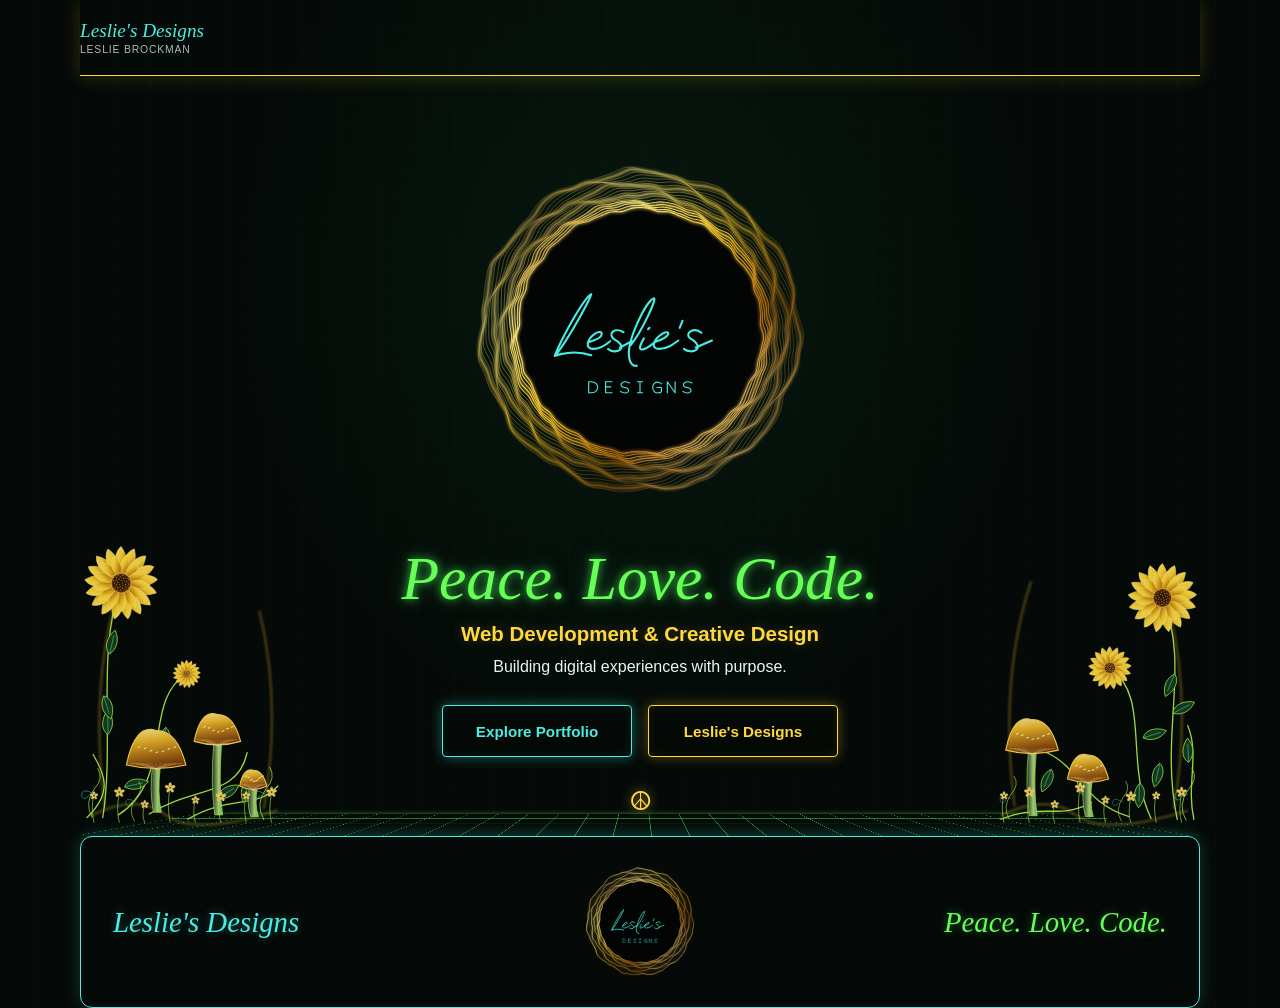
<file: index.html>
<!--Author: Leslie Brockman | Leslie's Designs | 2026 -->

<!doctype html>
<html lang="en">
<head>
  <meta charset="utf-8">
  <meta name="viewport" content="width=device-width, initial-scale=1">
  <meta name="theme-color" content="#050907">
  <meta name="description" content="Leslie's Designs: web development and creative design with purpose.">
  <title>Leslie's Designs | Peace. Love. Code.</title>
  <link rel="stylesheet" href="styles/main.css">
  <script src="js/main.js" defer></script>
</head>
<body class="home-page">
  <canvas class="matrix-rain" aria-hidden="true"></canvas>
  <div class="site-shell">
    <header class="site-header" id="home">
      <a class="wordmark" href="#home" aria-label="Leslie's Designs home">
        <span class="wordmark__name">Leslie's Designs</span>
        <span class="wordmark__tag">Leslie Brockman</span>
      </a>

      <details class="nav-disclosure nav-disclosure--responsive">
        <summary aria-label="Toggle navigation"><span class="nav-disclosure__icon" aria-hidden="true"></span></summary>
        <nav class="primary-nav" aria-label="Primary navigation">
          <ul>
            <li><a href="#home" aria-current="page">Home</a></li>
            <li><a href="pages/about.html">About</a></li>
            <li><a href="pages/portfolio.html">Portfolio</a></li>
            <li><a href="pages/services.html">Designs</a></li>
            <li><a href="pages/lab.html">Lab</a></li>
            <li><a href="pages/contact.html">Contact</a></li>
          </ul>
        </nav>
      </details>
    </header>

    <main>
      <section class="hero" aria-labelledby="hero-title">
        <div class="hero__ornament" aria-hidden="true"></div>
        <div class="hero__grid-floor" aria-hidden="true"></div>
        <div class="hero__botanical-artwork hero__botanical-artwork--left" aria-hidden="true">
          <img src="images/botanical-left.svg" alt="" decoding="async">
        </div>
        <div class="hero__botanical-artwork hero__botanical-artwork--right" aria-hidden="true">
          <img src="images/botanical-right.svg" alt="" decoding="async">
        </div>
        <figure class="hero__logo-wrap">
          <img class="hero__logo" src="images/leslies-portal.svg" alt="Leslie's Designs in turquoise lettering inside a black circular portal with glowing gold rings">
        </figure>
        <h1 id="hero-title">Peace. Love. Code.</h1>
        <p class="hero__subtitle">Web Development &amp; Creative Design</p>
        <p class="hero__support">Building digital experiences with purpose.</p>
        <div class="hero__actions">
          <a class="button button--aqua" href="pages/portfolio.html">Explore Portfolio</a>
          <a class="button button--gold" href="pages/services.html">Leslie's Designs</a>
        </div>
        <span class="hero__peace-mark" aria-hidden="true">☮</span>
      </section>
    </main>

    <footer class="site-footer">
      <a class="site-footer__brand" href="#home">Leslie's Designs</a>
      <img class="site-footer__logo" src="images/leslies-portal.svg" alt="" width="130" height="130">
      <span class="site-footer__motto">Peace. Love. Code.</span>
    </footer>
  </div>
</body>
</html>

<!-- I need notes to bring this up to coding standards and for better organization: BEM (Block Element Modifier)-->
<!--Notes:
1. Ensure all class names follow the BEM convention: block__element--modifier.
2. Keep the structure consistent: header, main, footer.
3. Use semantic HTML5 elements where appropriate.
4. Maintain accessibility with aria attributes and proper heading hierarchy.
5. Group related elements together and avoid deeply nested structures.
6. Consider separating layout and decorative elements from content elements.
7. Review the naming of blocks and elements for clarity and consistency.
-->
</file>
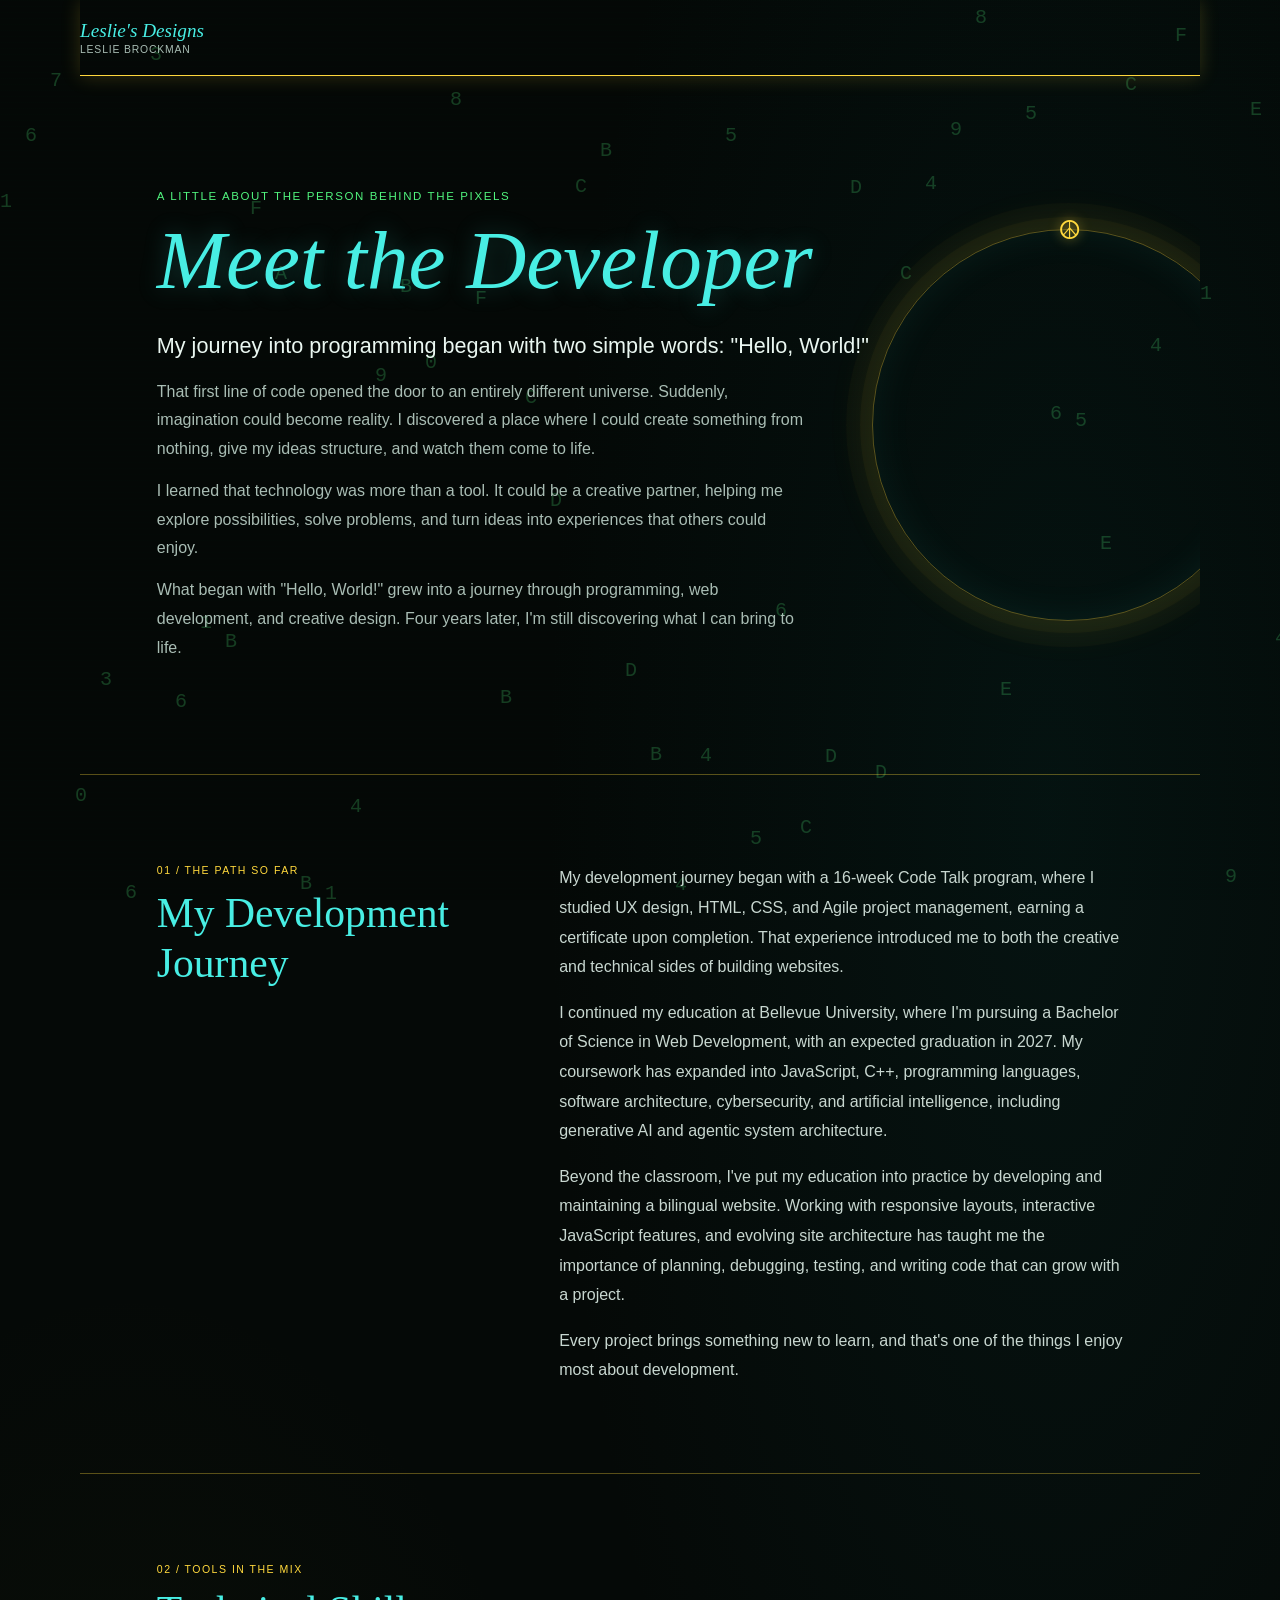
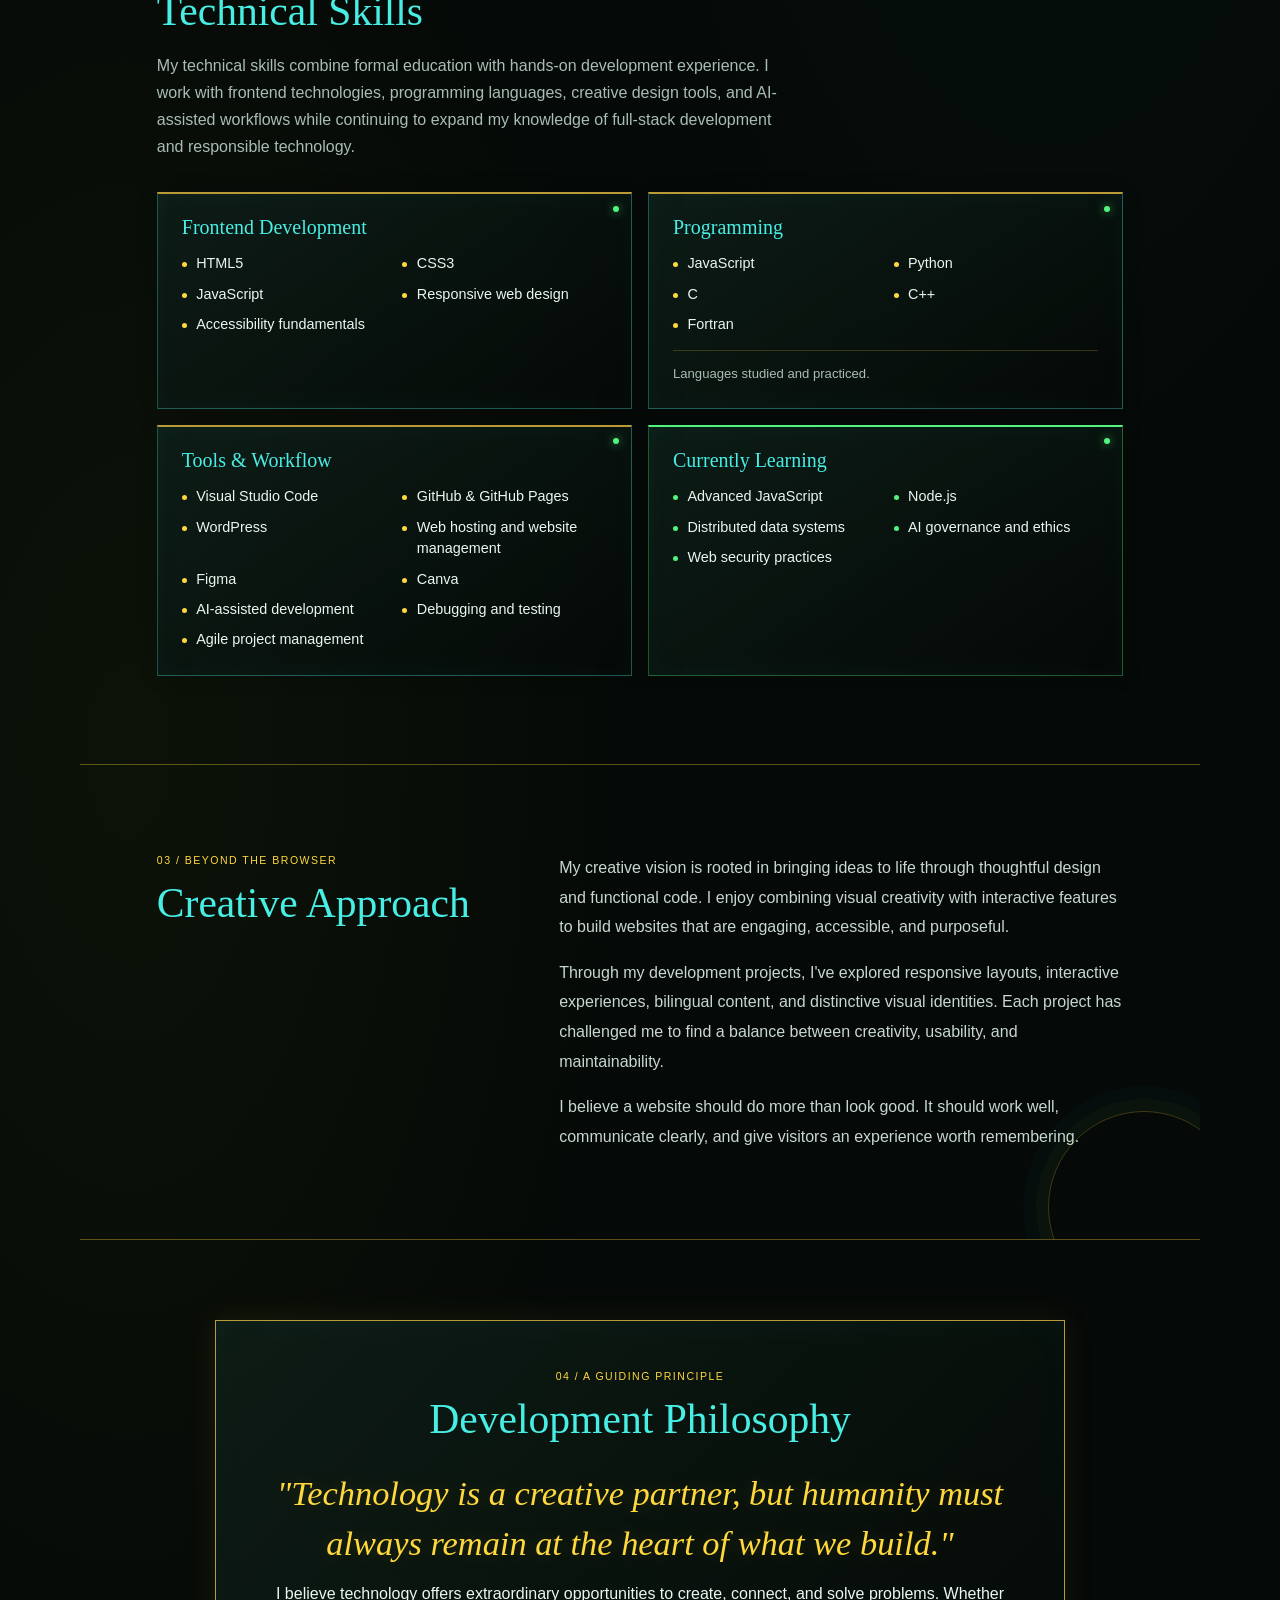
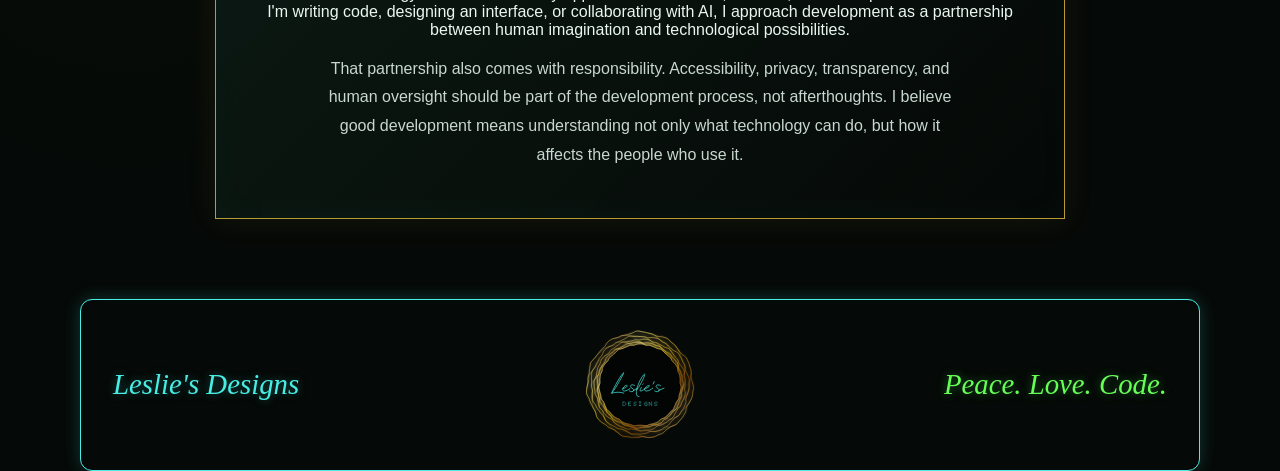
<file: pages/about.html>
<!--
 * Author: Leslie Brockman | Leslie's Designs | 2026
 * Description: About page for Leslie's Designs, introducing the developer and their journey.
 -->
<!doctype html>
<html lang="en">
<head>
  <meta charset="utf-8">
  <meta name="viewport" content="width=device-width, initial-scale=1">
  <meta name="theme-color" content="#050907">
  <meta name="description" content="Meet Leslie, explore the development skills behind Leslie's Designs, and learn about its creative direction.">
  <title>About Leslie | Leslie's Designs</title>
  <link rel="stylesheet" href="../styles/main.css">
  <link rel="stylesheet" href="../styles/about.css">
  <script src="../js/main.js" defer></script>
</head>
<body class="about-page">
  <canvas class="matrix-rain" aria-hidden="true"></canvas>
  <div class="site-shell">
    <header class="site-header" id="about-top">
      <a class="wordmark" href="../index.html#home" aria-label="Leslie's Designs home">
        <span class="wordmark__name">Leslie's Designs</span>
        <span class="wordmark__tag">Leslie Brockman</span>
      </a>

      <details class="nav-disclosure nav-disclosure--responsive">
        <summary aria-label="Toggle navigation"><span class="nav-disclosure__icon" aria-hidden="true"></span></summary>
        <nav class="primary-nav" aria-label="Primary navigation">
          <ul>
            <li><a href="../index.html#home">Home</a></li>
            <li><a href="about.html" aria-current="page">About</a></li>
            <li><a href="portfolio.html">Portfolio</a></li>
            <li><a href="services.html">Designs</a></li>
            <li><a href="lab.html">Lab</a></li>
            <li><a href="contact.html">Contact</a></li>
          </ul>
        </nav>
      </details>
    </header>

    <main class="about-main">
      <section class="about-intro" aria-labelledby="about-title">
        <p class="about-kicker">A little about the person behind the pixels</p>
        <h1 id="about-title">Meet the Developer</h1>
        <p class="about-lede">My journey into programming began with two simple words: "Hello, World!"</p>
        <p class="about-intro__detail">That first line of code opened the door to an entirely different universe. Suddenly, imagination could become reality. I discovered a place where I could create something from nothing, give my ideas structure, and watch them come to life.</p>
        <p class="about-intro__detail">I learned that technology was more than a tool. It could be a creative partner, helping me explore possibilities, solve problems, and turn ideas into experiences that others could enjoy.</p>
        <p class="about-intro__detail">What began with "Hello, World!" grew into a journey through programming, web development, and creative design. Four years later, I'm still discovering what I can bring to life.</p>
        <span class="about-sunburst" aria-hidden="true">☮</span>
      </section>

      <section class="about-section journey-section" aria-labelledby="journey-title">
        <div class="about-section__heading">
          <p class="about-index">01 / The path so far</p>
          <h2 id="journey-title">My Development Journey</h2>
        </div>
        <div class="about-prose">
          <p>My development journey began with a 16-week Code Talk program, where I studied UX design, HTML, CSS, and Agile project management, earning a certificate upon completion. That experience introduced me to both the creative and technical sides of building websites.</p>
          <p>I continued my education at Bellevue University, where I'm pursuing a Bachelor of Science in Web Development, with an expected graduation in 2027. My coursework has expanded into JavaScript, C++, programming languages, software architecture, cybersecurity, and artificial intelligence, including generative AI and agentic system architecture.</p>
          <p>Beyond the classroom, I've put my education into practice by developing and maintaining a bilingual website. Working with responsive layouts, interactive JavaScript features, and evolving site architecture has taught me the importance of planning, debugging, testing, and writing code that can grow with a project.</p>
          <p>Every project brings something new to learn, and that's one of the things I enjoy most about development.</p>
        </div>
      </section>

      <section class="about-section skills-section" aria-labelledby="skills-title">
        <div class="about-section__heading">
          <p class="about-index">02 / Tools in the mix</p>
          <h2 id="skills-title">Technical Skills</h2>
          <p class="about-section__intro">My technical skills combine formal education with hands-on development experience. I work with frontend technologies, programming languages, creative design tools, and AI-assisted workflows while continuing to expand my knowledge of full-stack development and responsible technology.</p>
        </div>
        <div class="skill-grid">
          <article class="skill-card">
            <h3>Frontend Development</h3>
            <ul>
              <li>HTML5</li>
              <li>CSS3</li>
              <li>JavaScript</li>
              <li>Responsive web design</li>
              <li>Accessibility fundamentals</li>
            </ul>
          </article>
          <article class="skill-card">
            <h3>Programming</h3>
            <ul>
              <li>JavaScript</li>
              <li>Python</li>
              <li>C</li>
              <li>C++</li>
              <li>Fortran</li>
            </ul>
            <p class="skill-card__note">Languages studied and practiced.</p>
          </article>
          <article class="skill-card">
            <h3>Tools &amp; Workflow</h3>
            <ul>
              <li>Visual Studio Code</li>
              <li>GitHub &amp; GitHub Pages</li>
              <li>WordPress</li>
              <li>Web hosting and website management</li>
              <li>Figma</li>
              <li>Canva</li>
              <li>AI-assisted development</li>
              <li>Debugging and testing</li>
              <li>Agile project management</li>
            </ul>
          </article>
          <article class="skill-card skill-card--learning">
            <h3>Currently Learning</h3>
            <ul>
              <li>Advanced JavaScript</li>
              <li>Node.js</li>
              <li>Distributed data systems</li>
              <li>AI governance and ethics</li>
              <li>Web security practices</li>
            </ul>
          </article>
        </div>
      </section>

      <section class="about-section vision-section" aria-labelledby="vision-title">
        <div class="about-section__heading">
          <p class="about-index">03 / Beyond the browser</p>
          <h2 id="vision-title">Creative Approach</h2>
        </div>
        <div class="about-prose">
          <p>My creative vision is rooted in bringing ideas to life through thoughtful design and functional code. I enjoy combining visual creativity with interactive features to build websites that are engaging, accessible, and purposeful.</p>
          <p>Through my development projects, I've explored responsive layouts, interactive experiences, bilingual content, and distinctive visual identities. Each project has challenged me to find a balance between creativity, usability, and maintainability.</p>
          <p>I believe a website should do more than look good. It should work well, communicate clearly, and give visitors an experience worth remembering.</p>
        </div>
        <span class="vision-orbit" aria-hidden="true"></span>
      </section>

      <section class="philosophy-section" aria-labelledby="philosophy-title">
        <p class="about-index">04 / A guiding principle</p>
        <h2 id="philosophy-title">Development Philosophy</h2>
        <blockquote>"Technology is a creative partner, but humanity must always remain at the heart of what we build."</blockquote>
        <p>I believe technology offers extraordinary opportunities to create, connect, and solve problems. Whether I'm writing code, designing an interface, or collaborating with AI, I approach development as a partnership between human imagination and technological possibilities.</p>
        <p>That partnership also comes with responsibility. Accessibility, privacy, transparency, and human oversight should be part of the development process, not afterthoughts. I believe good development means understanding not only what technology can do, but how it affects the people who use it.</p>
      </section>
    </main>

    <footer class="site-footer">
      <a class="site-footer__brand" href="../index.html#home">Leslie's Designs</a>
      <img class="site-footer__logo" src="../images/leslies-portal.svg" alt="" width="130" height="130">
      <span class="site-footer__motto">Peace. Love. Code.</span>
    </footer>
  </div>
</body>
</html>
</file>
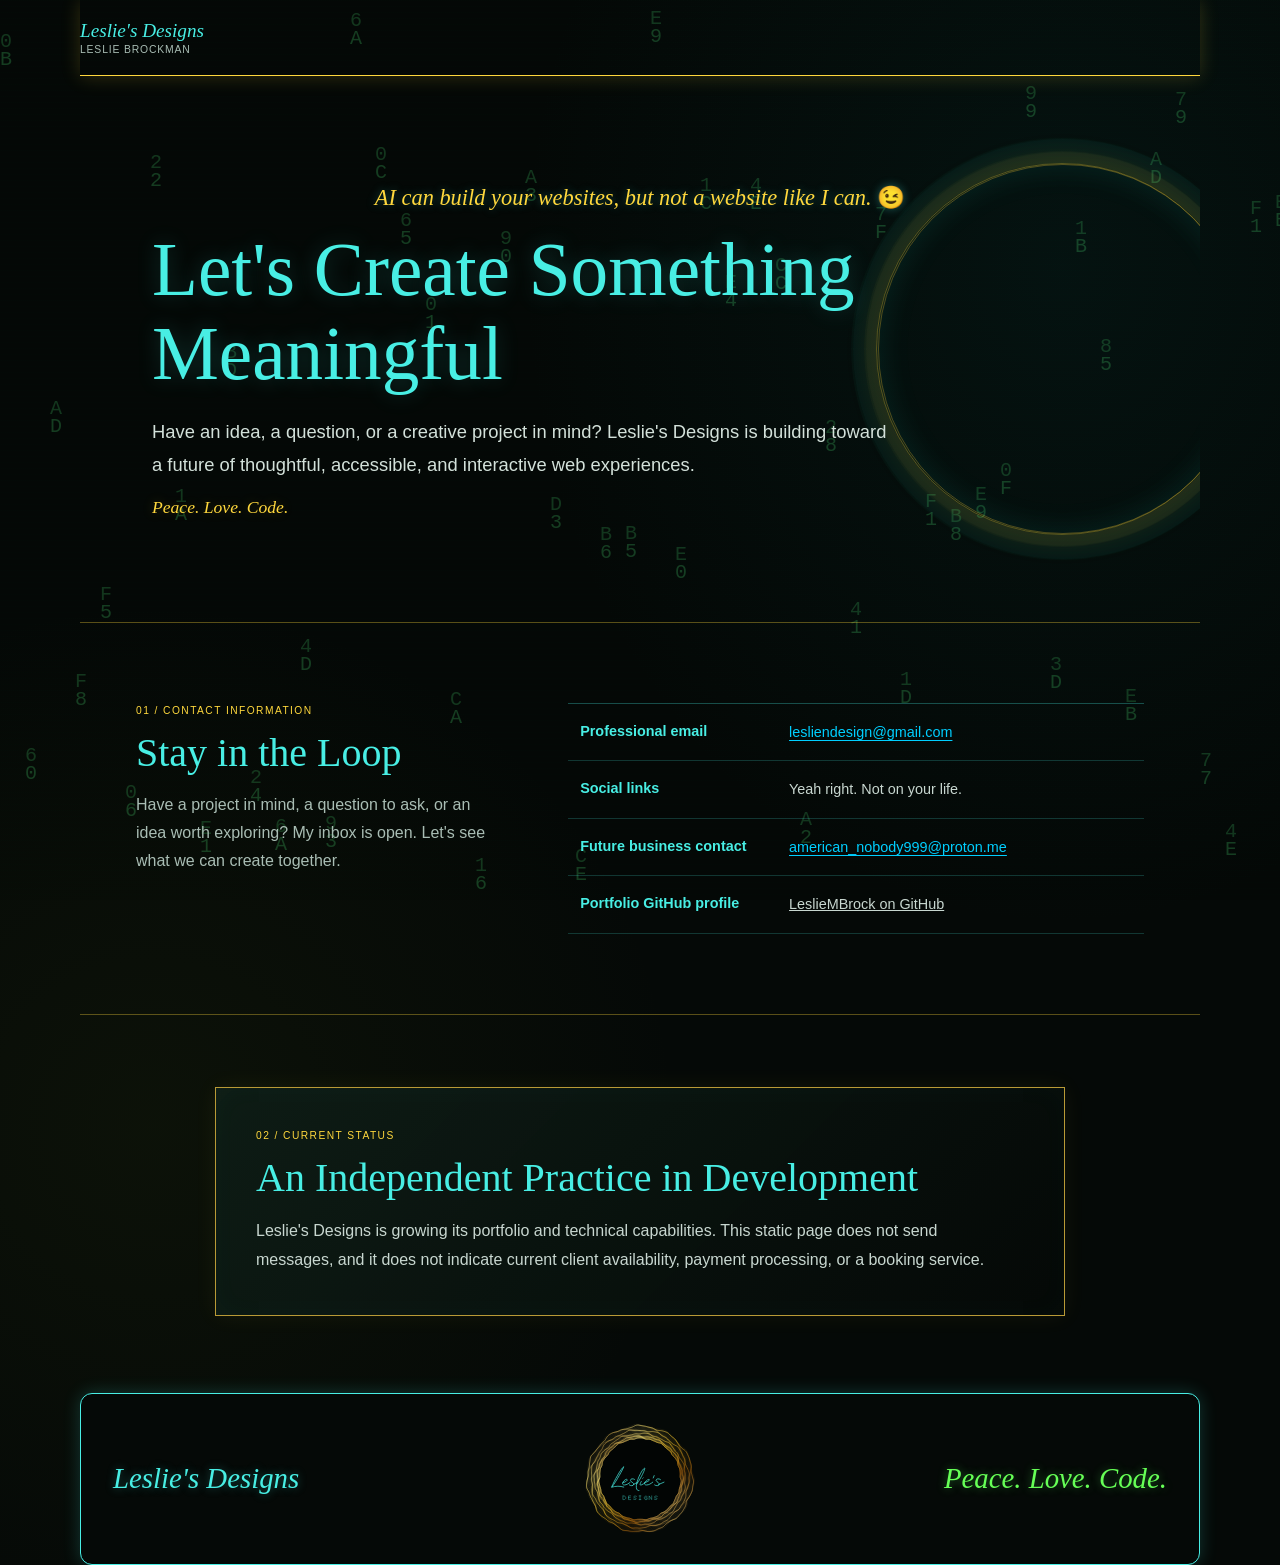
<file: pages/contact.html>
<!--
 * Author: Leslie Brockman | Leslie's Designs | 2026
 * Description: Contact page for Leslie's Designs, providing ways to get in touch with the developer.
 -->
<!doctype html>
<html lang="en">
<head>
  <meta charset="utf-8">
  <meta name="viewport" content="width=device-width, initial-scale=1">
  <meta name="theme-color" content="#050907">
  <meta name="description" content="Contact information for Leslie's Designs, an independent creative practice in development.">
  <title>Contact | Leslie's Designs</title>
  <link rel="stylesheet" href="../styles/main.css">
  <link rel="stylesheet" href="../styles/contact.css">
  <script src="../js/main.js" defer></script>
</head>
<body class="contact-page">
  <canvas class="matrix-rain" aria-hidden="true"></canvas>
  <div class="site-shell">
    <header class="site-header" id="contact-top">
      <a class="wordmark" href="../index.html#home" aria-label="Leslie's Designs home">
        <span class="wordmark__name">Leslie's Designs</span>
        <span class="wordmark__tag">Leslie Brockman</span>
      </a>

      <details class="nav-disclosure nav-disclosure--responsive">
        <summary aria-label="Toggle navigation"><span class="nav-disclosure__icon" aria-hidden="true"></span></summary>
        <nav class="primary-nav" aria-label="Primary navigation">
          <ul>
            <li><a href="../index.html#home">Home</a></li>
            <li><a href="about.html">About</a></li>
            <li><a href="portfolio.html">Portfolio</a></li>
            <li><a href="services.html">Designs</a></li>
            <li><a href="lab.html">Lab</a></li>
            <li><a href="contact.html" aria-current="page">Contact</a></li>
          </ul>
        </nav>
      </details>
    </header>

    <main class="contact-main">
      <section class="contact-intro" aria-labelledby="contact-title">
        <p class="contact-kicker">AI can build your websites, but not a website like I can. 😉</p>
        <h1 id="contact-title">Let's Create Something Meaningful</h1>
        <p>Have an idea, a question, or a creative project in mind? Leslie's Designs is building toward a future of thoughtful, accessible, and interactive web experiences.</p>
        <p class="contact-tagline">Peace. Love. Code.</p>
        <span class="contact-orbit" aria-hidden="true"></span>
      </section>

      <section class="contact-details" aria-labelledby="contact-details-title">
        <div class="contact-details__heading">
          <p class="contact-index">01 / Contact information</p>
          <h2 id="contact-details-title">Stay in the Loop</h2>
          <p>Have a project in mind, a question to ask, or an idea worth exploring? My inbox is open. Let's see what we can create together.</p>
        </div>
        <dl class="contact-list">
          <div class="contact-item">
            <dt>Professional email</dt>
            <dd><a href="mailto:lesliendesign@gmail.com">lesliendesign@gmail.com</a></dd>
          </div>
          <div class="contact-item">
            <dt>Social links</dt>
            <dd>Yeah right. Not on your life.</dd>
          </div>
          <div class="contact-item">
            <dt>Future business contact</dt>
            <dd><a href="mailto:american_nobody999@proton.me">american_nobody999@proton.me</a></dd>
          </div>
          <div class="contact-item">
            <dt>Portfolio GitHub profile</dt>
            <dd><a href="https://github.com/LeslieMBrock" target="_blank" rel="noopener noreferrer">LeslieMBrock on GitHub</a></dd>
          </div>
        </dl>
      </section>

      <section class="contact-status" aria-labelledby="contact-status-title">
        <p class="contact-index">02 / Current status</p>
        <h2 id="contact-status-title">An Independent Practice in Development</h2>
        <p>Leslie's Designs is growing its portfolio and technical capabilities. This static page does not send messages, and it does not indicate current client availability, payment processing, or a booking service.</p>
      </section>
    </main>

    <footer class="site-footer">
      <a class="site-footer__brand" href="../index.html#home">Leslie's Designs</a>
      <img class="site-footer__logo" src="../images/leslies-portal.svg" alt="" width="130" height="130">
      <span class="site-footer__motto">Peace. Love. Code.</span>
    </footer>
  </div>
</body>
</html>
</file>
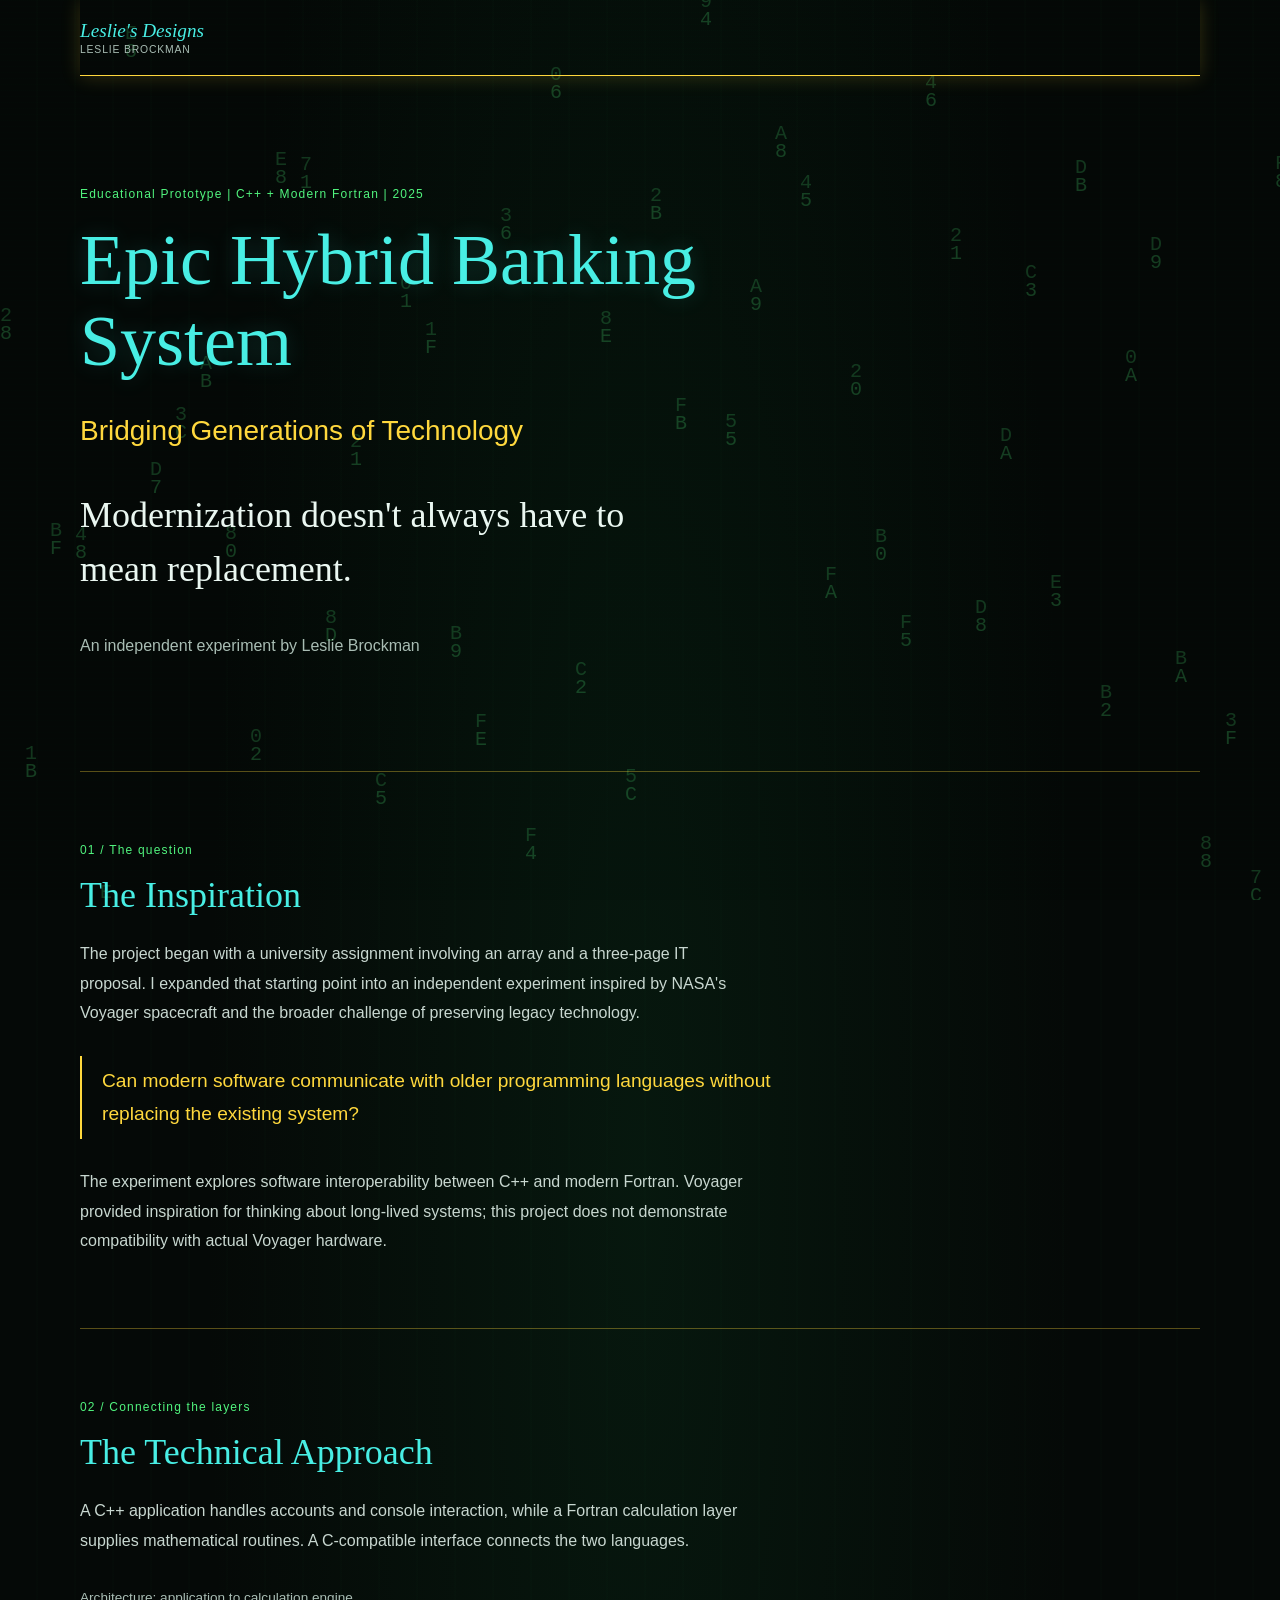
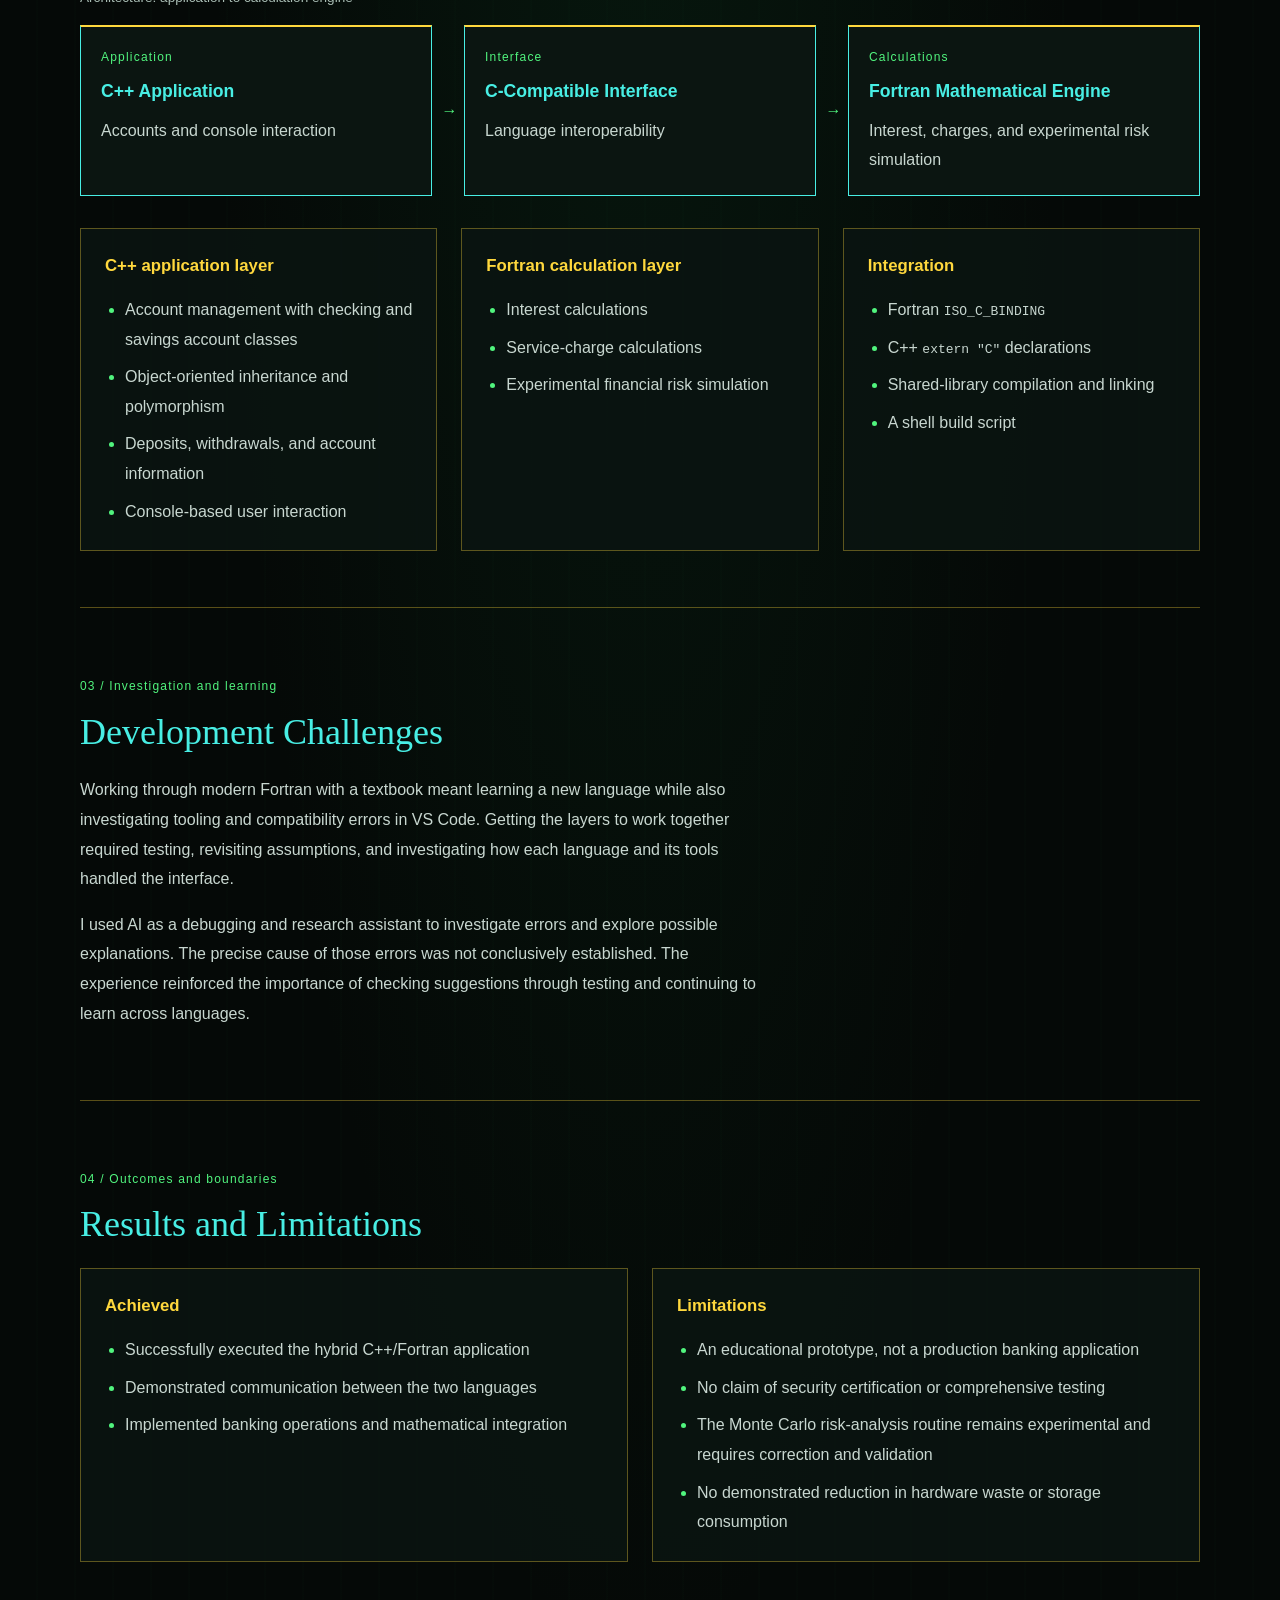
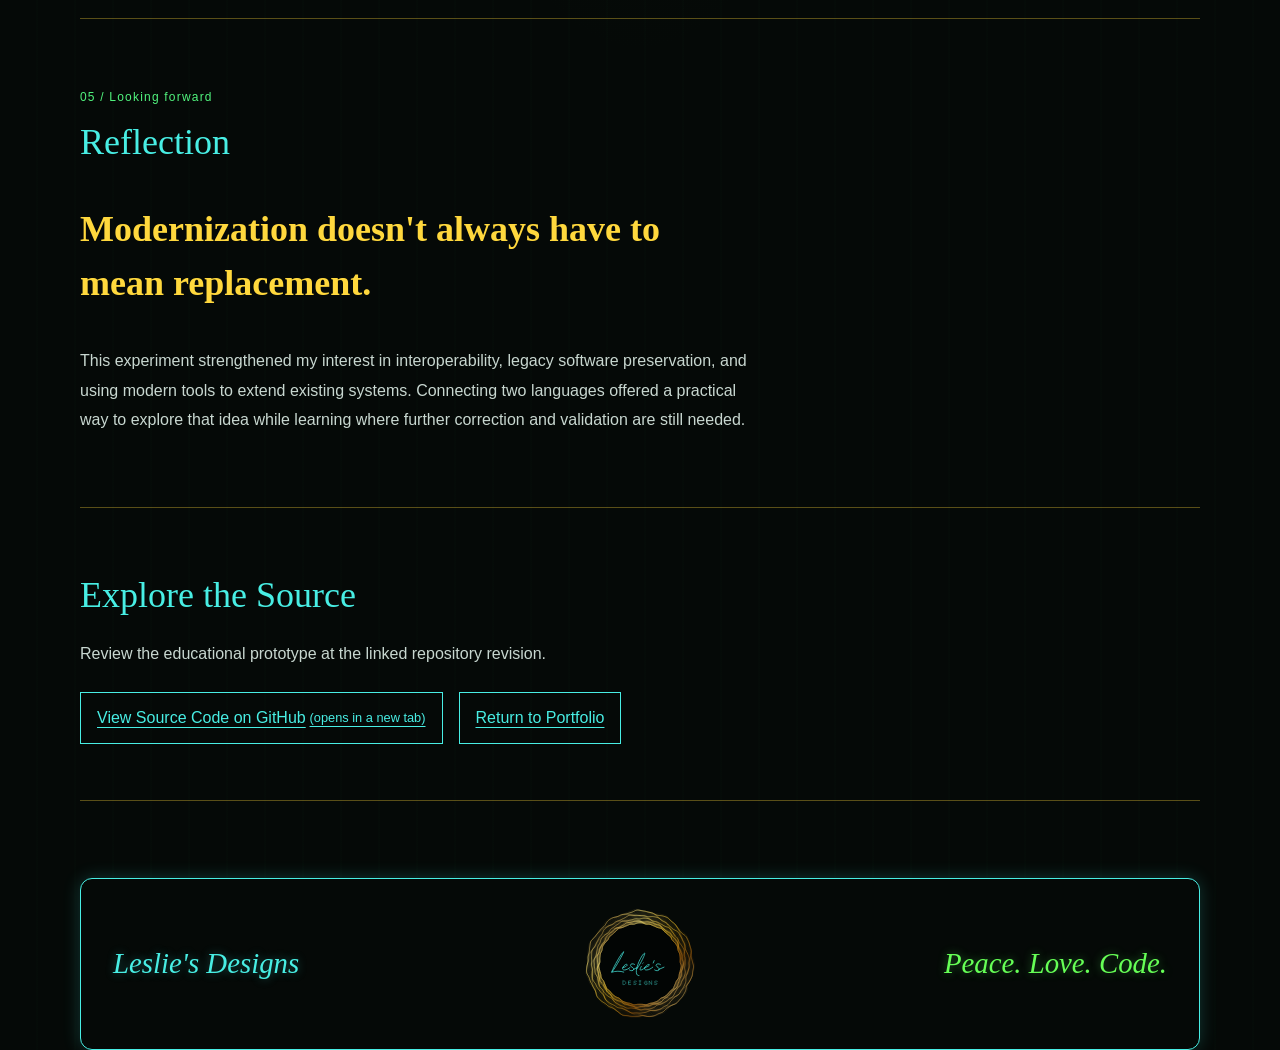
<file: pages/epic-banking.html>
<!--
 * Author: Leslie Brockman | Leslie's Designs | 2026
 * Description: Epic Hybrid Banking System case study page.
 -->
<!doctype html>
<html lang="en">
<head>
  <meta charset="utf-8">
  <meta name="viewport" content="width=device-width, initial-scale=1">
  <meta name="theme-color" content="#050907">
  <meta name="description" content="Leslie Brockman's Epic Hybrid Banking System: an educational C++ and modern Fortran interoperability case study.">
  <title>Epic Hybrid Banking System | Leslie's Designs</title>
  <link rel="stylesheet" href="../styles/main.css">
  <link rel="stylesheet" href="../styles/portfolio.css">
  <link rel="stylesheet" href="../styles/epic-banking.css">
  <script src="../js/main.js" defer></script>
</head>
<body class="portfolio-page banking-page">
  <a class="banking-skip-link" href="#main-content">Skip to case study</a>
  <canvas class="matrix-rain" aria-hidden="true"></canvas>
  <div class="site-shell">
    <header class="site-header" id="case-study-top">
      <a class="wordmark" href="../index.html#home" aria-label="Leslie's Designs home">
        <span class="wordmark__name">Leslie's Designs</span>
        <span class="wordmark__tag">Leslie Brockman</span>
      </a>

      <details class="nav-disclosure nav-disclosure--responsive">
        <summary aria-label="Toggle navigation"><span class="nav-disclosure__icon" aria-hidden="true"></span></summary>
        <nav class="primary-nav" aria-label="Primary navigation">
          <ul>
            <li><a href="../index.html#home">Home</a></li>
            <li><a href="about.html">About</a></li>
            <li><a href="portfolio.html" aria-current="location">Portfolio</a></li>
            <li><a href="services.html">Designs</a></li>
            <li><a href="lab.html">Lab</a></li>
            <li><a href="contact.html">Contact</a></li>
          </ul>
        </nav>
      </details>
    </header>

    <main class="banking-main" id="main-content">
      <article aria-labelledby="banking-title">
        <header class="banking-hero">
          <p class="banking-label">Educational Prototype | C++ + Modern Fortran | 2025</p>
          <h1 id="banking-title">Epic Hybrid Banking System</h1>
          <p class="banking-subtitle">Bridging Generations of Technology</p>
          <p class="banking-statement">Modernization doesn't always have to mean replacement.</p>
          <p class="banking-byline">An independent experiment by Leslie Brockman</p>
        </header>

        <section class="banking-section" aria-labelledby="inspiration-title">
          <p class="banking-label">01 / The question</p>
          <h2 id="inspiration-title">The Inspiration</h2>
          <p>The project began with a university assignment involving an array and a three-page IT proposal. I expanded that starting point into an independent experiment inspired by NASA's Voyager spacecraft and the broader challenge of preserving legacy technology.</p>
          <blockquote>Can modern software communicate with older programming languages without replacing the existing system?</blockquote>
          <p>The experiment explores software interoperability between C++ and modern Fortran. Voyager provided inspiration for thinking about long-lived systems; this project does not demonstrate compatibility with actual Voyager hardware.</p>
        </section>

        <section class="banking-section" aria-labelledby="approach-title">
          <p class="banking-label">02 / Connecting the layers</p>
          <h2 id="approach-title">The Technical Approach</h2>
          <p>A C++ application handles accounts and console interaction, while a Fortran calculation layer supplies mathematical routines. A C-compatible interface connects the two languages.</p>
          <figure class="banking-architecture">
            <figcaption>Architecture: application to calculation engine</figcaption>
            <ol class="banking-flow">
              <li><span class="banking-label">Application</span><strong>C++ Application</strong><span>Accounts and console interaction</span></li>
              <li><span class="banking-label">Interface</span><strong>C-Compatible Interface</strong><span>Language interoperability</span></li>
              <li><span class="banking-label">Calculations</span><strong>Fortran Mathematical Engine</strong><span>Interest, charges, and experimental risk simulation</span></li>
            </ol>
          </figure>
          <div class="banking-layers">
            <section aria-labelledby="cpp-title">
              <h3 id="cpp-title">C++ application layer</h3>
              <ul>
                <li>Account management with checking and savings account classes</li>
                <li>Object-oriented inheritance and polymorphism</li>
                <li>Deposits, withdrawals, and account information</li>
                <li>Console-based user interaction</li>
              </ul>
            </section>
            <section aria-labelledby="fortran-title">
              <h3 id="fortran-title">Fortran calculation layer</h3>
              <ul>
                <li>Interest calculations</li>
                <li>Service-charge calculations</li>
                <li>Experimental financial risk simulation</li>
              </ul>
            </section>
            <section aria-labelledby="integration-title">
              <h3 id="integration-title">Integration</h3>
              <ul>
                <li>Fortran <code>ISO_C_BINDING</code></li>
                <li>C++ <code>extern "C"</code> declarations</li>
                <li>Shared-library compilation and linking</li>
                <li>A shell build script</li>
              </ul>
            </section>
          </div>
        </section>

        <section class="banking-section" aria-labelledby="challenges-title">
          <p class="banking-label">03 / Investigation and learning</p>
          <h2 id="challenges-title">Development Challenges</h2>
          <p>Working through modern Fortran with a textbook meant learning a new language while also investigating tooling and compatibility errors in VS Code. Getting the layers to work together required testing, revisiting assumptions, and investigating how each language and its tools handled the interface.</p>
          <p>I used AI as a debugging and research assistant to investigate errors and explore possible explanations. The precise cause of those errors was not conclusively established. The experience reinforced the importance of checking suggestions through testing and continuing to learn across languages.</p>
        </section>

        <section class="banking-section" aria-labelledby="results-title">
          <p class="banking-label">04 / Outcomes and boundaries</p>
          <h2 id="results-title">Results and Limitations</h2>
          <div class="banking-results">
            <section aria-labelledby="achieved-title">
              <h3 id="achieved-title">Achieved</h3>
              <ul>
                <li>Successfully executed the hybrid C++/Fortran application</li>
                <li>Demonstrated communication between the two languages</li>
                <li>Implemented banking operations and mathematical integration</li>
              </ul>
            </section>
            <section aria-labelledby="limitations-title">
              <h3 id="limitations-title">Limitations</h3>
              <ul>
                <li>An educational prototype, not a production banking application</li>
                <li>No claim of security certification or comprehensive testing</li>
                <li>The Monte Carlo risk-analysis routine remains experimental and requires correction and validation</li>
                <li>No demonstrated reduction in hardware waste or storage consumption</li>
              </ul>
            </section>
          </div>
        </section>

        <section class="banking-section banking-reflection" aria-labelledby="reflection-title">
          <p class="banking-label">05 / Looking forward</p>
          <h2 id="reflection-title">Reflection</h2>
          <p class="banking-statement"><strong>Modernization doesn't always have to mean replacement.</strong></p>
          <p>This experiment strengthened my interest in interoperability, legacy software preservation, and using modern tools to extend existing systems. Connecting two languages offered a practical way to explore that idea while learning where further correction and validation are still needed.</p>
        </section>

        <section class="banking-section" aria-labelledby="source-title">
          <h2 id="source-title">Explore the Source</h2>
          <p>Review the educational prototype at the linked repository revision.</p>
          <div class="banking-actions">
            <a href="https://github.com/american-nobody999/five-match/tree/deac3d597831bcd6e1f65d9238e206b8169f42e9/Epic_Hybrid_Banking_System" target="_blank" rel="noopener noreferrer">View Source Code on GitHub<span class="banking-link-note"> (opens in a new tab)</span></a>
            <a href="portfolio.html">Return to Portfolio</a>
          </div>
        </section>
      </article>
    </main>

    <footer class="site-footer">
      <a class="site-footer__brand" href="../index.html#home">Leslie's Designs</a>
      <img class="site-footer__logo" src="../images/leslies-portal.svg" alt="" width="130" height="130">
      <span class="site-footer__motto">Peace. Love. Code.</span>
    </footer>
  </div>
</body>
</html>
</file>
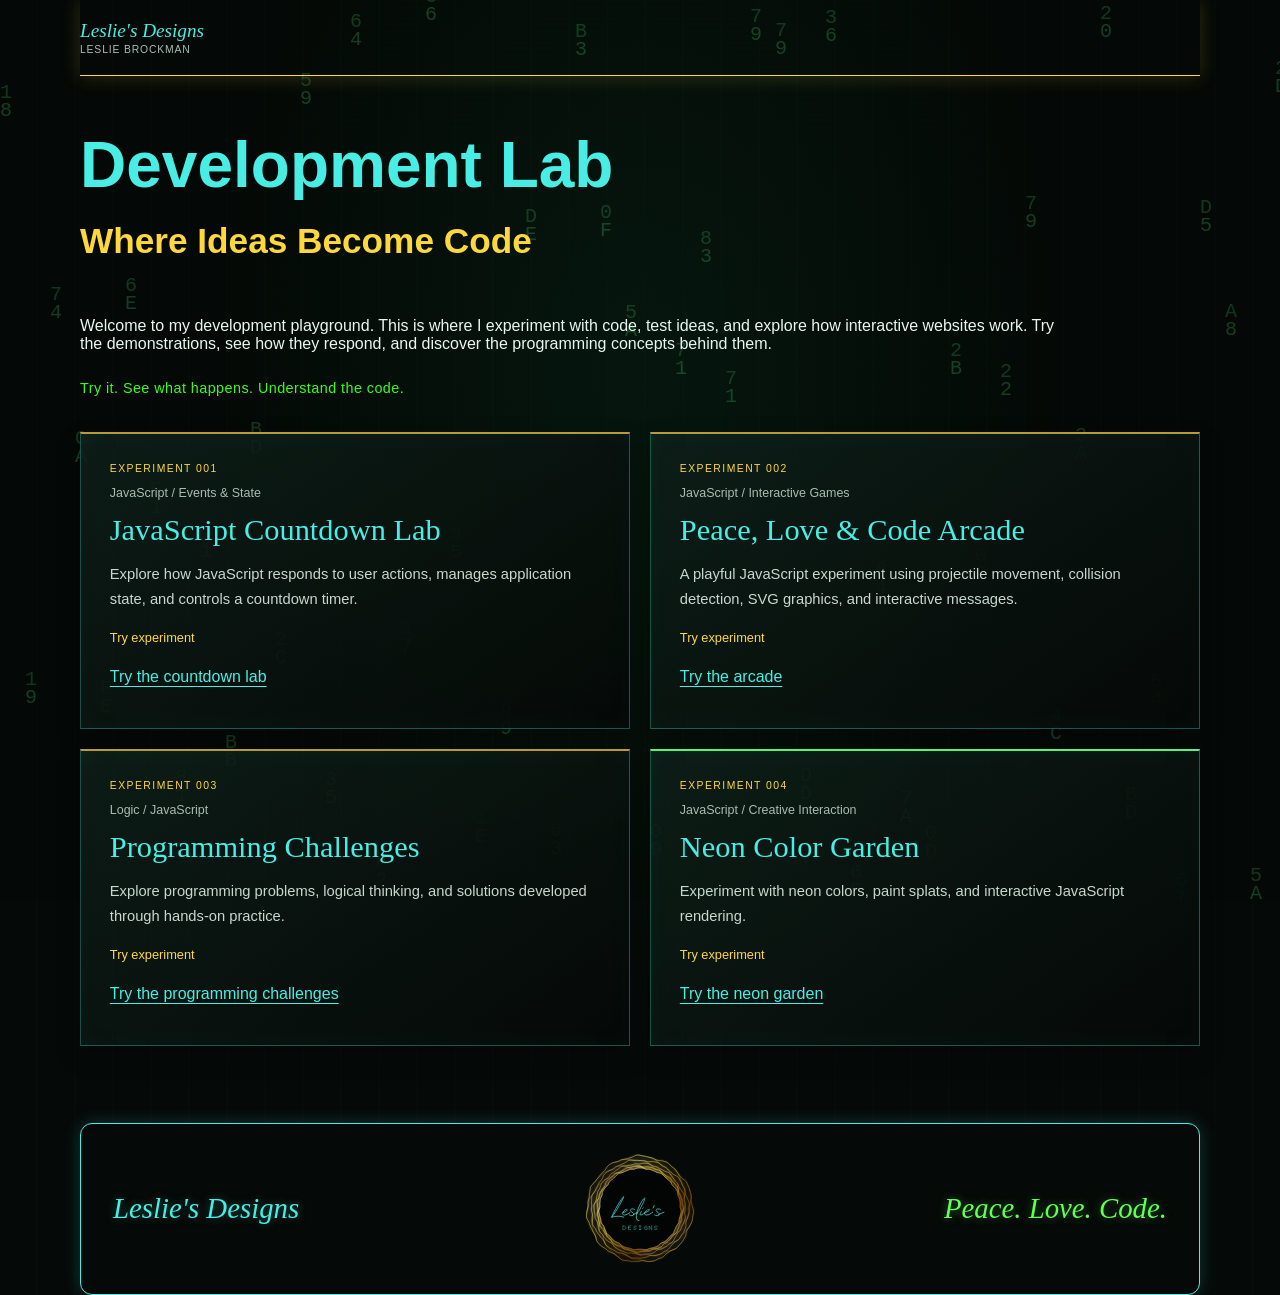
<file: pages/lab.html>
<!--
 * Author: Leslie Brockman | Leslie's Designs | 2026
 * Description: Development Lab page for experimenting with code and interactive web concepts.
 -->
<!doctype html>
<html lang="en">
<head>
  <meta charset="utf-8">
  <meta name="viewport" content="width=device-width, initial-scale=1">
  <meta name="theme-color" content="#050907">
  <meta name="description" content="Learning areas and technical explorations in the Leslie's Designs Development Lab.">
  <title>Development Lab | Leslie's Designs</title>
  <link rel="stylesheet" href="../styles/main.css">
  <link rel="stylesheet" href="../styles/lab.css">
  <script src="../js/main.js" defer></script>
</head>
<body class="lab-page">
  <canvas class="matrix-rain" aria-hidden="true"></canvas>
  <div class="site-shell">
    <header class="site-header" id="lab-top">
      <a class="wordmark" href="../index.html#home" aria-label="Leslie's Designs home">
        <span class="wordmark__name">Leslie's Designs</span>
        <span class="wordmark__tag">Leslie Brockman</span>
      </a>

      <details class="nav-disclosure nav-disclosure--responsive">
        <summary aria-label="Toggle navigation"><span class="nav-disclosure__icon" aria-hidden="true"></span></summary>
        <nav class="primary-nav" aria-label="Primary navigation">
          <ul>
            <li><a href="../index.html#home">Home</a></li>
            <li><a href="about.html">About</a></li>
            <li><a href="portfolio.html">Portfolio</a></li>
            <li><a href="services.html">Designs</a></li>
            <li><a href="lab.html" aria-current="page">Lab</a></li>
            <li><a href="contact.html">Contact</a></li>
          </ul>
        </nav>
      </details>
    </header>

    <main class="lab-main">
      <section class="page-intro" aria-labelledby="lab-title">
        <h1 id="lab-title">Development Lab <span>Where Ideas Become Code</span></h1>
        <p>Welcome to my development playground. This is where I experiment with code, test ideas, and explore how interactive websites work. Try the demonstrations, see how they respond, and discover the programming concepts behind them.</p>
      </section>

      <p class="lab-pattern">Try it. See what happens. Understand the code.</p>

      <section class="lab-grid" aria-label="Development Lab experiments">
        <article class="lab-card">
          <p class="lab-card__index">Experiment 001</p>
          <p class="lab-card__category">JavaScript / Events &amp; State</p>
          <h2>JavaScript Countdown Lab</h2>
          <p class="lab-card__summary">Explore how JavaScript responds to user actions, manages application state, and controls a countdown timer.</p>
          <p class="lab-card__status">Try experiment</p>
          <a class="lab-card__link" href="lab/countdown.html">Try the countdown lab</a>
        </article>
        <article class="lab-card">
          <p class="lab-card__index">Experiment 002</p>
          <p class="lab-card__category">JavaScript / Interactive Games</p>
          <h2>Peace, Love &amp; Code Arcade</h2>
          <p class="lab-card__summary">A playful JavaScript experiment using projectile movement, collision detection, SVG graphics, and interactive messages.</p>
          <p class="lab-card__status">Try experiment</p>
          <a class="lab-card__link" href="lab/peace-love-code.html">Try the arcade</a>
        </article>
        <article class="lab-card">
          <p class="lab-card__index">Experiment 003</p>
          <p class="lab-card__category">Logic / JavaScript</p>
          <h2>Programming Challenges</h2>
          <p class="lab-card__summary">Explore programming problems, logical thinking, and solutions developed through hands-on practice.</p>
          <p class="lab-card__status">Try experiment</p>
          <a class="lab-card__link" href="lab/programming-challenges.html">Try the programming challenges</a>
        </article>
        <article class="lab-card lab-card--security">
          <p class="lab-card__index">Experiment 004</p>
          <p class="lab-card__category">JavaScript / Creative Interaction</p>
          <h2>Neon Color Garden</h2>
          <p class="lab-card__summary">Experiment with neon colors, paint splats, and interactive JavaScript rendering.</p>
          <p class="lab-card__status">Try experiment</p>
          <a class="lab-card__link" href="lab/neon-color-garden.html">Try the neon garden</a>
        </article>
      </section>
    </main>

    <footer class="site-footer">
      <a class="site-footer__brand" href="../index.html#home">Leslie's Designs</a>
      <img class="site-footer__logo" src="../images/leslies-portal.svg" alt="" width="130" height="130">
      <span class="site-footer__motto">Peace. Love. Code.</span>
    </footer>
  </div>
</body>
</html>
</file>
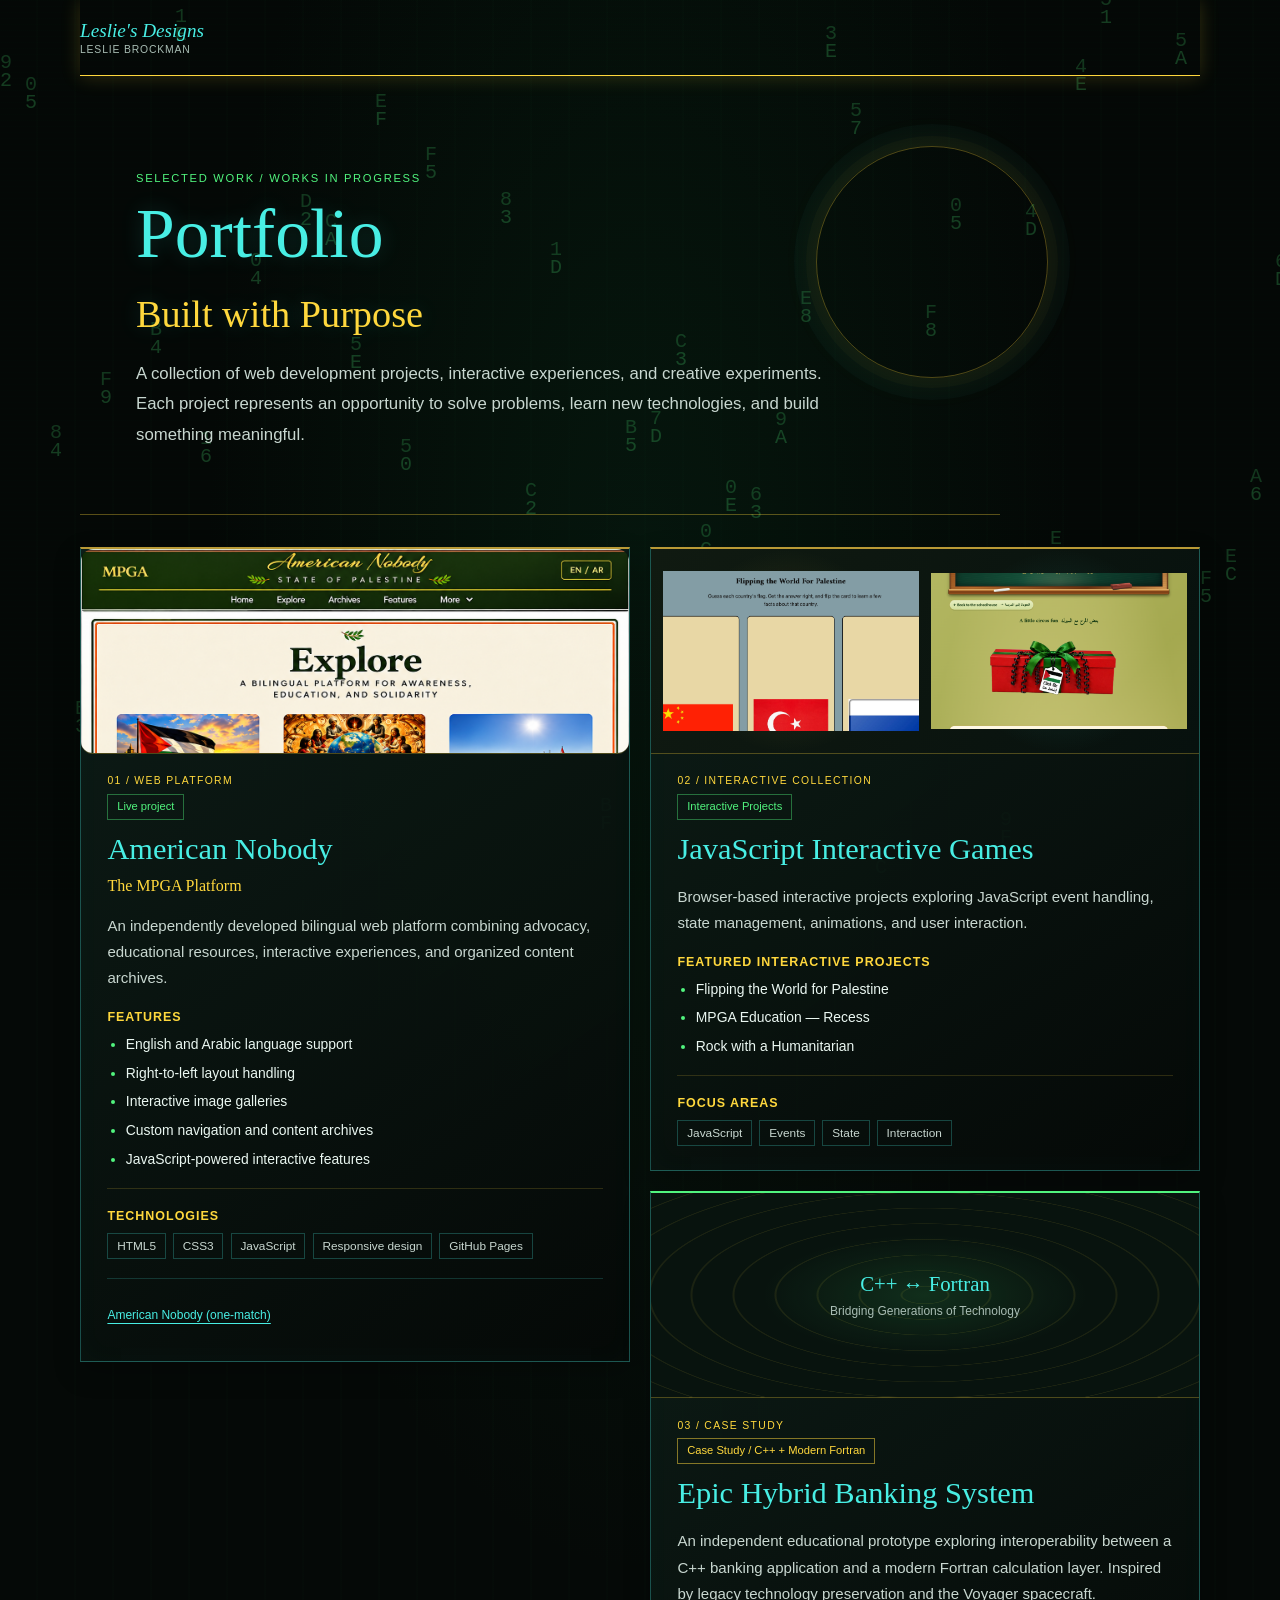
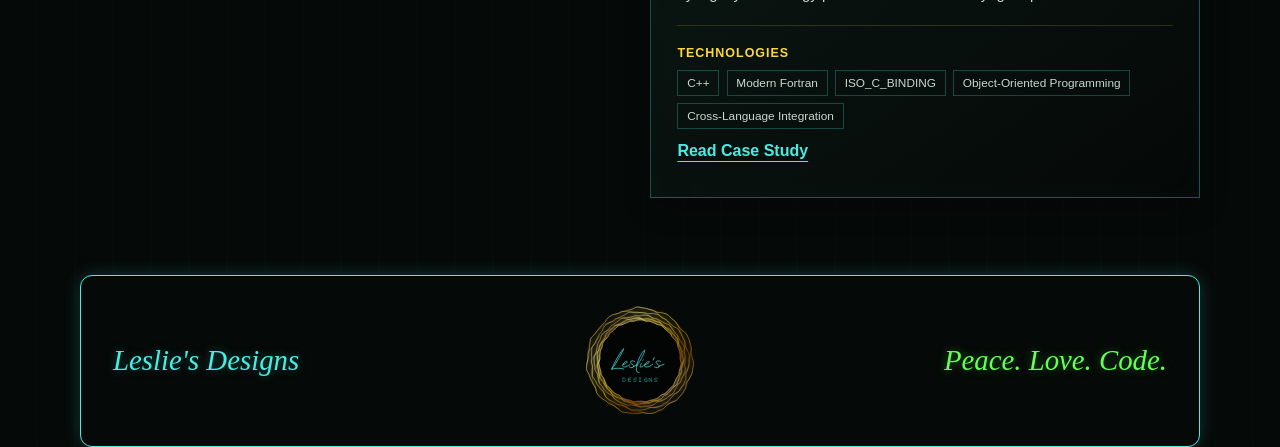
<file: pages/portfolio.html>
<!--
 * Author: Leslie Brockman | Leslie's Designs | 2026
 * Description: Portfolio page showcasing web development projects, interactive experiences, and creative experiments.
 -->
<!doctype html>
<html lang="en">
<head>
  <meta charset="utf-8">
  <meta name="viewport" content="width=device-width, initial-scale=1">
  <meta name="theme-color" content="#050907">
  <meta name="description" content="Web development projects, interactive experiences, and creative experiments from Leslie's Designs.">
  <title>Portfolio | Leslie's Designs</title>
  <link rel="stylesheet" href="../styles/main.css">
  <link rel="stylesheet" href="../styles/portfolio.css">
  <script src="../js/main.js" defer></script>
</head>
<body class="portfolio-page">
  <canvas class="matrix-rain" aria-hidden="true"></canvas>
  <div class="site-shell">
    <header class="site-header" id="portfolio-top">
      <a class="wordmark" href="../index.html#home" aria-label="Leslie's Designs home">
        <span class="wordmark__name">Leslie's Designs</span>
        <span class="wordmark__tag">Leslie Brockman</span>
      </a>

      <details class="nav-disclosure nav-disclosure--responsive">
        <summary aria-label="Toggle navigation"><span class="nav-disclosure__icon" aria-hidden="true"></span></summary>
        <nav class="primary-nav" aria-label="Primary navigation">
          <ul>
            <li><a href="../index.html#home">Home</a></li>
            <li><a href="about.html">About</a></li>
            <li><a href="portfolio.html" aria-current="page">Portfolio</a></li>
            <li><a href="services.html">Designs</a></li>
            <li><a href="lab.html">Lab</a></li>
            <li><a href="contact.html">Contact</a></li>
          </ul>
        </nav>
      </details>
    </header>

    <main class="portfolio-main">
      <section class="page-intro" aria-labelledby="portfolio-title">
        <p class="page-kicker">Selected work / works in progress</p>
        <h1 id="portfolio-title">Portfolio <span>Built with Purpose</span></h1>
        <p>A collection of web development projects, interactive experiences, and creative experiments. Each project represents an opportunity to solve problems, learn new technologies, and build something meaningful.</p>
      </section>

      <section class="project-grid" aria-label="Portfolio projects">
        <article class="project-card project-card--featured">
          <div class="project-visual project-visual--nobody">
            <img src="../images/port-1.png" alt="American Nobody bilingual web platform homepage screenshot">
          </div>
          <div class="project-card__body">
            <div class="project-card__heading">
              <p class="project-index">01 / Web platform</p>
              <span class="status-pill">Live project</span>
              <h2>American Nobody</h2>
              <p class="project-subtitle">The MPGA Platform</p>
            </div>
            <p class="project-description">An independently developed bilingual web platform combining advocacy, educational resources, interactive experiences, and organized content archives.</p>
            <h3>Features</h3>
            <ul class="feature-list">
              <li>English and Arabic language support</li>
              <li>Right-to-left layout handling</li>
              <li>Interactive image galleries</li>
              <li>Custom navigation and content archives</li>
              <li>JavaScript-powered interactive features</li>
            </ul>
            <div class="project-meta">
              <h3>Technologies</h3>
              <ul class="tag-list" aria-label="Technologies used">
                <li>HTML5</li>
                <li>CSS3</li>
                <li>JavaScript</li>
                <li>Responsive design</li>
                <li>GitHub Pages</li>
              </ul>
            </div>
            <div class="project-links" aria-label="American Nobody project links">
              <a href="https://github.com/american-nobody999/One-match" target="_blank" rel="noopener noreferrer">American Nobody (one-match)</a>
            </div>
          </div>
        </article>

        <article class="project-card">
          <div class="project-visual project-visual--games">
            <img
              src="../images/port-2.png"
              alt="Flipping the World for Palestine interactive flag identification game"
              loading="lazy"
            >
            <img
              src="../images/port-3.png"
              alt="MPGA Education interactive Recess page featuring a gift box activity"
              loading="lazy"
            >
          </div>
          <div class="project-card__body">
            <div class="project-card__heading">
              <p class="project-index">02 / Interactive collection</p>
              <span class="status-pill">Interactive Projects</span>
              <h2>JavaScript Interactive Games</h2>
            </div>
            <p class="project-description">Browser-based interactive projects exploring JavaScript event handling, state management, animations, and user interaction.</p>
            <h3>Featured Interactive Projects</h3>
            <ul class="feature-list">
              <li>Flipping the World for Palestine</li>
              <li>MPGA Education — Recess</li>
              <li>Rock with a Humanitarian</li>
            </ul>
            <div class="project-meta">
              <h3>Focus areas</h3>
              <ul class="tag-list" aria-label="Project focus areas">
                <li>JavaScript</li>
                <li>Events</li>
                <li>State</li>
                <li>Interaction</li>
              </ul>
            </div>
          </div>
        </article>

        <article class="project-card project-card--concept">
          <div class="project-visual project-visual--memorial">
            <span>C++ ↔ Fortran</span>
            <small>Bridging Generations of Technology</small>
          </div>
          <div class="project-card__body">
            <div class="project-card__heading">
              <p class="project-index">03 / Case Study</p>
              <span class="status-pill status-pill--concept">Case Study / C++ + Modern Fortran</span>
              <h2>Epic Hybrid Banking System</h2>
            </div>
            <p class="project-description">An independent educational prototype exploring interoperability between a C++ banking application and a modern Fortran calculation layer. Inspired by legacy technology preservation and the Voyager spacecraft.</p>
            <div class="project-meta">
              <h3>Technologies</h3>
              <ul class="tag-list" aria-label="Technologies used">
                <li>C++</li>
                <li>Modern Fortran</li>
                <li>ISO_C_BINDING</li>
                <li>Object-Oriented Programming</li>
                <li>Cross-Language Integration</li>
              </ul>
            </div>
            <a class="preview-link" href="epic-banking.html" aria-label="Read Case Study: Epic Hybrid Banking System">Read Case Study</a>
          </div>
        </article>
      </section>
    </main>

    <footer class="site-footer">
      <a class="site-footer__brand" href="../index.html#home">Leslie's Designs</a>
      <img class="site-footer__logo" src="../images/leslies-portal.svg" alt="" width="130" height="130">
      <span class="site-footer__motto">Peace. Love. Code.</span>
    </footer>
  </div>
</body>
</html>
</file>
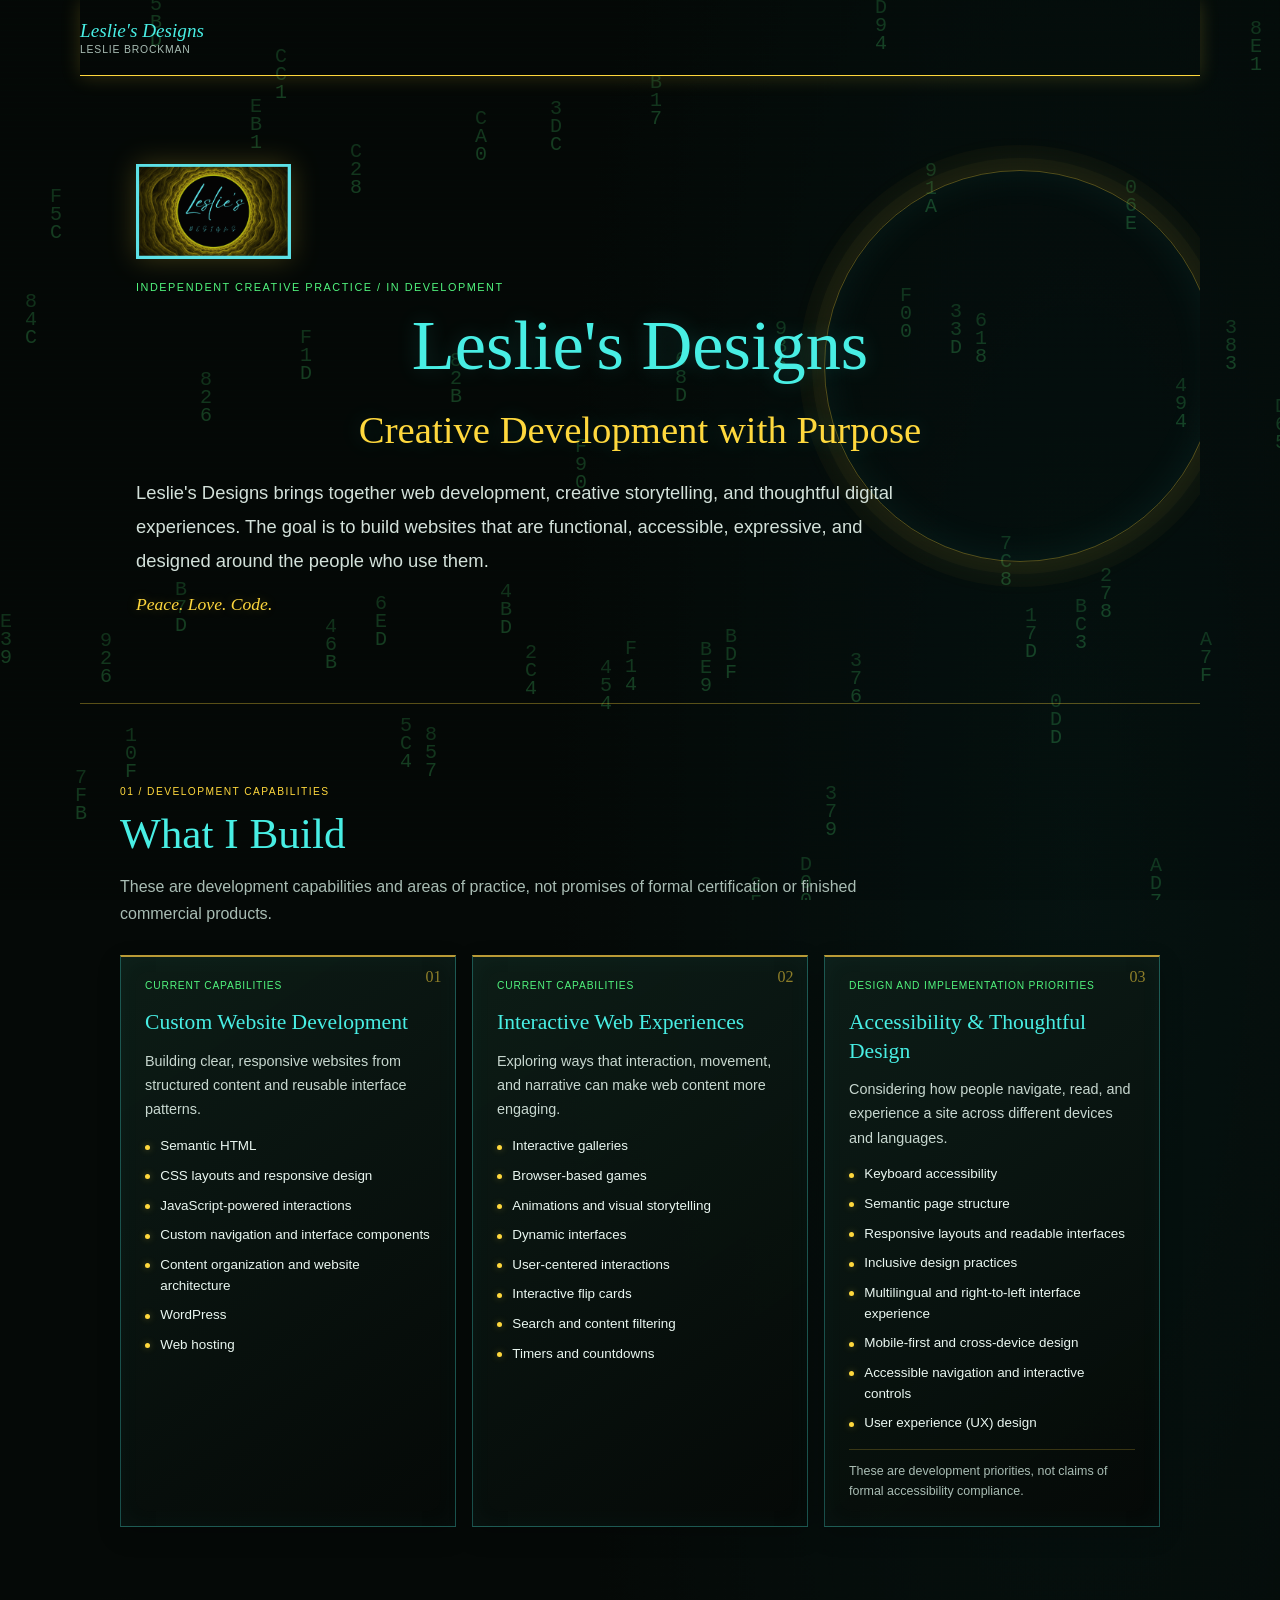
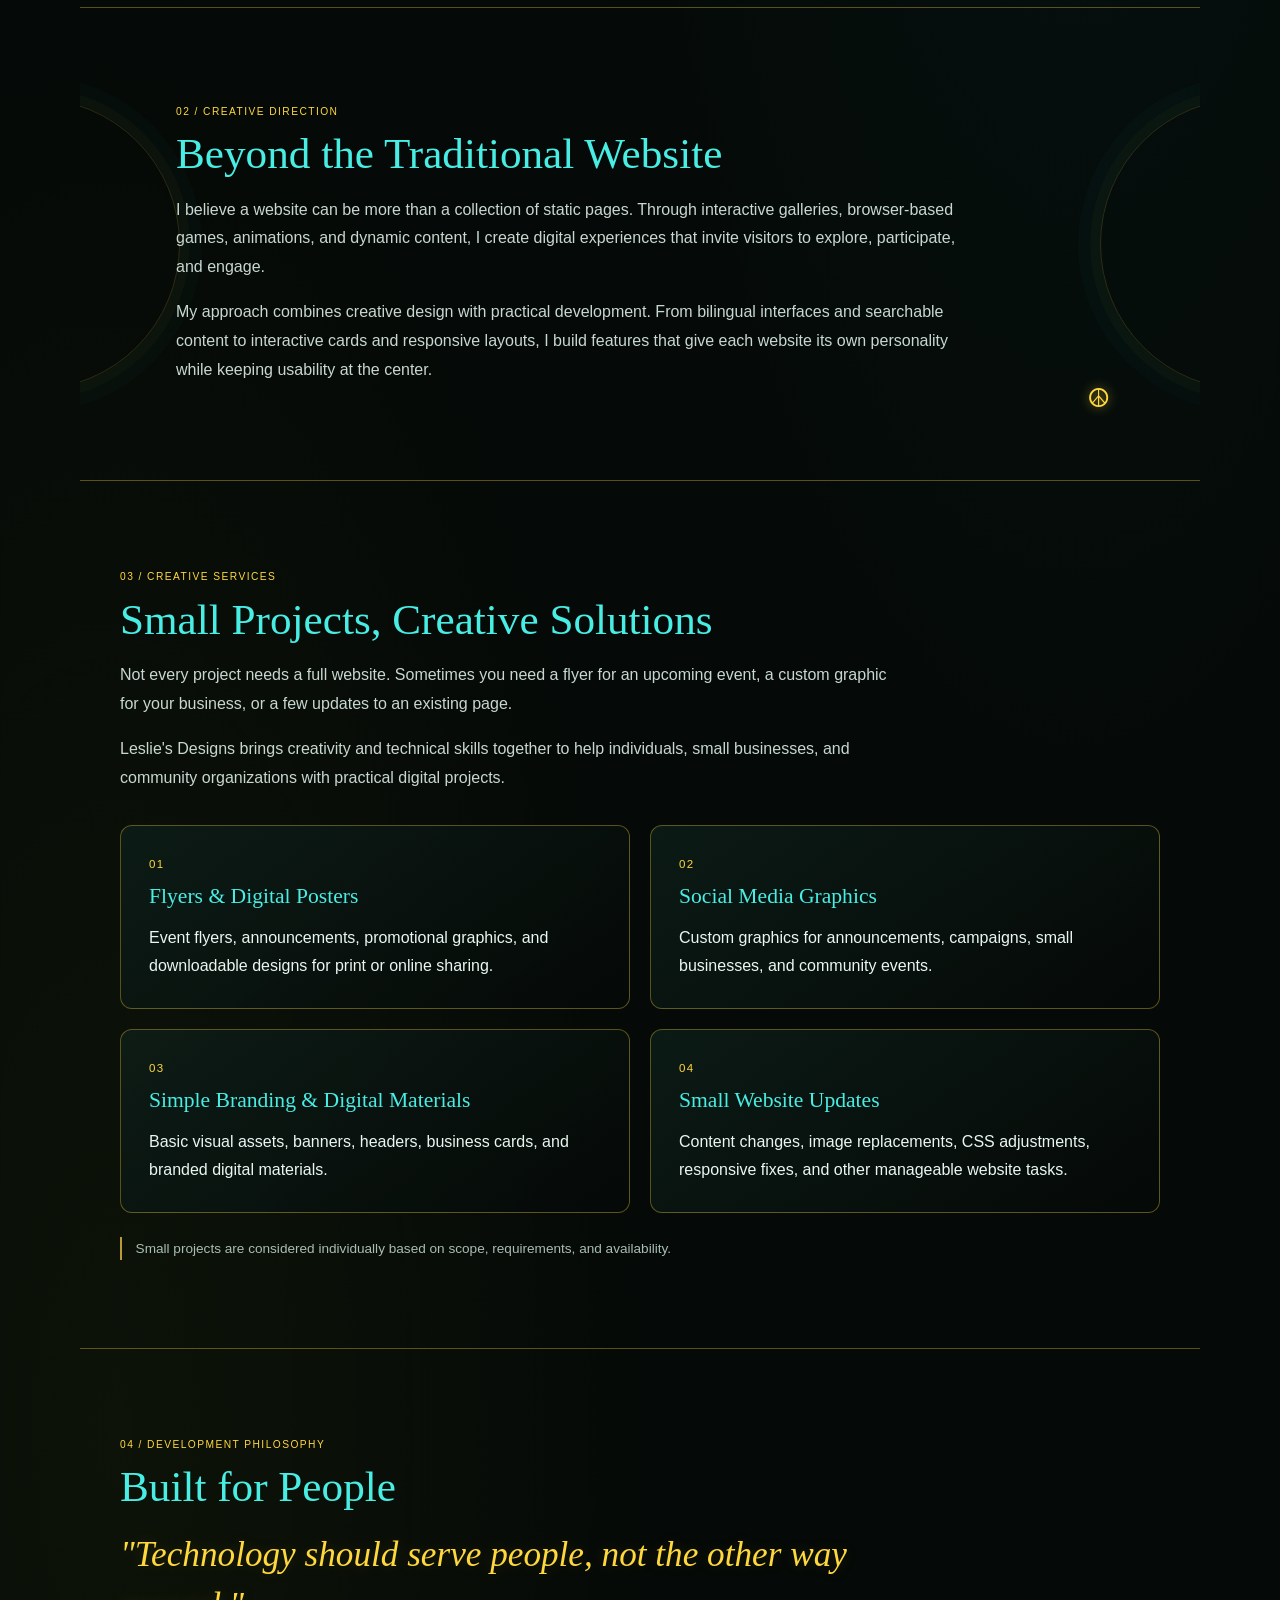
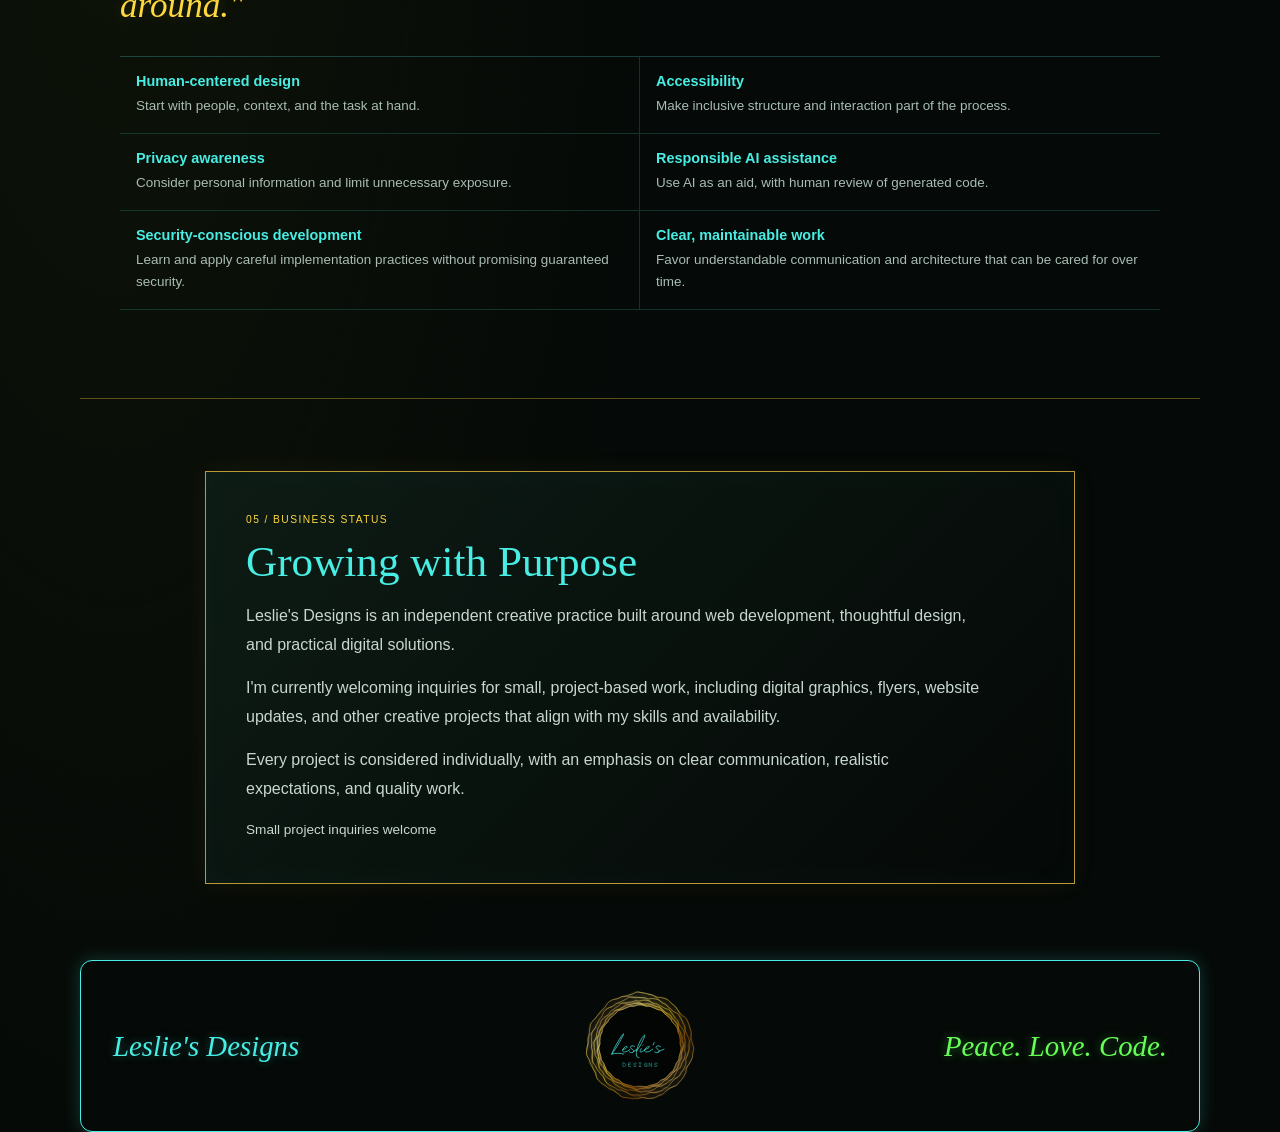
<file: pages/services.html>
<!--
 * Author: Leslie Brockman | Leslie's Designs | 2026
 * Description: Services page detailing the development capabilities and creative vision of Leslie's Designs.
 -->
<!doctype html>
<html lang="en">
<head>
  <meta charset="utf-8">
  <meta name="viewport" content="width=device-width, initial-scale=1">
  <meta name="theme-color" content="#050907">
  <meta name="description" content="Explore the development capabilities and creative vision of Leslie's Designs.">
  <title>Leslie's Designs — Creative Development with Purpose</title>
  <link rel="stylesheet" href="../styles/main.css">
  <link rel="stylesheet" href="../styles/services.css">
  <script src="../js/main.js" defer></script>
</head>
<body class="services-page">
  <canvas class="matrix-rain" aria-hidden="true"></canvas>
  <div class="site-shell">
    <header class="site-header" id="services-top">
      <a class="wordmark" href="../index.html#home" aria-label="Leslie's Designs home">
        <span class="wordmark__name">Leslie's Designs</span>
        <span class="wordmark__tag">Leslie Brockman</span>
      </a>

      <details class="nav-disclosure nav-disclosure--responsive">
        <summary aria-label="Toggle navigation"><span class="nav-disclosure__icon" aria-hidden="true"></span></summary>
        <nav class="primary-nav" aria-label="Primary navigation">
          <ul>
            <li><a href="../index.html#home">Home</a></li>
            <li><a href="about.html">About</a></li>
            <li><a href="portfolio.html">Portfolio</a></li>
            <li><a href="services.html" aria-current="page">Designs</a></li>
            <li><a href="lab.html">Lab</a></li>
            <li><a href="contact.html">Contact</a></li>
          </ul>
        </nav>
      </details>
    </header>

    <main class="services-main">
      <section class="services-intro" aria-labelledby="services-title">
        <figure class="services-intro__brand">
          <img src="../images/24.png" alt="Leslie's Designs original logo">
        </figure>
        <p class="services-kicker">Independent creative practice / in development</p>
        <h1 id="services-title">Leslie's Designs <span>Creative Development with Purpose</span></h1>
        <p class="services-lede">Leslie's Designs brings together web development, creative storytelling, and thoughtful digital experiences. The goal is to build websites that are functional, accessible, expressive, and designed around the people who use them.</p>
        <p class="services-tagline">Peace. Love. Code.</p>
      </section>

      <section class="services-section capabilities-section" aria-labelledby="build-title">
        <div class="services-section__heading">
          <p class="services-index">01 / Development capabilities</p>
          <h2 id="build-title">What I Build</h2>
          <p>These are development capabilities and areas of practice, not promises of formal certification or finished commercial products.</p>
        </div>
        <div class="capability-grid">
          <article class="capability-card">
            <span class="capability-card__mark" aria-hidden="true">01</span>
            <p class="capability-status">Current capabilities</p>
            <h3>Custom Website Development</h3>
            <p>Building clear, responsive websites from structured content and reusable interface patterns.</p>
            <ul>
              <li>Semantic HTML</li>
              <li>CSS layouts and responsive design</li>
              <li>JavaScript-powered interactions</li>
              <li>Custom navigation and interface components</li>
              <li>Content organization and website architecture</li>
              <li>WordPress</li>
              <li>Web hosting</li>
            </ul>
          </article>
          <article class="capability-card">
            <span class="capability-card__mark" aria-hidden="true">02</span>
            <p class="capability-status">Current capabilities</p>
            <h3>Interactive Web Experiences</h3>
            <p>Exploring ways that interaction, movement, and narrative can make web content more engaging.</p>
            <ul>
              <li>Interactive galleries</li>
              <li>Browser-based games</li>
              <li>Animations and visual storytelling</li>
              <li>Dynamic interfaces</li>
              <li>User-centered interactions</li>
              <li>Interactive flip cards</li>
              <li>Search and content filtering</li>
              <li>Timers and countdowns</li>
            </ul>
          </article>
          <article class="capability-card">
            <span class="capability-card__mark" aria-hidden="true">03</span>
            <p class="capability-status">Design and implementation priorities</p>
            <h3>Accessibility &amp; Thoughtful Design</h3>
            <p>Considering how people navigate, read, and experience a site across different devices and languages.</p>
            <ul>
              <li>Keyboard accessibility</li>
              <li>Semantic page structure</li>
              <li>Responsive layouts and readable interfaces</li>
              <li>Inclusive design practices</li>
              <li>Multilingual and right-to-left interface experience</li>
              <li>Mobile-first and cross-device design</li>
              <li>Accessible navigation and interactive controls</li>
              <li>User experience (UX) design</li>
            </ul>
            <p class="capability-note">These are development priorities, not claims of formal accessibility compliance.</p>
          </article>
        </div>
      </section>

      <section class="vision-section" aria-labelledby="vision-title">
        <p class="services-index">02 / Creative direction</p>
        <h2 id="vision-title">Beyond the Traditional Website</h2>
        <p>I believe a website can be more than a collection of static pages. Through interactive galleries, browser-based games, animations, and dynamic content, I create digital experiences that invite visitors to explore, participate, and engage.</p>
        <p>My approach combines creative design with practical development. From bilingual interfaces and searchable content to interactive cards and responsive layouts, I build features that give each website its own personality while keeping usability at the center.</p>
        <span class="vision-sunburst" aria-hidden="true">☮</span>
      </section>

      <section class="creative-services" aria-labelledby="creative-services-title">
        <p class="services-index">03 / Creative Services</p>
        <h2 id="creative-services-title">Small Projects, Creative Solutions</h2>
        <p class="creative-services__intro">Not every project needs a full website. Sometimes you need a flyer for an upcoming event, a custom graphic for your business, or a few updates to an existing page.</p>
        <p class="creative-services__intro">Leslie's Designs brings creativity and technical skills together to help individuals, small businesses, and community organizations with practical digital projects.</p>
        <div class="creative-services__grid">
          <article class="creative-services__card">
            <span class="creative-services__number" aria-hidden="true">01</span>
            <h3>Flyers &amp; Digital Posters</h3>
            <p>Event flyers, announcements, promotional graphics, and downloadable designs for print or online sharing.</p>
          </article>
          <article class="creative-services__card">
            <span class="creative-services__number" aria-hidden="true">02</span>
            <h3>Social Media Graphics</h3>
            <p>Custom graphics for announcements, campaigns, small businesses, and community events.</p>
          </article>
          <article class="creative-services__card">
            <span class="creative-services__number" aria-hidden="true">03</span>
            <h3>Simple Branding &amp; Digital Materials</h3>
            <p>Basic visual assets, banners, headers, business cards, and branded digital materials.</p>
          </article>
          <article class="creative-services__card">
            <span class="creative-services__number" aria-hidden="true">04</span>
            <h3>Small Website Updates</h3>
            <p>Content changes, image replacements, CSS adjustments, responsive fixes, and other manageable website tasks.</p>
          </article>
        </div>
        <p class="creative-services__note">Small projects are considered individually based on scope, requirements, and availability.</p>
      </section>

      <section class="people-section" aria-labelledby="people-title">
        <p class="services-index">04 / Development philosophy</p>
        <h2 id="people-title">Built for People</h2>
        <blockquote>"Technology should serve people, not the other way around."</blockquote>
        <ul class="principle-list">
          <li><strong>Human-centered design</strong><span>Start with people, context, and the task at hand.</span></li>
          <li><strong>Accessibility</strong><span>Make inclusive structure and interaction part of the process.</span></li>
          <li><strong>Privacy awareness</strong><span>Consider personal information and limit unnecessary exposure.</span></li>
          <li><strong>Responsible AI assistance</strong><span>Use AI as an aid, with human review of generated code.</span></li>
          <li><strong>Security-conscious development</strong><span>Learn and apply careful implementation practices without promising guaranteed security.</span></li>
          <li><strong>Clear, maintainable work</strong><span>Favor understandable communication and architecture that can be cared for over time.</span></li>
        </ul>
      </section>

      <section class="growing-section" aria-labelledby="growing-title">
        <p class="services-index">05 / Business status</p>
        <h2 id="growing-title">Growing with Purpose</h2>
        <p>Leslie's Designs is an independent creative practice built around web development, thoughtful design, and practical digital solutions.</p>
        <p>I'm currently welcoming inquiries for small, project-based work, including digital graphics, flyers, website updates, and other creative projects that align with my skills and availability.</p>
        <p>Every project is considered individually, with an emphasis on clear communication, realistic expectations, and quality work.</p>
        <p class="growing-section__availability">Small project inquiries welcome</p>
      </section>
    </main>

    <footer class="site-footer">
      <a class="site-footer__brand" href="../index.html#home">Leslie's Designs</a>
      <img class="site-footer__logo" src="../images/leslies-portal.svg" alt="" width="130" height="130">
      <span class="site-footer__motto">Peace. Love. Code.</span>
    </footer>
  </div>
</body>
</html>
</file>
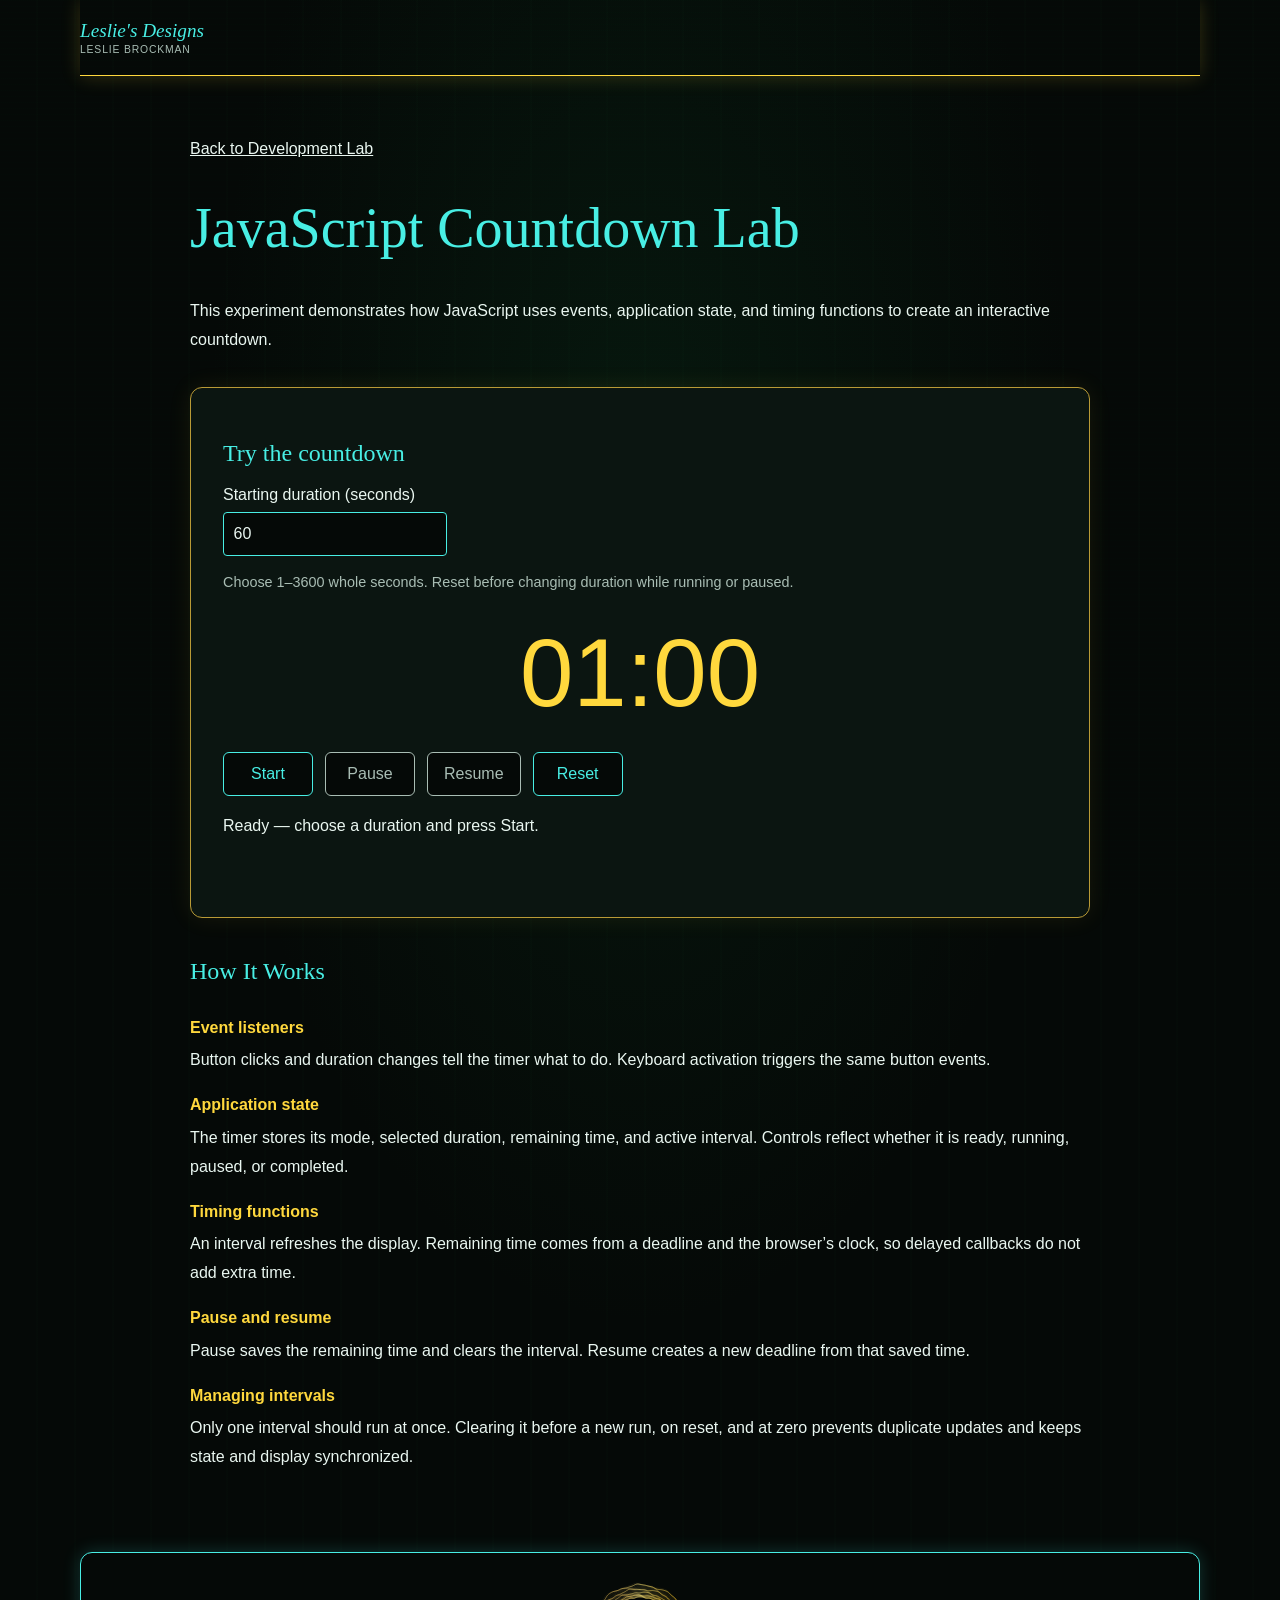
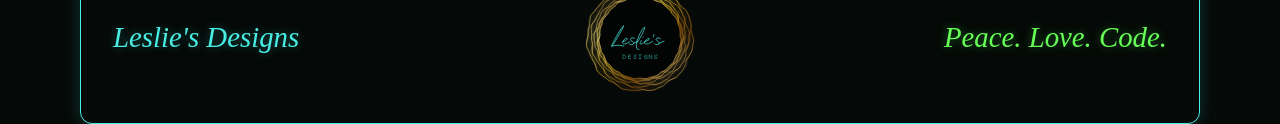
<file: pages/lab/countdown.html>
<!--
 * Author: Leslie Brockman | Leslie's Designs | 2026
 * Description: JavaScript Countdown Lab page.
 -->
<!doctype html>
<html lang="en">
<head>
  <meta charset="utf-8">
  <meta name="viewport" content="width=device-width, initial-scale=1">
  <meta name="theme-color" content="#050907">
  <title>JavaScript Countdown Lab | Leslie's Designs</title>
  <link rel="stylesheet" href="../../styles/main.css">
  <link rel="stylesheet" href="../../styles/lab.css">
  <link rel="stylesheet" href="../../styles/lab-countdown.css">
  <script src="../../js/lab-countdown.js" defer></script>
</head>
<body class="lab-page countdown-page">
  <div class="site-shell">
    <header class="site-header" id="countdown-top">
      <a class="wordmark" href="../../index.html#home" aria-label="Leslie's Designs home">
        <span class="wordmark__name">Leslie's Designs</span>
        <span class="wordmark__tag">Leslie Brockman</span>
      </a>

      <details class="nav-disclosure nav-disclosure--responsive">
        <summary aria-label="Toggle navigation"><span class="nav-disclosure__icon" aria-hidden="true"></span></summary>
        <nav class="primary-nav" aria-label="Primary navigation">
          <ul>
            <li><a href="../../index.html#home">Home</a></li>
            <li><a href="../about.html">About</a></li>
            <li><a href="../portfolio.html">Portfolio</a></li>
            <li><a href="../services.html">Designs</a></li>
            <li><a href="../lab.html" aria-current="location">Lab</a></li>
            <li><a href="../contact.html">Contact</a></li>
          </ul>
        </nav>
      </details>
    </header>
    <main class="countdown-main">
      <a href="../lab.html">Back to Development Lab</a>
      <h1>JavaScript Countdown Lab</h1>
      <p class="countdown-intro">This experiment demonstrates how JavaScript uses events, application state, and timing functions to create an interactive countdown.</p>
      <section class="countdown-panel" aria-labelledby="timer-title">
        <h2 id="timer-title">Try the countdown</h2>
        <label for="duration">Starting duration (seconds)</label>
        <input id="duration" type="number" min="1" max="3600" step="1" value="60" aria-describedby="duration-help" disabled>
        <p id="duration-help" class="countdown-help">Choose 1–3600 whole seconds. Reset before changing duration while running or paused.</p>
        <p id="countdown-display" class="countdown-display" role="timer" aria-label="Time remaining" aria-live="off">01:00</p>
        <div class="countdown-controls" role="group" aria-label="Countdown controls">
          <button id="start" type="button" hidden>Start</button>
          <button id="pause" type="button" hidden>Pause</button>
          <button id="resume" type="button" hidden>Resume</button>
          <button id="reset" type="button" hidden>Reset</button>
        </div>
        <p id="timer-status" class="countdown-status" role="status" aria-live="polite" aria-atomic="true">JavaScript is required to run this experiment.</p>
      </section>
      <section class="countdown-explanation" aria-labelledby="how-title">
        <h2 id="how-title">How It Works</h2>
        <dl>
          <dt>Event listeners</dt><dd>Button clicks and duration changes tell the timer what to do. Keyboard activation triggers the same button events.</dd>
          <dt>Application state</dt><dd>The timer stores its mode, selected duration, remaining time, and active interval. Controls reflect whether it is ready, running, paused, or completed.</dd>
          <dt>Timing functions</dt><dd>An interval refreshes the display. Remaining time comes from a deadline and the browser’s clock, so delayed callbacks do not add extra time.</dd>
          <dt>Pause and resume</dt><dd>Pause saves the remaining time and clears the interval. Resume creates a new deadline from that saved time.</dd>
          <dt>Managing intervals</dt><dd>Only one interval should run at once. Clearing it before a new run, on reset, and at zero prevents duplicate updates and keeps state and display synchronized.</dd>
        </dl>
      </section>
    </main>
    <footer class="site-footer">
      <a class="site-footer__brand" href="../../index.html#home">Leslie's Designs</a>
      <img class="site-footer__logo" src="../../images/leslies-portal.svg" alt="" width="130" height="130">
      <span class="site-footer__motto">Peace. Love. Code.</span>
    </footer>
  </div>
</body>
</html>
</file>
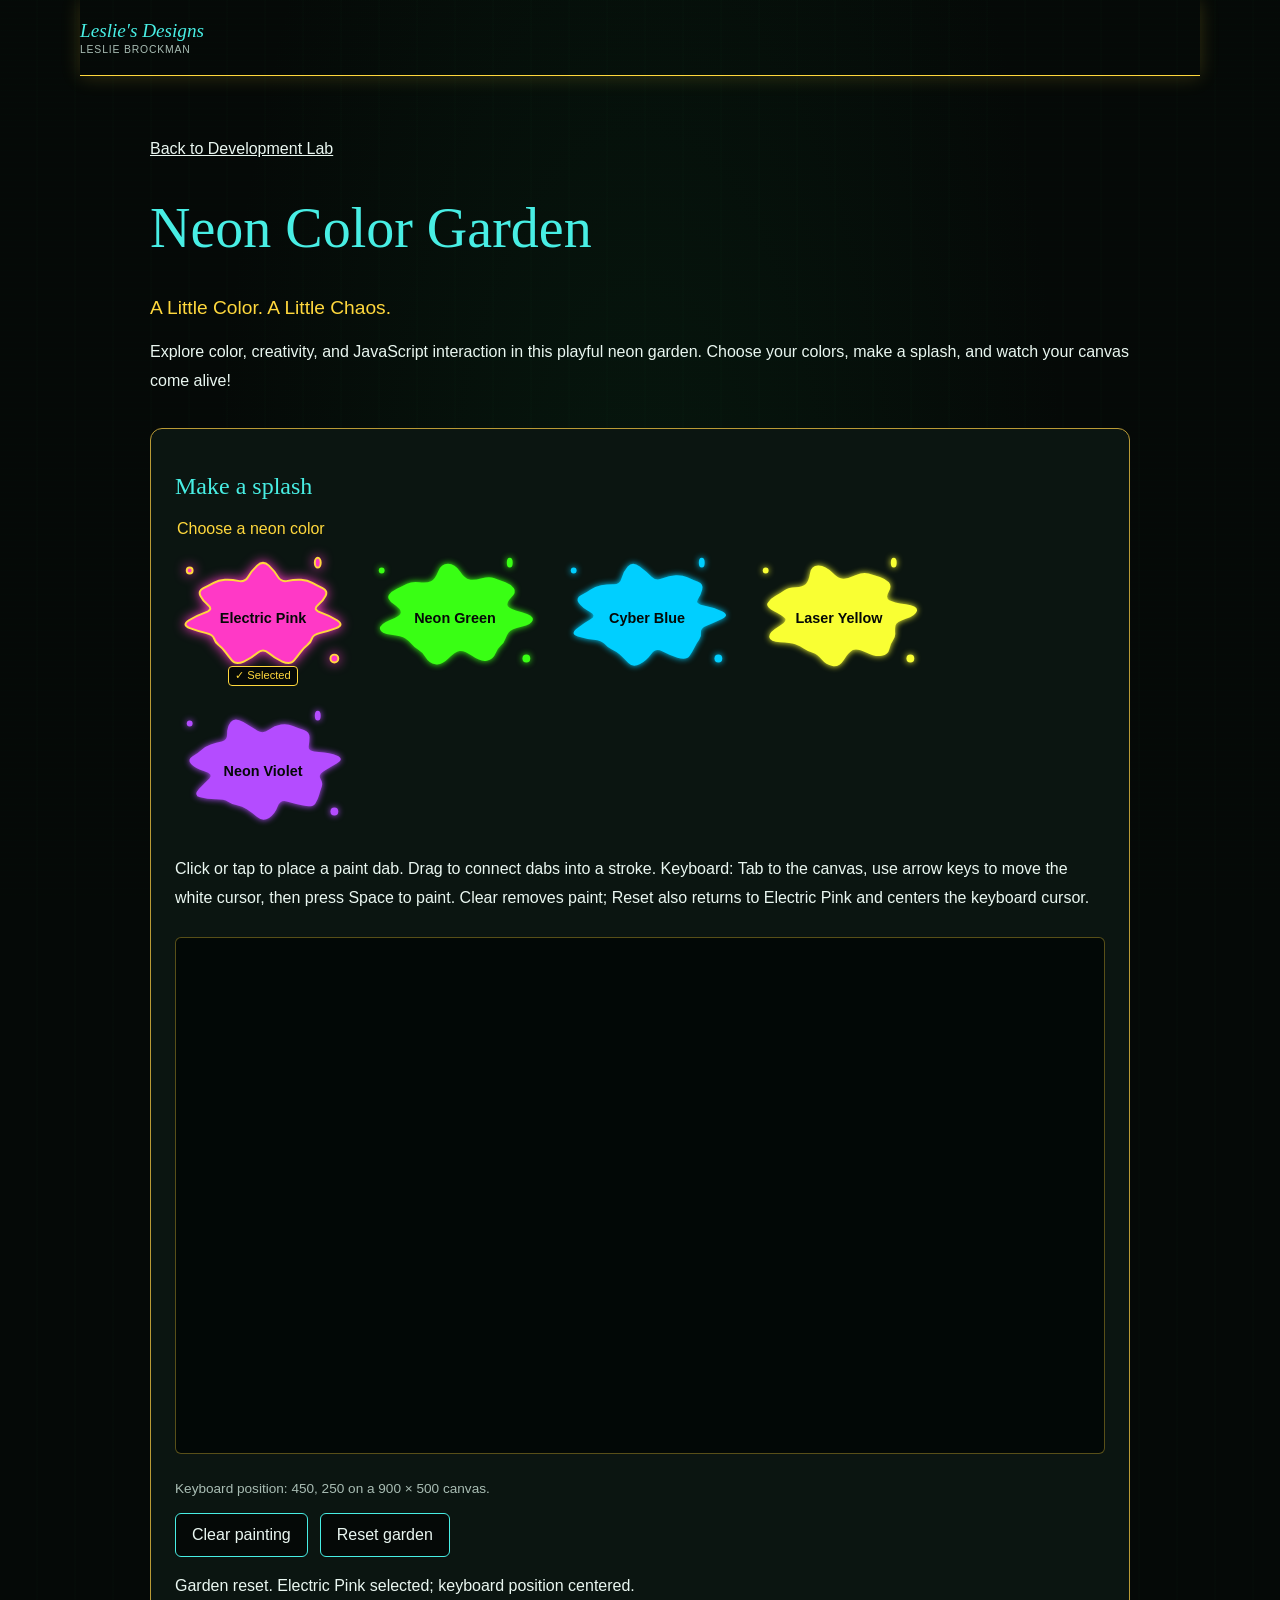
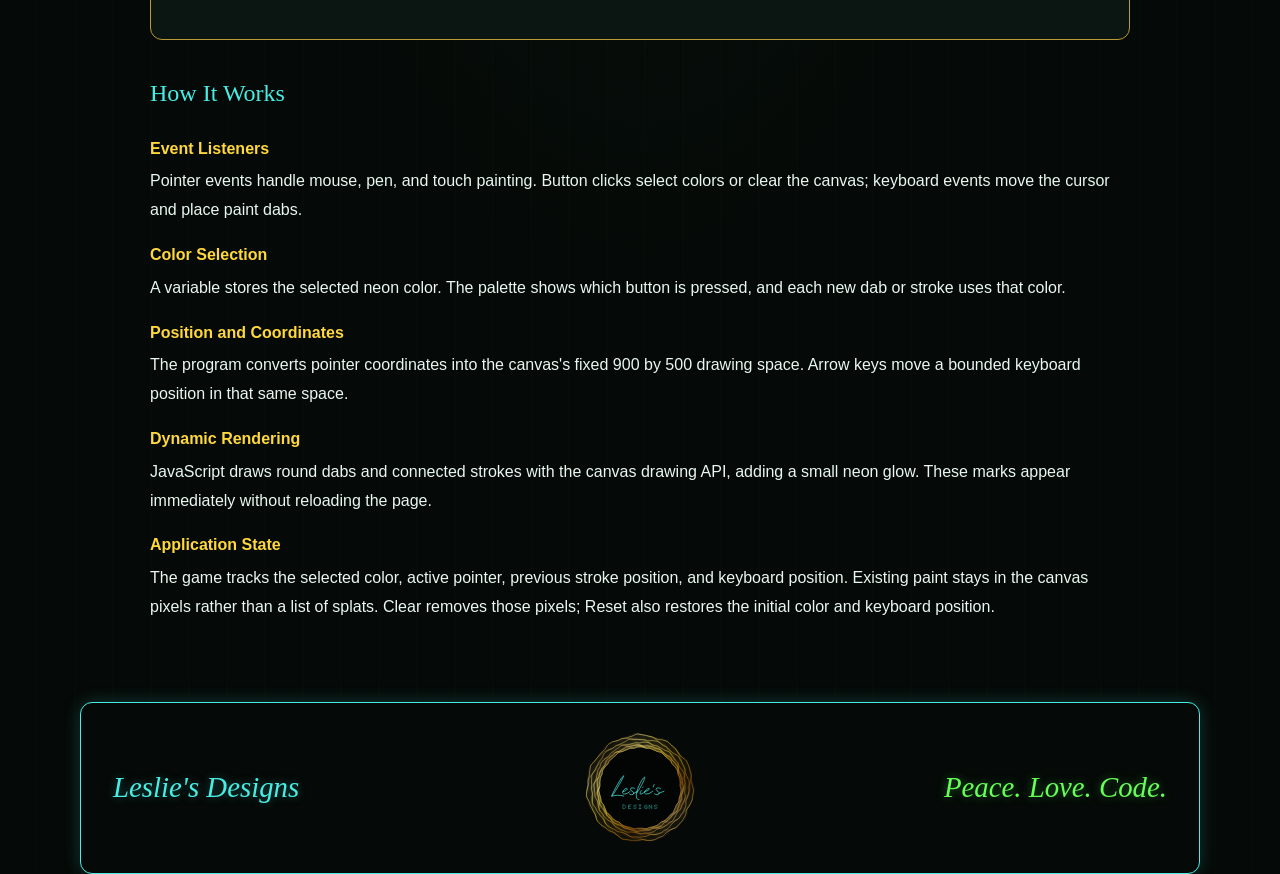
<file: pages/lab/neon-color-garden.html>
<!--
 * Author: Leslie Brockman | Leslie's Designs | 2026
 * Description: Neon Color Garden Lab page.
 -->
<!doctype html>
<html lang="en">
<head>
  <meta charset="utf-8">
  <meta name="viewport" content="width=device-width, initial-scale=1">
  <meta name="theme-color" content="#050907">
  <title>Neon Color Garden | Leslie's Designs</title>
  <link rel="stylesheet" href="../../styles/main.css">
  <link rel="stylesheet" href="../../styles/lab.css">
  <link rel="stylesheet" href="../../styles/lab-neon-color-garden.css">
  <script src="../../js/lab-neon-color-garden.js" defer></script>
</head>
<body class="lab-page garden-page">
  <div class="site-shell">
    <header class="site-header" id="garden-top">
      <a class="wordmark" href="../../index.html#home" aria-label="Leslie's Designs home">
        <span class="wordmark__name">Leslie's Designs</span>
        <span class="wordmark__tag">Leslie Brockman</span>
      </a>

      <details class="nav-disclosure nav-disclosure--responsive">
        <summary aria-label="Toggle navigation"><span class="nav-disclosure__icon" aria-hidden="true"></span></summary>
        <nav class="primary-nav" aria-label="Primary navigation">
          <ul>
            <li><a href="../../index.html#home">Home</a></li>
            <li><a href="../about.html">About</a></li>
            <li><a href="../portfolio.html">Portfolio</a></li>
            <li><a href="../services.html">Designs</a></li>
            <li><a href="../lab.html" aria-current="location">Lab</a></li>
            <li><a href="../contact.html">Contact</a></li>
          </ul>
        </nav>
      </details>
    </header>
    <main class="garden-main">
      <a href="../lab.html">Back to Development Lab</a>
      <h1>Neon Color Garden</h1>
      <p class="garden-subtitle">A Little Color. A Little Chaos.</p>
      <p class="garden-intro">Explore color, creativity, and JavaScript interaction in this playful neon garden. Choose your colors, make a splash, and watch your canvas come alive!</p>
      <section class="garden-panel" aria-labelledby="garden-paint-title">
        <h2 id="garden-paint-title">Make a splash</h2>
        <fieldset class="garden-palette">
          <legend>Choose a neon color</legend>
          <button class="garden-color garden-color--pink" type="button" data-paint="pink" aria-pressed="false" disabled><svg class="garden-splat" viewBox="0 0 180 140" aria-hidden="true" focusable="false"><path d="M149.3 64.0Q158.0 67.0 165.7 71.9Q173.3 76.7 164.8 79.9Q156.4 83.0 148.8 84.8Q141.2 86.6 140.1 90.4Q139.0 94.2 135.4 97.1Q131.7 99.9 128.8 104.0Q125.8 108.0 121.8 112.9Q117.9 117.7 109.7 114.1Q101.6 110.4 95.8 105.4Q90.0 100.3 84.2 105.4Q78.4 110.4 70.3 114.1Q62.1 117.7 58.2 112.9Q54.2 108.0 51.2 104.0Q48.3 99.9 44.6 97.1Q41.0 94.2 39.9 90.4Q38.8 86.6 31.2 84.8Q23.6 83.0 15.2 79.9Q6.7 76.7 14.3 71.9Q22.0 67.0 30.7 64.0Q39.4 61.1 34.0 56.6Q28.6 52.2 26.0 46.9Q23.5 41.6 29.1 39.0Q34.8 36.4 39.6 33.7Q44.3 31.0 51.0 30.5Q57.8 30.1 64.6 31.6Q71.4 33.1 74.7 27.5Q77.9 21.8 84.0 16.0Q90.0 10.3 96.0 16.0Q102.1 21.8 105.3 27.5Q108.6 33.1 115.4 31.6Q122.2 30.1 129.0 30.5Q135.7 31.0 140.4 33.7Q145.2 36.4 150.9 39.0Q156.5 41.6 154.0 46.9Q151.4 52.2 146.0 56.6Q140.6 61.1 149.3 64.0Z"/><circle cx="15" cy="21" r="3"/><circle cx="163" cy="111" r="4"/><ellipse cx="146" cy="13" rx="3" ry="5"/></svg><span class="garden-color__label">Electric Pink</span><span class="garden-color__selected" aria-hidden="true">✓ Selected</span></button>
          <button class="garden-color garden-color--green" type="button" data-paint="green" aria-pressed="false" disabled><svg class="garden-splat" viewBox="0 0 180 140" aria-hidden="true" focusable="false"><path d="M158.5 63.7Q170.7 67.0 169.6 71.6Q168.5 76.2 158.0 78.5Q147.5 80.9 145.1 84.0Q142.7 87.1 141.5 91.0Q140.3 94.9 136.7 98.0Q133.2 101.1 131.2 106.5Q129.2 111.9 122.7 113.2Q116.1 114.5 107.8 108.5Q99.5 102.5 94.7 103.3Q90.0 104.1 83.2 111.1Q76.4 118.1 69.9 116.8Q63.3 115.5 60.2 110.1Q57.2 104.6 52.8 102.2Q48.4 99.8 45.8 96.4Q43.1 93.0 39.2 90.5Q35.3 87.9 24.7 86.6Q14.1 85.3 13.2 80.7Q12.4 76.1 23.5 71.5Q34.7 67.0 34.6 63.8Q34.6 60.5 27.2 55.3Q19.7 50.1 22.3 46.1Q25.0 42.1 30.5 39.6Q36.1 37.1 40.9 34.6Q45.8 32.1 53.5 33.0Q61.2 34.0 65.4 31.9Q69.6 29.9 72.7 21.9Q75.8 13.9 82.9 14.0Q90.0 14.1 95.0 21.8Q100.0 29.4 104.9 30.2Q109.8 30.9 117.5 28.8Q125.2 26.7 130.5 28.8Q135.9 30.8 141.6 33.0Q147.3 35.2 150.2 39.0Q153.1 42.9 147.5 48.7Q141.9 54.5 144.1 57.5Q146.3 60.4 158.5 63.7Z"/><circle cx="15" cy="21" r="3"/><circle cx="163" cy="111" r="4"/><ellipse cx="146" cy="13" rx="3" ry="5"/></svg><span class="garden-color__label">Neon Green</span><span class="garden-color__selected" aria-hidden="true">✓ Selected</span></button>
          <button class="garden-color garden-color--blue" type="button" data-paint="blue" aria-pressed="false" disabled><svg class="garden-splat" viewBox="0 0 180 140" aria-hidden="true" focusable="false"><path d="M167.2 63.0Q174.9 67.0 166.2 70.9Q157.6 74.9 151.1 77.5Q144.6 80.1 145.2 84.3Q145.9 88.4 143.4 91.8Q140.8 95.2 138.8 99.5Q136.7 103.8 133.5 108.5Q130.3 113.1 121.1 110.1Q112.0 107.0 105.4 103.5Q98.8 99.9 94.4 106.3Q90.0 112.6 82.9 116.6Q75.7 120.6 70.9 115.6Q66.0 110.6 62.1 107.0Q58.2 103.4 53.6 101.4Q49.1 99.3 46.4 96.0Q43.7 92.7 35.5 91.8Q27.3 91.0 19.2 88.5Q11.1 86.0 18.3 80.3Q25.5 74.5 32.2 70.8Q38.9 67.0 31.3 63.1Q23.7 59.3 20.2 54.3Q16.8 49.4 22.4 46.4Q28.1 43.4 32.4 40.4Q36.6 37.4 43.0 36.1Q49.3 34.9 55.8 35.0Q62.3 35.2 63.9 28.8Q65.5 22.4 70.3 16.9Q75.2 11.3 82.6 17.0Q90.0 22.6 94.7 27.3Q99.3 32.0 105.9 29.0Q112.5 26.1 119.4 25.8Q126.2 25.5 131.3 27.9Q136.5 30.3 142.2 32.6Q147.9 34.9 146.5 40.4Q145.1 46.0 142.0 50.6Q138.9 55.2 149.2 57.1Q159.4 58.9 167.2 63.0Z"/><circle cx="15" cy="21" r="3"/><circle cx="163" cy="111" r="4"/><ellipse cx="146" cy="13" rx="3" ry="5"/></svg><span class="garden-color__label">Cyber Blue</span><span class="garden-color__selected" aria-hidden="true">✓ Selected</span></button>
          <button class="garden-color garden-color--yellow" type="button" data-paint="yellow" aria-pressed="false" disabled><svg class="garden-splat" viewBox="0 0 180 140" aria-hidden="true" focusable="false"><path d="M169.7 62.3Q168.4 67.0 158.4 70.4Q148.5 73.8 147.8 77.3Q147.2 80.8 147.5 84.9Q147.9 89.1 145.2 92.6Q142.5 96.2 141.5 101.5Q140.4 106.8 133.8 108.2Q127.1 109.6 117.7 104.8Q108.2 100.1 104.1 102.4Q100.0 104.7 95.0 112.4Q90.0 120.1 83.3 118.7Q76.6 117.4 72.3 112.1Q68.1 106.8 63.1 105.2Q58.1 103.6 54.2 101.0Q50.3 98.3 45.2 96.5Q40.2 94.6 29.9 94.3Q19.5 93.9 18.7 89.2Q17.9 84.4 27.5 78.8Q37.2 73.2 34.8 70.1Q32.4 67.0 23.5 62.6Q14.6 58.2 17.0 54.1Q19.4 50.0 24.7 47.1Q30.1 44.1 34.2 41.2Q38.4 38.3 45.7 38.1Q53.0 37.8 56.1 34.7Q59.1 31.6 60.4 23.6Q61.7 15.5 69.1 15.8Q76.4 16.1 83.2 23.1Q90.0 30.1 95.1 29.4Q100.2 28.7 107.4 25.5Q114.6 22.3 120.3 24.0Q126.1 25.7 131.9 27.5Q137.7 29.4 141.0 33.1Q144.4 36.8 140.8 42.9Q137.3 48.9 141.5 51.3Q145.7 53.6 158.4 55.6Q171.1 57.5 169.7 62.3Z"/><circle cx="15" cy="21" r="3"/><circle cx="163" cy="111" r="4"/><ellipse cx="146" cy="13" rx="3" ry="5"/></svg><span class="garden-color__label">Laser Yellow</span><span class="garden-color__selected" aria-hidden="true">✓ Selected</span></button>
          <button class="garden-color garden-color--violet" type="button" data-paint="violet" aria-pressed="false" disabled><svg class="garden-splat" viewBox="0 0 180 140" aria-hidden="true" focusable="false"><path d="M165.0 62.1Q156.5 67.0 151.4 70.3Q146.3 73.6 148.9 77.7Q151.5 81.8 150.1 85.6Q148.7 89.4 147.5 93.8Q146.3 98.2 143.6 102.7Q140.9 107.2 131.0 104.9Q121.1 102.7 114.3 100.7Q107.5 98.8 104.9 106.2Q102.4 113.5 96.2 117.6Q90.0 121.7 84.0 116.7Q78.1 111.7 73.4 108.7Q68.7 105.8 63.4 104.7Q58.1 103.5 54.2 100.9Q50.2 98.4 41.8 98.4Q33.3 98.5 25.7 96.5Q18.2 94.5 24.4 87.9Q30.7 81.3 35.1 77.1Q39.6 72.9 30.0 69.9Q20.5 67.0 16.4 62.5Q12.4 57.9 18.0 54.5Q23.7 51.0 27.3 47.7Q30.9 44.4 36.5 42.4Q42.1 40.4 47.8 39.3Q53.5 38.2 53.3 31.5Q53.1 24.7 57.0 19.5Q61.0 14.2 69.9 19.5Q78.8 24.9 84.4 28.3Q90.0 31.7 95.9 27.4Q101.7 23.1 108.4 22.1Q115.2 21.2 120.7 23.4Q126.1 25.6 131.9 27.5Q137.6 29.4 137.6 35.0Q137.5 40.6 136.7 45.0Q135.9 49.5 147.2 50.0Q158.5 50.5 166.0 53.9Q173.5 57.3 165.0 62.1Z"/><circle cx="15" cy="21" r="3"/><circle cx="163" cy="111" r="4"/><ellipse cx="146" cy="13" rx="3" ry="5"/></svg><span class="garden-color__label">Neon Violet</span><span class="garden-color__selected" aria-hidden="true">✓ Selected</span></button>
        </fieldset>
        <p id="garden-help" class="garden-help">Click or tap to place a paint dab. Drag to connect dabs into a stroke. Keyboard: Tab to the canvas, use arrow keys to move the white cursor, then press Space to paint. Clear removes paint; Reset also returns to Electric Pink and centers the keyboard cursor.</p>
        <div class="garden-surface">
          <canvas id="garden-canvas" width="900" height="500" tabindex="0" role="img" aria-label="Interactive neon painting canvas" aria-describedby="garden-help garden-position">Your browser needs canvas support to display the painting.</canvas>
          <span id="garden-cursor" class="garden-cursor" aria-hidden="true"></span>
        </div>
        <p id="garden-position" class="garden-position" aria-live="polite"></p>
        <div class="garden-actions">
          <button id="garden-clear" type="button" disabled>Clear painting</button>
          <button id="garden-reset" type="button" disabled>Reset garden</button>
        </div>
        <p id="garden-status" class="garden-status" role="status" aria-live="polite" aria-atomic="true">JavaScript is required to paint in this garden.</p>
      </section>
      <section class="garden-explanation" aria-labelledby="garden-how-title">
        <h2 id="garden-how-title">How It Works</h2>
        <dl>
          <dt>Event Listeners</dt><dd>Pointer events handle mouse, pen, and touch painting. Button clicks select colors or clear the canvas; keyboard events move the cursor and place paint dabs.</dd>
          <dt>Color Selection</dt><dd>A variable stores the selected neon color. The palette shows which button is pressed, and each new dab or stroke uses that color.</dd>
          <dt>Position and Coordinates</dt><dd>The program converts pointer coordinates into the canvas's fixed 900 by 500 drawing space. Arrow keys move a bounded keyboard position in that same space.</dd>
          <dt>Dynamic Rendering</dt><dd>JavaScript draws round dabs and connected strokes with the canvas drawing API, adding a small neon glow. These marks appear immediately without reloading the page.</dd>
          <dt>Application State</dt><dd>The game tracks the selected color, active pointer, previous stroke position, and keyboard position. Existing paint stays in the canvas pixels rather than a list of splats. Clear removes those pixels; Reset also restores the initial color and keyboard position.</dd>
        </dl>
      </section>
    </main>
    <footer class="site-footer">
      <a class="site-footer__brand" href="../../index.html#home">Leslie's Designs</a>
      <img class="site-footer__logo" src="../../images/leslies-portal.svg" alt="" width="130" height="130">
      <span class="site-footer__motto">Peace. Love. Code.</span>
    </footer>
  </div>
</body>
</html>
</file>
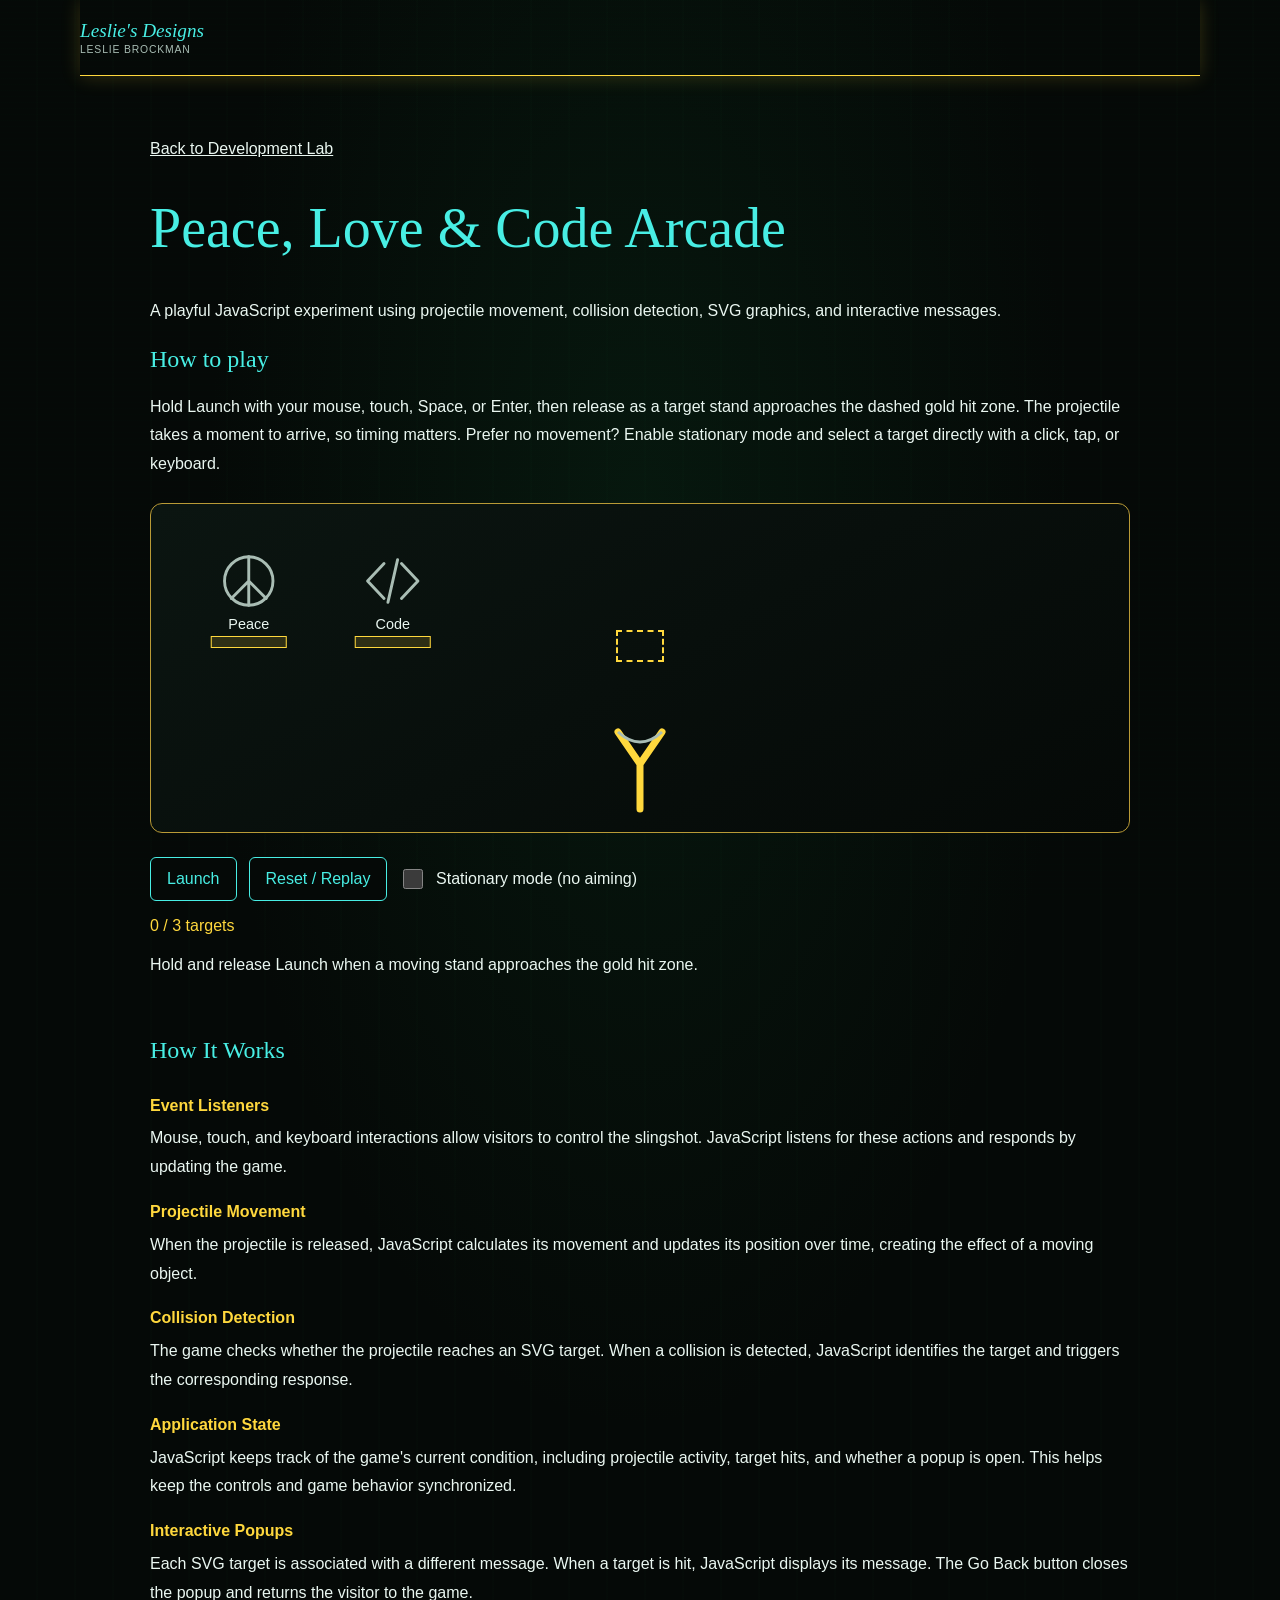
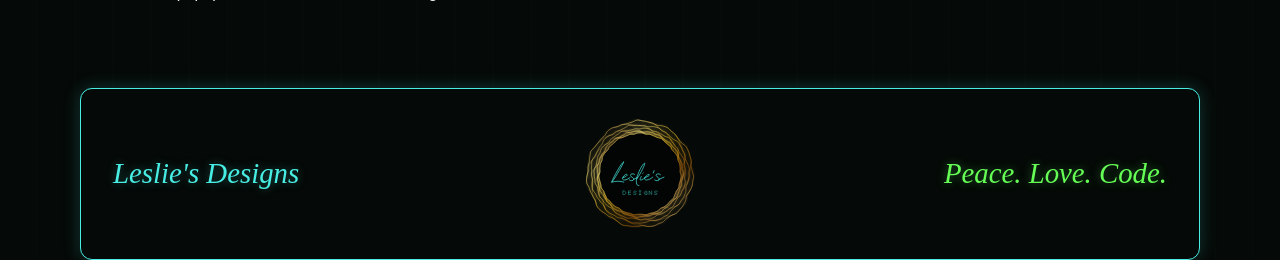
<file: pages/lab/peace-love-code.html>
<!--
 * Author: Leslie Brockman | Leslie's Designs | 2026
 * Description: Peace, Love & Code Arcade Lab page.
 -->
<!doctype html>
<html lang="en">
<head>
  <meta charset="utf-8">
  <meta name="viewport" content="width=device-width, initial-scale=1">
  <meta name="theme-color" content="#050907">
  <title>Peace, Love &amp; Code Arcade | Leslie's Designs</title>
  <link rel="stylesheet" href="../../styles/main.css">
  <link rel="stylesheet" href="../../styles/lab.css">
  <link rel="stylesheet" href="../../styles/lab-peace-love-code.css">
  <script src="../../js/lab-peace-love-code.js" defer></script>
</head>
<body class="lab-page arcade-page">
  <div class="site-shell">
    <header class="site-header" id="arcade-top">
      <a class="wordmark" href="../../index.html#home" aria-label="Leslie's Designs home">
        <span class="wordmark__name">Leslie's Designs</span>
        <span class="wordmark__tag">Leslie Brockman</span>
      </a>

      <details class="nav-disclosure nav-disclosure--responsive">
        <summary aria-label="Toggle navigation"><span class="nav-disclosure__icon" aria-hidden="true"></span></summary>
        <nav class="primary-nav" aria-label="Primary navigation">
          <ul>
            <li><a href="../../index.html#home">Home</a></li>
            <li><a href="../about.html">About</a></li>
            <li><a href="../portfolio.html">Portfolio</a></li>
            <li><a href="../services.html">Designs</a></li>
            <li><a href="../lab.html" aria-current="location">Lab</a></li>
            <li><a href="../contact.html">Contact</a></li>
          </ul>
        </nav>
      </details>
    </header>
    <main class="arcade-main">
      <a href="../lab.html">Back to Development Lab</a>
      <h1>Peace, Love &amp; Code Arcade</h1>
      <p class="arcade-intro">A playful JavaScript experiment using projectile movement, collision detection, SVG graphics, and interactive messages.</p>
      <h2>How to play</h2>
      <p id="arcade-help" class="arcade-instructions">Hold Launch with your mouse, touch, Space, or Enter, then release as a target stand approaches the dashed gold hit zone. The projectile takes a moment to arrive, so timing matters. Prefer no movement? Enable stationary mode and select a target directly with a click, tap, or keyboard.</p>
      <div id="arcade-stage" class="arcade-stage" aria-describedby="arcade-help">
        <div id="arcade-lane" class="arcade-lane" role="group" aria-label="Love, Peace and Code targets">
            <button class="arcade-target arcade-target--love" type="button" aria-label="Love target: reveal message in stationary mode" disabled>
              <svg viewBox="0 0 64 64" fill="none" stroke="currentColor" stroke-width="3" stroke-linecap="round" stroke-linejoin="round" aria-hidden="true" focusable="false"><path d="M32 55L9 33C-5 16 15 1 32 17C49 1 69 16 55 33Z" fill="currentColor"/></svg>
              <span class="arcade-target__label">Love</span>
              <span class="arcade-target__stand" aria-hidden="true"></span>
            </button>
            <button class="arcade-target arcade-target--peace" type="button" aria-label="Peace target: reveal message in stationary mode" disabled>
              <svg viewBox="0 0 64 64" fill="none" stroke="currentColor" stroke-width="3" stroke-linecap="round" stroke-linejoin="round" aria-hidden="true" focusable="false"><circle cx="32" cy="32" r="25"/><path d="M32 7V57M32 32L14 50M32 32L50 50"/></svg>
              <span class="arcade-target__label">Peace</span>
              <span class="arcade-target__stand" aria-hidden="true"></span>
            </button>
            <button class="arcade-target arcade-target--code" type="button" aria-label="Code target: reveal message in stationary mode" disabled>
              <svg viewBox="0 0 64 64" fill="none" stroke="currentColor" stroke-width="3" stroke-linecap="round" stroke-linejoin="round" aria-hidden="true" focusable="false"><path d="M23 14L6 32L23 50M41 14L58 32L41 50M37 10L27 54"/></svg>
              <span class="arcade-target__label">Code</span>
              <span class="arcade-target__stand" aria-hidden="true"></span>
            </button>
        </div>
        <span id="arcade-zone" class="arcade-zone" aria-hidden="true"></span>
        <svg id="arcade-sling" class="arcade-sling" viewBox="0 0 60 90" aria-hidden="true" focusable="false"><path d="M30 85V40L8 8M30 40L52 8" fill="none" stroke="currentColor" stroke-width="7" stroke-linecap="round"/><path d="M8 8Q30 28 52 8" fill="none" stroke="#a9bdb4" stroke-width="3"/></svg>
        <span id="arcade-projectile" class="arcade-projectile" hidden aria-hidden="true"></span>
      </div>
      <div class="arcade-controls" role="group" aria-label="Arcade controls">
        <button id="arcade-launch" type="button" aria-describedby="arcade-help" disabled>Launch</button>
        <button id="arcade-reset" type="button" disabled>Reset / Replay</button>
        <label class="arcade-mode"><input id="arcade-stationary" type="checkbox">Stationary mode (no aiming)</label>
      </div>
      <p id="arcade-score" class="arcade-score">0 / 3 targets</p>
      <p id="arcade-status" class="arcade-status" role="status" aria-live="polite" aria-atomic="true">JavaScript is required to play this experiment.</p>
      <section class="arcade-explanation" aria-labelledby="arcade-how-title">
        <h2 id="arcade-how-title">How It Works</h2>
        <dl>
          <dt>Event Listeners</dt><dd>Mouse, touch, and keyboard interactions allow visitors to control the slingshot. JavaScript listens for these actions and responds by updating the game.</dd>
          <dt>Projectile Movement</dt><dd>When the projectile is released, JavaScript calculates its movement and updates its position over time, creating the effect of a moving object.</dd>
          <dt>Collision Detection</dt><dd>The game checks whether the projectile reaches an SVG target. When a collision is detected, JavaScript identifies the target and triggers the corresponding response.</dd>
          <dt>Application State</dt><dd>JavaScript keeps track of the game's current condition, including projectile activity, target hits, and whether a popup is open. This helps keep the controls and game behavior synchronized.</dd>
          <dt>Interactive Popups</dt><dd>Each SVG target is associated with a different message. When a target is hit, JavaScript displays its message. The Go Back button closes the popup and returns the visitor to the game.</dd>
        </dl>
      </section>
      <dialog id="arcade-dialog" class="arcade-dialog" aria-labelledby="arcade-message-title" aria-describedby="arcade-message">
        <h2 id="arcade-message-title">A little positivity</h2>
        <p id="arcade-message"></p>
        <button id="arcade-back" type="button">Go Back</button>
      </dialog>
    </main>
    <footer class="site-footer">
      <a class="site-footer__brand" href="../../index.html#home">Leslie's Designs</a>
      <img class="site-footer__logo" src="../../images/leslies-portal.svg" alt="" width="130" height="130">
      <span class="site-footer__motto">Peace. Love. Code.</span>
    </footer>
  </div>
</body>
</html>
</file>
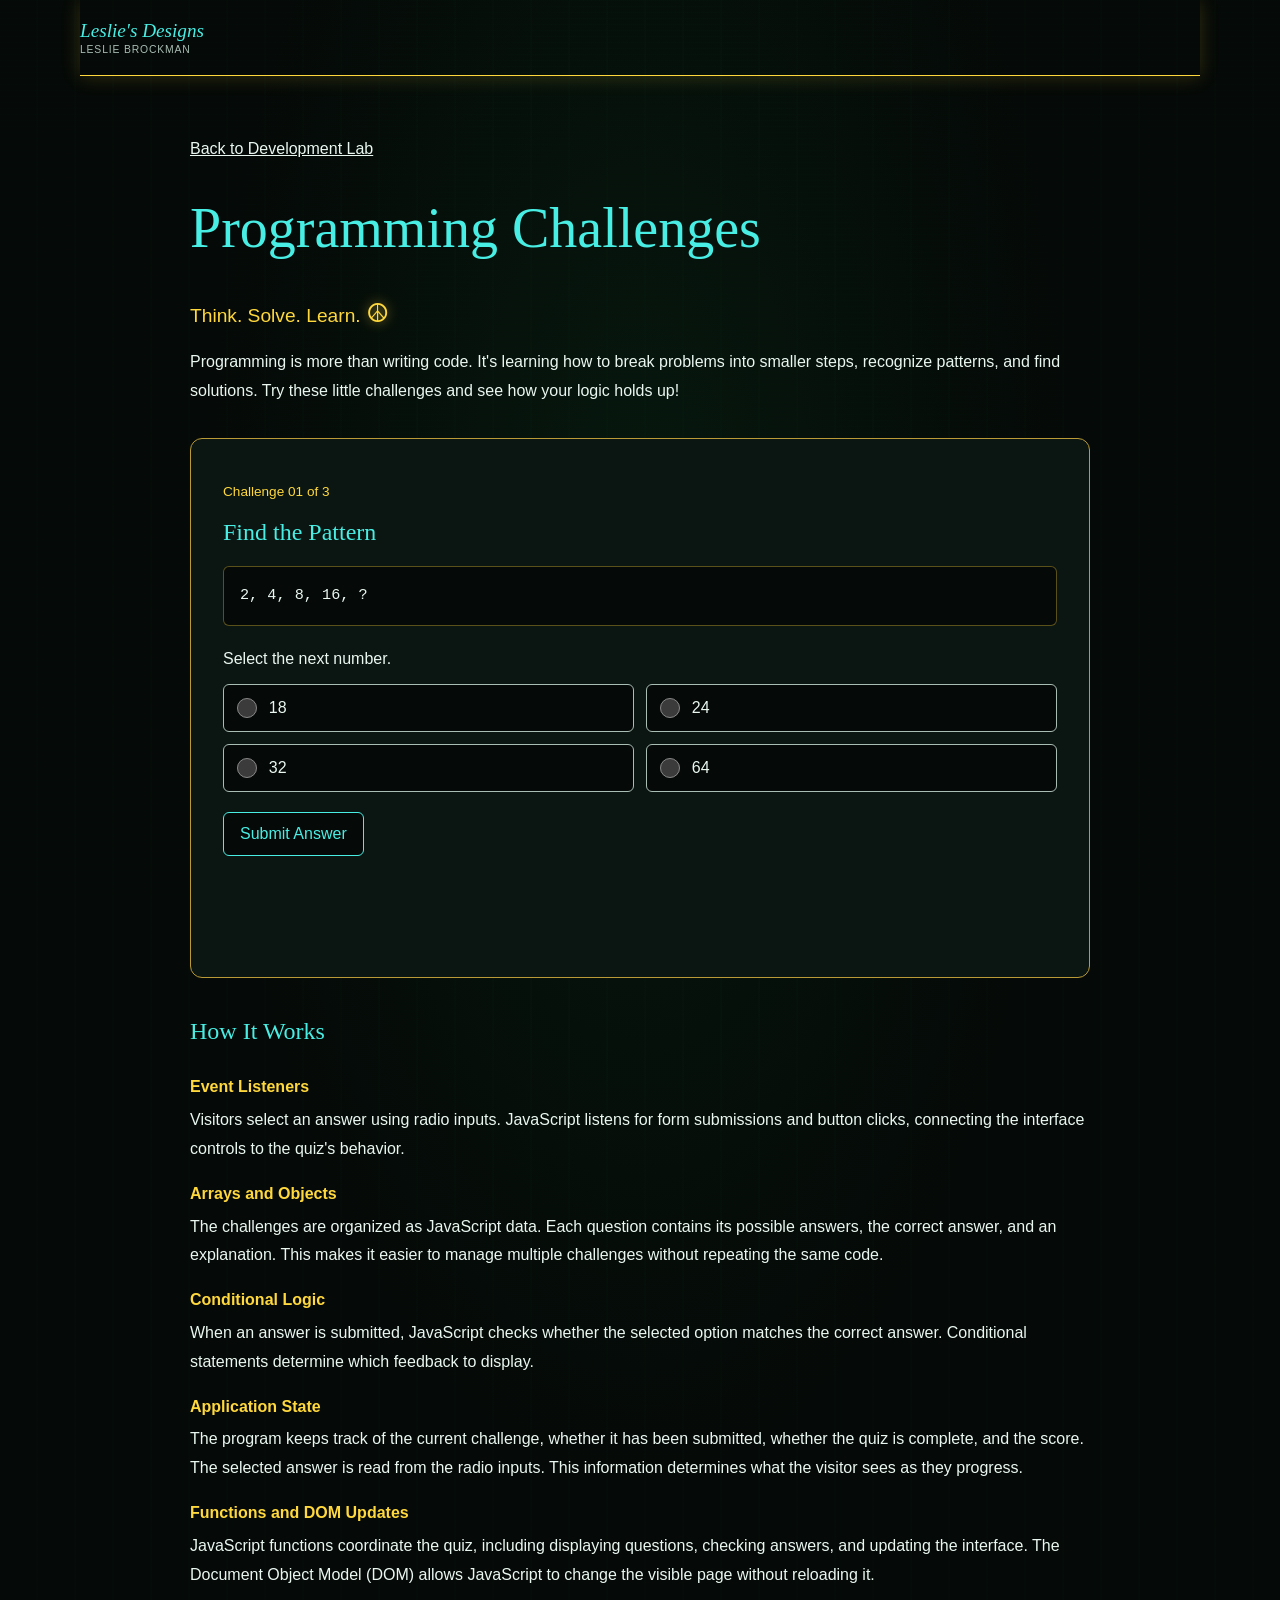
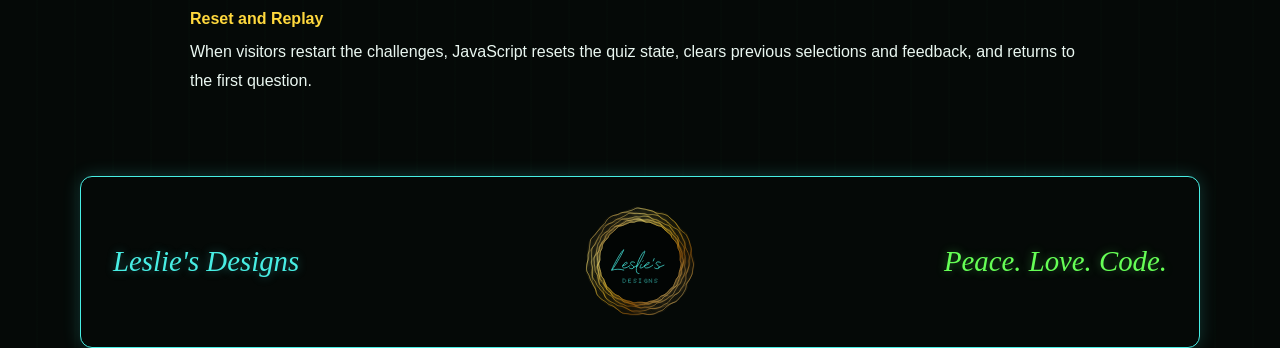
<file: pages/lab/programming-challenges.html>
<!--
 * Author: Leslie Brockman | Leslie's Designs | 2026
 * Description: Programming Challenges Lab page.
 -->
<!doctype html>
<html lang="en">
<head>
  <meta charset="utf-8">
  <meta name="viewport" content="width=device-width, initial-scale=1">
  <meta name="theme-color" content="#050907">
  <title>Programming Challenges | Leslie's Designs</title>
  <link rel="stylesheet" href="../../styles/main.css">
  <link rel="stylesheet" href="../../styles/lab.css">
  <link rel="stylesheet" href="../../styles/lab-programming-challenges.css">
  <script src="../../js/lab-programming-challenges.js" defer></script>
</head>
<body class="lab-page challenges-page">
  <div class="site-shell">
    <header class="site-header" id="challenges-top">
      <a class="wordmark" href="../../index.html#home" aria-label="Leslie's Designs home">
        <span class="wordmark__name">Leslie's Designs</span>
        <span class="wordmark__tag">Leslie Brockman</span>
      </a>

      <details class="nav-disclosure nav-disclosure--responsive">
        <summary aria-label="Toggle navigation"><span class="nav-disclosure__icon" aria-hidden="true"></span></summary>
        <nav class="primary-nav" aria-label="Primary navigation">
          <ul>
            <li><a href="../../index.html#home">Home</a></li>
            <li><a href="../about.html">About</a></li>
            <li><a href="../portfolio.html">Portfolio</a></li>
            <li><a href="../services.html">Designs</a></li>
            <li><a href="../lab.html" aria-current="location">Lab</a></li>
            <li><a href="../contact.html">Contact</a></li>
          </ul>
        </nav>
      </details>
    </header>
    <main class="challenges-main">
      <a href="../lab.html">Back to Development Lab</a>
      <h1>Programming Challenges</h1>
      <p class="challenges-subtitle">Think. Solve. Learn. <span class="challenge-peace" aria-hidden="true">☮</span></p>
      <p class="challenges-intro">Programming is more than writing code. It's learning how to break problems into smaller steps, recognize patterns, and find solutions. Try these little challenges and see how your logic holds up!</p>
      <p id="challenge-loading">JavaScript is required to run these challenges.</p>
      <section id="challenge-panel" class="challenge-panel" aria-labelledby="challenge-title" hidden>
        <p id="challenge-progress" class="challenge-progress"></p>
        <h2 id="challenge-title" tabindex="-1"></h2>
        <pre class="challenge-code"><code id="challenge-code"></code></pre>
        <form id="challenge-form">
          <fieldset>
            <legend id="challenge-question"></legend>
            <div id="challenge-choices" class="challenge-choices"></div>
          </fieldset>
          <div class="challenge-actions">
            <button id="challenge-submit" type="submit">Submit Answer</button>
            <button id="challenge-next" type="button" hidden>Next Challenge</button>
          </div>
        </form>
        <p id="challenge-feedback" class="challenge-feedback" role="status" aria-live="polite" aria-atomic="true"></p>
      </section>
      <section id="challenge-results" class="challenge-panel challenge-results" aria-labelledby="challenge-result-title" hidden>
        <h2 id="challenge-result-title" tabindex="-1">Challenges complete!</h2>
        <p id="challenge-score"></p>
        <p>Every great developer starts by solving one problem at a time. Keep experimenting!</p>
        <button id="challenge-restart" type="button">Restart Challenges</button>
      </section>
      <section class="challenge-explanation" aria-labelledby="challenge-how-title">
        <h2 id="challenge-how-title">How It Works</h2>
        <dl>
          <dt>Event Listeners</dt><dd>Visitors select an answer using radio inputs. JavaScript listens for form submissions and button clicks, connecting the interface controls to the quiz's behavior.</dd>
          <dt>Arrays and Objects</dt><dd>The challenges are organized as JavaScript data. Each question contains its possible answers, the correct answer, and an explanation. This makes it easier to manage multiple challenges without repeating the same code.</dd>
          <dt>Conditional Logic</dt><dd>When an answer is submitted, JavaScript checks whether the selected option matches the correct answer. Conditional statements determine which feedback to display.</dd>
          <dt>Application State</dt><dd>The program keeps track of the current challenge, whether it has been submitted, whether the quiz is complete, and the score. The selected answer is read from the radio inputs. This information determines what the visitor sees as they progress.</dd>
          <dt>Functions and DOM Updates</dt><dd>JavaScript functions coordinate the quiz, including displaying questions, checking answers, and updating the interface. The Document Object Model (DOM) allows JavaScript to change the visible page without reloading it.</dd>
          <dt>Reset and Replay</dt><dd>When visitors restart the challenges, JavaScript resets the quiz state, clears previous selections and feedback, and returns to the first question.</dd>
        </dl>
      </section>
    </main>
    <footer class="site-footer">
      <a class="site-footer__brand" href="../../index.html#home">Leslie's Designs</a>
      <img class="site-footer__logo" src="../../images/leslies-portal.svg" alt="" width="130" height="130">
      <span class="site-footer__motto">Peace. Love. Code.</span>
    </footer>
  </div>
</body>
</html>
</file>
<file: styles/main.css>
/**
 * Author: Leslie Brockman | Leslie's Designs | 2026
 * Description: Main global styles for Leslie's Designs website.
 */
:root {
  color-scheme: dark;
  --ink: #050907;
  --ink-soft: #0b1511;
  --paper: #eaf7f1;
  --muted: #a9bdb4;
  --aqua: #48eee4;
  --green: #51f47e;
  --gold: #ffd83d;
  --gold-soft: #b99a36;
  --line: rgba(255, 216, 61, 0.34);
  --content-width: 1120px;
  --space-1: 0.5rem;
  --space-2: 1rem;
  --space-3: 1.5rem;
  --space-4: 2.5rem;
  --space-5: 4rem;
  --space-6: 6rem;
  font-family: "Trebuchet MS", "Segoe UI", sans-serif;
  background: var(--ink);
  color: var(--paper);
  font-synthesis: none;
  text-rendering: optimizeLegibility;
}

* {
  box-sizing: border-box;
}

html {
  min-width: 320px;
  scroll-behavior: smooth;
  scroll-padding-top: 6rem;
}

body {
  min-width: 320px;
  min-height: 100vh;
  margin: 0;
  overflow-x: hidden;
  background:
    radial-gradient(ellipse at 50% 28%, rgba(13, 83, 43, 0.2), transparent 48%),
    repeating-linear-gradient(90deg, transparent 0 36px, rgba(39, 199, 93, 0.025) 37px, transparent 38px),
    var(--ink);
}

body::before {
  position: fixed;
  z-index: 0;
  inset: 0;
  pointer-events: none;
  content: "";
  background: repeating-linear-gradient(0deg, transparent 0 5px, rgba(61, 246, 120, 0.018) 6px);
}

a {
  color: inherit;
}

a:focus-visible,
summary:focus-visible {
  outline: 3px solid var(--gold);
  outline-offset: 5px;
}

.matrix-rain {
  position: fixed;
  z-index: 0;
  inset: 0;
  width: 100%;
  height: 100%;
  opacity: 0.22;
  pointer-events: none;
}

.home-page .matrix-rain {
  opacity: 0.38;
}

.site-shell {
  position: relative;
  z-index: 1;
  width: min(100% - 3rem, var(--content-width));
  margin-inline: auto;
}

.site-header {
  position: relative;
  display: flex;
  min-height: 76px;
  align-items: center;
  justify-content: space-between;
  gap: var(--space-3);
  border-bottom: 1px solid var(--gold);
  box-shadow: 0 1px 18px rgba(255, 216, 61, 0.18);
}

.wordmark {
  display: grid;
  gap: 0.15rem;
  color: var(--aqua);
  text-decoration: none;
}

.wordmark__name {
  font-family: Georgia, "Times New Roman", serif;
  font-size: 1.2rem;
  font-style: italic;
}

.wordmark__tag {
  color: var(--muted);
  font-size: 0.65rem;
  letter-spacing: 0.08em;
  text-transform: uppercase;
}

.nav-disclosure {
  display: flex;
  align-items: center;
}

.nav-disclosure summary {
  display: none;
  color: var(--aqua);
  cursor: pointer;
  font-size: 0.9rem;
  list-style: none;
}

.nav-disclosure summary::-webkit-details-marker {
  display: none;
}

@media (min-width: 761px) {
  /* Keep desktop links visible even when the native disclosure is closed. */
  .nav-disclosure--responsive::details-content {
    content-visibility: visible;
  }

  .nav-disclosure--responsive > .primary-nav {
    display: block;
  }
}

.primary-nav ul {
  display: flex;
  flex-wrap: wrap;
  align-items: center;
  justify-content: flex-end;
  gap: clamp(0.6rem, 2vw, 1.65rem);
  margin: 0;
  padding: 0;
  list-style: none;
}

.primary-nav a,
.nav-upcoming {
  display: inline-flex;
  min-height: 44px;
  align-items: center;
  gap: 0.35rem;
  color: var(--paper);
  font-size: 0.88rem;
  text-decoration: none;
  transition: color 160ms ease, text-shadow 160ms ease;
}

.primary-nav a:hover,
.primary-nav a[aria-current="page"] {
  color: var(--gold);
  text-shadow: 0 0 12px rgba(255, 216, 61, 0.7);
}

.nav-upcoming {
  color: #82948c;
  cursor: default;
}

.nav-upcoming small {
  color: var(--gold-soft);
  font-size: 0.58rem;
  text-transform: uppercase;
}

.hero {
  position: relative;
  display: flex;
  min-height: min(760px, calc(100svh - 76px));
  flex-direction: column;
  align-items: center;
  justify-content: center;
  padding: clamp(2.5rem, 5vh, 4rem) 1rem clamp(4rem, 7vh, 5.5rem);
  isolation: isolate;
  text-align: center;
  overflow: hidden;
}

.hero__ornament {
  display: none;
}

.hero__grid-floor {
  position: absolute;
  z-index: -1;
  right: -13%;
  bottom: -8%;
  left: -13%;
  height: 31%;
  transform: perspective(240px) rotateX(56deg) scale(1.28);
  transform-origin: center bottom;
  background-image:
    linear-gradient(to top, rgba(41, 255, 105, 0.2), transparent 78%),
    linear-gradient(rgba(66, 255, 105, 0.65) 1px, transparent 1px),
    linear-gradient(90deg, rgba(66, 255, 105, 0.65) 1px, transparent 1px);
  background-size: 100% 100%, 100% 24px, 48px 100%;
  box-shadow: 0 -16px 30px -22px rgba(74, 255, 108, 0.75);
  pointer-events: none;
}

.hero__botanical-artwork {
  position: absolute;
  z-index: -1;
  bottom: 0.5rem;
  width: clamp(100px, 18vw, 210px);
  aspect-ratio: 2 / 3;
  opacity: 0.9;
  pointer-events: none;
}

.hero__botanical-artwork img {
  display: block;
  width: 100%;
  height: auto;
}

.hero__botanical-artwork--left {
  left: 0;
}

.hero__botanical-artwork--right {
  right: 0;
}

.hero__logo-wrap {
  position: relative;
  z-index: 0;
  width: min(100%, 390px);
  margin: 0 0 0.8rem;
}

.hero__logo {
  display: block;
  width: 100%;
  height: auto;
}

.hero h1 {
  position: relative;
  z-index: 1;
  margin: 0.35rem 0 0;
  color: #66ff56;
  font-family: Georgia, "Times New Roman", serif;
  font-size: clamp(2.4rem, 5.2vw, 3.85rem);
  font-weight: 500;
  font-style: italic;
  line-height: 1.12;
  text-shadow: 0 0 8px rgba(81, 255, 89, 0.72), 0 0 22px rgba(81, 244, 126, 0.34);
}

.hero__subtitle {
  position: relative;
  z-index: 1;
  margin: 0.55rem 0 0;
  color: var(--gold);
  font-size: clamp(1rem, 2.1vw, 1.28rem);
  font-weight: 600;
  text-shadow: 0 0 12px rgba(255, 216, 61, 0.22);
}

.hero__support {
  position: relative;
  z-index: 1;
  margin: 0.5rem 0 0;
  color: var(--paper);
  font-size: 1rem;
  line-height: 1.6;
}

.hero__actions {
  position: relative;
  z-index: 1;
  display: flex;
  flex-wrap: wrap;
  justify-content: center;
  gap: var(--space-2);
  margin-top: 1.6rem;
}

.button {
  display: inline-flex;
  min-width: 190px;
  min-height: 52px;
  align-items: center;
  justify-content: center;
  padding: 0.75rem 1.2rem;
  border: 1px solid currentColor;
  border-radius: 4px;
  background: rgba(5, 9, 7, 0.78);
  font-size: 0.95rem;
  font-weight: 700;
  text-decoration: none;
  transition: background-color 160ms ease, box-shadow 160ms ease, transform 160ms ease;
}

.button:hover {
  transform: translateY(-2px);
  background: rgba(15, 33, 24, 0.9);
}

.hero .button--aqua {
  color: var(--aqua);
  box-shadow: 0 0 13px rgba(72, 238, 228, 0.38), inset 0 0 12px rgba(72, 238, 228, 0.08);
}

.hero .button--aqua:hover {
  box-shadow: 0 0 22px rgba(72, 238, 228, 0.45);
}

.hero .button--gold {
  color: var(--gold);
  box-shadow: 0 0 13px rgba(255, 216, 61, 0.32), inset 0 0 12px rgba(255, 216, 61, 0.07);
}

.hero .button--gold:hover {
  box-shadow: 0 0 22px rgba(255, 216, 61, 0.4);
}

.hero__peace-mark {
  position: absolute;
  z-index: 1;
  bottom: 1.2rem;
  color: var(--gold);
  font-size: 1.65rem;
  text-shadow: 0 0 12px rgba(255, 216, 61, 0.62);
  pointer-events: none;
}

.site-footer {
  display: flex;
  min-height: 78px;
  align-items: center;
  justify-content: space-between;
  gap: var(--space-2);
  border-top: 1px solid var(--line);
  color: var(--muted);
  font-size: 0.8rem;
}

.site-footer a {
  color: var(--aqua);
  text-decoration-thickness: 1px;
  text-underline-offset: 4px;
}

:is(.home-page, .about-page) .site-footer {
  display: grid;
  grid-template-columns: minmax(0, 1fr) 130px minmax(0, 1fr);
  align-items: center;
  gap: 1.25rem;
  padding: 1.25rem clamp(1rem, 3vw, 2rem);
  border: 1px solid var(--aqua);
  border-radius: 12px;
  background: var(--ink);
  box-shadow: 0 0 18px rgba(72, 238, 228, 0.2);
}

:is(.home-page, .about-page) .site-footer__brand,
:is(.home-page, .about-page) .site-footer__motto {
  min-width: 0;
  font-family: Georgia, "Times New Roman", serif;
  font-size: clamp(1.5rem, 2.5vw, 1.8rem);
  font-style: italic;
  overflow-wrap: anywhere;
}

:is(.home-page, .about-page) .site-footer__brand {
  justify-self: start;
  color: var(--aqua);
  text-decoration: none;
  text-shadow: 0 0 10px rgba(72, 238, 228, 0.35);
}

:is(.home-page, .about-page) .site-footer__logo {
  display: block;
  width: 130px;
  max-width: 100%;
  height: auto;
  justify-self: center;
}

:is(.home-page, .about-page) .site-footer__motto {
  color: #66ff56;
  text-align: right;
  text-shadow: 0 0 10px rgba(81, 255, 89, 0.4);
}

@media (max-width: 760px) {
  :is(.home-page, .about-page) .site-footer {
    grid-template-columns: minmax(0, 1fr);
    gap: 0.75rem;
    padding: 1.25rem 1rem;
    text-align: center;
  }

  :is(.home-page, .about-page) .site-footer__brand {
    justify-self: center;
  }

  :is(.home-page, .about-page) .site-footer__logo {
    width: 110px;
  }

  :is(.home-page, .about-page) .site-footer__motto {
    text-align: center;
  }

  .site-shell {
    width: min(100% - 2rem, var(--content-width));
  }

  .site-header {
    min-height: 68px;
  }

  .nav-disclosure {
    position: relative;
    justify-content: flex-end;
  }

  .nav-disclosure summary {
    display: block;
    min-width: 64px;
    padding: 0.75rem 0.25rem;
    text-align: right;
  }

  .nav-disclosure--responsive {
    flex-shrink: 0;
    margin-left: auto;
  }

  .nav-disclosure--responsive summary {
    display: flex;
    width: 44px;
    min-width: 44px;
    height: 44px;
    align-items: center;
    justify-content: center;
    padding: 0;
  }

  .nav-disclosure__icon {
    width: 24px;
    height: 2px;
    background: currentColor;
    box-shadow: 0 -7px currentColor, 0 7px currentColor;
  }

  .nav-disclosure--responsive:not([open]) > .primary-nav {
    display: none;
  }

  .primary-nav {
    position: absolute;
    z-index: 5;
    top: calc(100% + 1px);
    right: 0;
    width: min(280px, calc(100vw - 2rem));
    padding: 0.5rem 1rem;
    border: 1px solid var(--gold);
    background: #07100b;
    box-shadow: 0 12px 28px rgba(0, 0, 0, 0.65), 0 0 18px rgba(255, 216, 61, 0.14);
  }

  .primary-nav ul {
    display: grid;
    gap: 0;
  }

  .primary-nav a,
  .nav-upcoming {
    width: 100%;
    min-height: 48px;
    justify-content: space-between;
    border-bottom: 1px solid rgba(255, 216, 61, 0.12);
  }

  .primary-nav li:last-child > * {
    border-bottom: 0;
  }

  .nav-disclosure--responsive > .primary-nav {
    width: max-content;
    max-width: calc(100vw - 2rem);
  }

  .nav-disclosure--responsive .primary-nav a {
    justify-content: flex-start;
    align-items: center;
    gap: 0.5rem;
  }

  .hero {
    min-height: 0;
    padding-block: 2.8rem 4.5rem;
  }

  .hero__ornament {
    top: 3%;
    width: min(104vw, 600px);
  }

  .hero__grid-floor {
    right: -32%;
    left: -32%;
    height: 25%;
  }

  .hero__logo-wrap {
    width: min(88%, 340px);
    margin-bottom: 0.65rem;
  }

  .hero__botanical-artwork {
    bottom: 0.25rem;
    width: 44px;
  }

  .hero__botanical-artwork--left {
    left: 0;
  }

  .hero__botanical-artwork--right {
    right: 0;
  }

  .hero__actions {
    width: min(100%, 410px);
    gap: 0.75rem;
  }

  .button {
    flex: 1 1 190px;
  }

}

@media (max-width: 420px) {
  .wordmark__name {
    font-size: 1.05rem;
  }

  .hero h1 {
    font-size: clamp(2.25rem, 10vw, 3rem);
  }

  .hero__actions {
    flex-direction: column;
    align-items: stretch;
  }

  .button {
    width: 100%;
  }

  .site-footer {
    align-items: flex-start;
    flex-direction: column;
    justify-content: center;
    padding-block: 1rem;
  }
}

@media (prefers-reduced-motion: reduce) {
  html {
    scroll-behavior: auto;
  }

  *,
  *::before,
  *::after {
    transition-duration: 0.01ms !important;
  }
}
</file>
<file: styles/about.css>
/**
 * Author: Leslie Brockman | Leslie's Designs | 2026
 * Description: Styles for the About page of Leslie's Designs.
 */

.about-page {
  background:
    radial-gradient(ellipse at 82% 22%, rgba(9, 74, 73, 0.16), transparent 34%),
    radial-gradient(ellipse at 10% 64%, rgba(71, 89, 20, 0.12), transparent 32%),
    var(--ink);
}

.about-main {
  overflow: hidden;
}

.about-intro {
  position: relative;
  display: grid;
  min-height: 390px;
  align-content: center;
  justify-items: start;
  padding: clamp(4rem, 10vw, 7rem) clamp(0.5rem, 6vw, 5rem);
  border-bottom: 1px solid var(--line);
  isolation: isolate;
}

.about-intro::before {
  position: absolute;
  z-index: -1;
  top: 50%;
  right: -4rem;
  width: clamp(210px, 34vw, 390px);
  aspect-ratio: 1;
  transform: translateY(-50%);
  border: 1px solid rgba(255, 216, 61, 0.35);
  border-radius: 50%;
  box-shadow: 0 0 0 12px rgba(255, 216, 61, 0.035), 0 0 0 26px rgba(255, 216, 61, 0.025), inset 0 0 42px rgba(72, 238, 228, 0.07), 0 0 48px rgba(255, 216, 61, 0.1);
  content: "";
}

.about-kicker,
.about-index {
  margin: 0;
  color: var(--green);
  font-size: 0.72rem;
  letter-spacing: 0.14em;
  line-height: 1.5;
  text-transform: uppercase;
}

.about-intro h1 {
  max-width: 760px;
  margin: 0.7rem 0 0;
  color: var(--aqua);
  font-family: Georgia, "Times New Roman", serif;
  font-size: clamp(2.7rem, 7vw, 5.2rem);
  font-weight: 500;
  font-style: italic;
  line-height: 1.08;
  text-shadow: 0 0 24px rgba(72, 238, 228, 0.25);
}

.about-lede {
  max-width: 720px;
  margin: 1.3rem 0 0;
  color: var(--paper);
  font-size: clamp(1.08rem, 2.1vw, 1.35rem);
  line-height: 1.75;
}

.about-intro__detail {
  max-width: 650px;
  margin: 0.8rem 0 0;
  color: var(--muted);
  line-height: 1.8;
}

.about-sunburst {
  position: absolute;
  top: calc(50% - clamp(105px, 17vw, 195px));
  right: calc(-4rem + clamp(105px, 17vw, 195px));
  transform: translate(50%, -50%);
  color: var(--gold);
  font-size: 1.65rem;
  text-shadow: 0 0 12px rgba(255, 216, 61, 0.62);
  pointer-events: none;
}

.about-section {
  position: relative;
  display: grid;
  grid-template-columns: minmax(220px, 0.75fr) minmax(0, 1.25fr);
  gap: clamp(1.5rem, 5vw, 4rem);
  padding: clamp(3rem, 7vw, 5.5rem) clamp(0.5rem, 6vw, 5rem);
  border-bottom: 1px solid var(--line);
}

.about-section__heading h2,
.philosophy-section h2 {
  margin: 0.6rem 0 0;
  color: var(--aqua);
  font-family: Georgia, "Times New Roman", serif;
  font-size: clamp(1.8rem, 3.6vw, 2.6rem);
  font-weight: 500;
  line-height: 1.2;
}

.about-index {
  color: var(--gold);
  font-size: 0.66rem;
}

.about-prose {
  max-width: 690px;
  color: #c8d7d0;
  font-size: 1rem;
  line-height: 1.85;
}

.about-prose p {
  margin: 0 0 1rem;
}

.about-prose p:last-child {
  margin-bottom: 0;
}

.editable-note {
  padding: 0.85rem 1rem;
  border-left: 2px solid var(--gold);
  background: rgba(255, 216, 61, 0.06);
  color: var(--muted);
  font-size: 0.9rem;
}

.editable-note strong {
  color: var(--gold);
}

.skills-section {
  display: block;
}

.skills-section .about-section__heading {
  max-width: 700px;
  margin-bottom: 2rem;
}

.about-section__intro {
  max-width: 620px;
  margin: 0.9rem 0 0;
  color: var(--muted);
  line-height: 1.7;
}

.skill-grid {
  display: grid;
  grid-template-columns: repeat(2, minmax(0, 1fr));
  gap: 1rem;
}

.skill-card {
  position: relative;
  min-width: 0;
  padding: 1.35rem 1.5rem 1.5rem;
  border: 1px solid rgba(72, 238, 228, 0.32);
  border-top: 2px solid var(--gold-soft);
  background: linear-gradient(145deg, rgba(14, 31, 25, 0.86), rgba(5, 9, 7, 0.92));
  box-shadow: inset 0 0 24px rgba(72, 238, 228, 0.035), 0 0 18px rgba(0, 0, 0, 0.2);
}

.skill-card::after {
  position: absolute;
  top: 0.7rem;
  right: 0.75rem;
  width: 6px;
  height: 6px;
  border-radius: 50%;
  background: var(--green);
  box-shadow: 0 0 10px rgba(81, 244, 126, 0.7);
  content: "";
}

.skill-card h3 {
  margin: 0 1rem 0.9rem 0;
  color: var(--aqua);
  font-family: Georgia, "Times New Roman", serif;
  font-size: 1.25rem;
  font-weight: 500;
}

.skill-card ul {
  display: grid;
  grid-template-columns: repeat(2, minmax(0, 1fr));
  gap: 0.55rem 1rem;
  margin: 0;
  padding: 0;
  color: var(--paper);
  font-size: 0.9rem;
  line-height: 1.5;
  list-style: none;
}

.skill-card li {
  position: relative;
  padding-left: 0.9rem;
}

.skill-card li::before {
  position: absolute;
  top: 0.62em;
  left: 0;
  width: 5px;
  height: 5px;
  border-radius: 50%;
  background: var(--gold);
  content: "";
}

.skill-card__note {
  margin: 0.9rem 0 0;
  padding-top: 0.75rem;
  border-top: 1px solid rgba(255, 216, 61, 0.2);
  color: var(--muted);
  font-size: 0.82rem;
  line-height: 1.6;
}

.skill-card--learning {
  border-color: rgba(81, 244, 126, 0.32);
  border-top-color: var(--green);
}

.skill-card--learning li::before {
  background: var(--green);
}

.vision-section {
  overflow: hidden;
}

.vision-orbit {
  position: absolute;
  right: -2.5rem;
  bottom: -4rem;
  width: 12rem;
  aspect-ratio: 1;
  border: 1px solid rgba(255, 216, 61, 0.24);
  border-radius: 50%;
  box-shadow: 0 0 0 12px rgba(255, 216, 61, 0.025), 0 0 0 25px rgba(72, 238, 228, 0.025);
  pointer-events: none;
}

.philosophy-section {
  position: relative;
  max-width: 850px;
  margin: clamp(3rem, 7vw, 5rem) auto;
  padding: clamp(1.5rem, 5vw, 3rem);
  border: 1px solid var(--gold-soft);
  background: linear-gradient(135deg, rgba(15, 31, 24, 0.84), rgba(5, 9, 7, 0.92));
  box-shadow: 0 0 30px rgba(255, 216, 61, 0.08), inset 0 0 32px rgba(72, 238, 228, 0.03);
  text-align: center;
}

.philosophy-section h2 {
  color: var(--aqua);
}

.philosophy-section blockquote {
  margin: 1.5rem 0 1rem;
  color: var(--gold);
  font-family: Georgia, "Times New Roman", serif;
  font-size: clamp(1.45rem, 3.4vw, 2.15rem);
  font-style: italic;
  line-height: 1.45;
  text-shadow: 0 0 18px rgba(255, 216, 61, 0.18);
}

.philosophy-section > p:last-child {
  max-width: 650px;
  margin: 0 auto;
  color: #c8d7d0;
  line-height: 1.8;
}

@media (max-width: 760px) {
  .about-intro {
    min-height: 360px;
    padding-right: 0.5rem;
  }

  .about-intro::before {
    right: -8rem;
    opacity: 0.65;
  }

  .about-sunburst {
    right: calc(-8rem + clamp(105px, 17vw, 195px));
  }

  .about-section {
    grid-template-columns: 1fr;
    gap: 1.3rem;
    padding-inline: 0.5rem;
  }

  .skill-card ul {
    grid-template-columns: repeat(2, minmax(0, 1fr));
  }

  .philosophy-section {
    margin-inline: 0.25rem;
  }
}

@media (max-width: 480px) {
  .skill-grid {
    grid-template-columns: 1fr;
  }

  .skill-card ul {
    grid-template-columns: 1fr;
  }

  .about-intro {
    min-height: 0;
    padding-block: 4rem;
  }

  .about-kicker {
    max-width: 19rem;
  }
}
</file>
<file: styles/contact.css>
/**
 * Author: Leslie Brockman | Leslie's Designs | 2026
 * Description: Styles for the Contact page of Leslie's Designs.
 */

.contact-page {
  background:
    radial-gradient(ellipse at 83% 17%, rgba(9, 74, 73, 0.16), transparent 36%),
    radial-gradient(ellipse at 12% 72%, rgba(71, 89, 20, 0.11), transparent 33%),
    var(--ink);
}

.contact-main {
  overflow: hidden;
  padding-bottom: clamp(2rem, 6vw, 5rem);
}

.contact-intro {
  position: relative;
  min-height: 350px;
  padding: clamp(4rem, 9vw, 6.5rem) clamp(0.5rem, 6vw, 4.5rem);
  border-bottom: 1px solid var(--line);
  isolation: isolate;
}

.contact-intro::before,
.contact-orbit {
  position: absolute;
  z-index: -1;
  top: 50%;
  right: -3rem;
  width: clamp(210px, 34vw, 370px);
  aspect-ratio: 1;
  transform: translateY(-50%);
  border: 1px solid rgba(255, 216, 61, 0.3);
  border-radius: 50%;
  box-shadow: 0 0 0 12px rgba(255, 216, 61, 0.028), 0 0 0 25px rgba(72, 238, 228, 0.022), inset 0 0 38px rgba(72, 238, 228, 0.06), 0 0 38px rgba(255, 216, 61, 0.07);
  pointer-events: none;
}

.contact-intro::before {
  content: "";
}

.contact-index {
  margin: 0;
  color: var(--green);
  font-size: 0.68rem;
  letter-spacing: 0.14em;
  line-height: 1.5;
  text-transform: uppercase;
}

.contact-kicker {
  position: relative;
  width: 100%;
  margin: 0 0 0.75rem;
  color: var(--gold);
  font-family: Georgia, "Times New Roman", serif;
  font-size: clamp(1rem, 2.5vw, 1.4rem);
  font-style: italic;
  line-height: 1.6;
  text-align: center;
  text-shadow: 0 0 10px rgba(72, 238, 228, 0.35);
  overflow-wrap: anywhere;
}

.contact-intro h1 {
  position: relative;
  max-width: 780px;
  margin: 0.65rem 0 0;
  color: var(--aqua);
  font-family: Georgia, "Times New Roman", serif;
  font-size: clamp(2.4rem, 6.5vw, 4.7rem);
  font-weight: 500;
  line-height: 1.12;
  text-shadow: 0 0 22px rgba(72, 238, 228, 0.22);
}

.contact-intro > p:not(.contact-kicker, .contact-tagline) {
  position: relative;
  max-width: 740px;
  margin: 1.15rem 0 0;
  color: #d3e1da;
  font-size: clamp(1rem, 2vw, 1.15rem);
  line-height: 1.8;
}

.contact-tagline {
  margin: 1rem 0 0;
  color: var(--gold);
  font-family: Georgia, "Times New Roman", serif;
  font-size: 1.1rem;
  font-style: italic;
  text-shadow: 0 0 12px rgba(255, 216, 61, 0.25);
}

.contact-details {
  display: grid;
  grid-template-columns: minmax(220px, 0.78fr) minmax(0, 1.22fr);
  gap: clamp(1.5rem, 5vw, 4rem);
  padding: clamp(3rem, 7vw, 5rem) clamp(0.5rem, 5vw, 3.5rem);
  border-bottom: 1px solid var(--line);
}

.contact-details__heading h2,
.contact-status h2 {
  margin: 0.6rem 0 0;
  color: var(--aqua);
  font-family: Georgia, "Times New Roman", serif;
  font-size: clamp(1.8rem, 3.6vw, 2.5rem);
  font-weight: 500;
  line-height: 1.25;
}

.contact-index {
  color: var(--gold);
  font-size: 0.64rem;
}

.contact-details__heading > p:last-child {
  max-width: 420px;
  margin: 0.85rem 0 0;
  color: var(--muted);
  line-height: 1.75;
}

.contact-list {
  margin: 0;
  border-top: 1px solid rgba(72, 238, 228, 0.3);
}

.contact-item {
  display: grid;
  grid-template-columns: minmax(150px, 0.72fr) minmax(0, 1.28fr);
  gap: 1rem;
  padding: 1rem 0.75rem;
  border-bottom: 1px solid rgba(72, 238, 228, 0.2);
}

.contact-item dt {
  color: var(--aqua);
  font-size: 0.9rem;
  font-weight: 700;
  line-height: 1.6;
}

.contact-item dd {
  margin: 0;
  color: #c8d7d0;
  font-size: 0.9rem;
  line-height: 1.7;
  overflow-wrap: anywhere;
}

.contact-page .contact-list a[href^="mailto:"] {
  color: #00CFFF;
  overflow-wrap: anywhere;
  cursor: pointer;
  text-underline-offset: 3px;
}

.contact-page .contact-list a[href^="mailto:"]:hover {
  color: #FFD83D;
  text-shadow: 0 0 8px rgba(255, 216, 61, 0.35);
}

.contact-page .contact-list a[href^="mailto:"]:focus-visible {
  outline: 3px solid var(--gold);
  outline-offset: 4px;
}

.contact-status {
  max-width: 850px;
  margin: clamp(2.5rem, 6vw, 4.5rem) auto 0;
  padding: clamp(1.5rem, 4vw, 2.5rem);
  border: 1px solid var(--gold-soft);
  background: linear-gradient(135deg, rgba(15, 31, 24, 0.82), rgba(5, 9, 7, 0.94));
  box-shadow: inset 0 0 30px rgba(72, 238, 228, 0.025), 0 0 22px rgba(255, 216, 61, 0.06);
}

.contact-status > p:last-child {
  max-width: 730px;
  margin: 0.9rem 0 0;
  color: #c8d7d0;
  line-height: 1.8;
}

.contact-page .site-footer {
  display: grid;
  grid-template-columns: minmax(0, 1fr) 130px minmax(0, 1fr);
  align-items: center;
  gap: 1.25rem;
  padding: 1.25rem clamp(1rem, 3vw, 2rem);
  border: 1px solid var(--aqua);
  border-radius: 12px;
  background: var(--ink);
  box-shadow: 0 0 18px rgba(72, 238, 228, 0.2);
}

.contact-page .site-footer__brand,
.contact-page .site-footer__motto {
  min-width: 0;
  font-family: Georgia, "Times New Roman", serif;
  font-size: clamp(1.5rem, 2.5vw, 1.8rem);
  font-style: italic;
  overflow-wrap: anywhere;
}

.contact-page .site-footer__brand {
  justify-self: start;
  color: var(--aqua);
  text-decoration: none;
  text-shadow: 0 0 10px rgba(72, 238, 228, 0.35);
}

.contact-page .site-footer__logo {
  display: block;
  width: 130px;
  max-width: 100%;
  height: auto;
  justify-self: center;
}

.contact-page .site-footer__motto {
  color: #66ff56;
  text-align: right;
  text-shadow: 0 0 10px rgba(81, 255, 89, 0.4);
}

@media (max-width: 760px) {
  .contact-page .site-footer {
    grid-template-columns: minmax(0, 1fr);
    gap: 0.75rem;
    padding: 1.25rem 1rem;
    text-align: center;
  }

  .contact-page .site-footer__brand {
    justify-self: center;
  }

  .contact-page .site-footer__logo {
    width: 110px;
  }

  .contact-page .site-footer__motto {
    text-align: center;
  }
}

@media (max-width: 700px) {
  .contact-details {
    grid-template-columns: 1fr;
    gap: 1.5rem;
  }

  .contact-intro::before,
  .contact-orbit {
    right: -8rem;
    opacity: 0.65;
  }

  .contact-intro h1,
  .contact-intro > p:not(.contact-kicker, .contact-tagline) {
    max-width: 90%;
  }
}

@media (max-width: 460px) {
  .contact-intro {
    min-height: 0;
    padding-block: 3.5rem;
  }

  .contact-item {
    grid-template-columns: 1fr;
    gap: 0.25rem;
    padding-inline: 0.25rem;
  }

  .contact-status {
    margin-inline: 0.25rem;
  }
}
</file>
<file: styles/portfolio.css>
/**
 * Author: Leslie Brockman | Leslie's Designs | 2026
 * Description: Styles for the Portfolio page of Leslie's Designs.
 */
.portfolio-main,
.lab-main {
  padding-bottom: clamp(2rem, 6vw, 5rem);
}

.page-intro {
  position: relative;
  max-width: 920px;
  padding: clamp(3.5rem, 8vw, 6rem) clamp(0.5rem, 5vw, 3.5rem) clamp(2.5rem, 6vw, 4rem);
  border-bottom: 1px solid var(--line);
  isolation: isolate;
}

.page-intro::after {
  position: absolute;
  z-index: -1;
  top: 16%;
  right: -3rem;
  width: clamp(130px, 20vw, 230px);
  aspect-ratio: 1;
  border: 1px solid rgba(255, 216, 61, 0.3);
  border-radius: 50%;
  box-shadow: 0 0 0 10px rgba(255, 216, 61, 0.025), 0 0 0 22px rgba(72, 238, 228, 0.025), 0 0 38px rgba(255, 216, 61, 0.07);
  content: "";
}

.page-kicker {
  margin: 0;
  color: var(--green);
  font-size: 0.7rem;
  letter-spacing: 0.15em;
  text-transform: uppercase;
}

.page-intro h1 {
  margin: 0.7rem 0 0;
  color: var(--aqua);
  font-family: Georgia, "Times New Roman", serif;
  font-size: clamp(2.4rem, 6vw, 4.35rem);
  font-weight: 500;
  line-height: 1.13;
  text-shadow: 0 0 22px rgba(72, 238, 228, 0.2);
}

.page-intro h1 span {
  color: var(--gold);
}

.page-intro > p:last-child {
  max-width: 720px;
  margin: 1.15rem 0 0;
  color: #c8d7d0;
  font-size: 1.05rem;
  line-height: 1.8;
}

.portfolio-page .page-intro h1 {
  overflow-wrap: anywhere;
}

.portfolio-page .page-intro h1 span {
  display: block;
  margin-top: 0.4em;
  color: #FFD83D;
  font-size: 0.55em;
  line-height: 1.35;
}

.project-grid {
  display: grid;
  grid-template-columns: repeat(2, minmax(0, 1fr));
  align-items: start;
  gap: 1.25rem;
  padding-top: 2rem;
}

.project-card {
  min-width: 0;
  overflow: hidden;
  border: 1px solid rgba(72, 238, 228, 0.3);
  border-top: 2px solid var(--gold-soft);
  background: linear-gradient(145deg, rgba(14, 31, 25, 0.9), rgba(5, 9, 7, 0.96));
  box-shadow: 0 10px 24px rgba(0, 0, 0, 0.25), inset 0 0 28px rgba(72, 238, 228, 0.025);
  transition: border-color 180ms ease, box-shadow 180ms ease, transform 180ms ease;
}

.project-card:hover {
  transform: translateY(-3px);
  border-color: rgba(72, 238, 228, 0.58);
  box-shadow: 0 14px 30px rgba(0, 0, 0, 0.34), 0 0 18px rgba(72, 238, 228, 0.08);
}

.project-card:focus-within {
  outline: 2px solid var(--gold);
  outline-offset: 3px;
}

.project-card--featured {
  grid-row: span 2;
}

.project-card--concept {
  border-top-color: var(--green);
}

.project-visual {
  display: grid;
  min-height: 205px;
  align-content: center;
  justify-items: center;
  gap: 0.5rem;
  border-bottom: 1px solid rgba(255, 216, 61, 0.28);
  background-color: #08130e;
  color: var(--aqua);
  text-align: center;
}

.project-visual span {
  font-family: Georgia, "Times New Roman", serif;
  font-size: 1.3rem;
}

.project-visual small {
  color: var(--muted);
  font-size: 0.75rem;
}

.portfolio-page .project-card--featured .project-visual--nobody {
  position: relative;
  overflow: hidden;
  border-radius: 12px;
}

.portfolio-page .project-card--featured .project-visual--nobody img {
  position: absolute;
  inset: 0;
  display: block;
  width: 100%;
  height: 100%;
  object-fit: cover;
  object-position: center top;
}

.portfolio-page .project-card--featured .project-subtitle {
  margin: 0;
  color: var(--gold);
  font-family: Georgia, "Times New Roman", serif;
  font-size: 1rem;
  line-height: 1.35;
}

.project-visual--games {
  grid-template-columns: repeat(2, minmax(0, 1fr));
  align-items: center;
  gap: 0.75rem;
  padding: 0.75rem;
  background-image: radial-gradient(circle at 25% 50%, rgba(255, 216, 61, 0.12), transparent 24%), radial-gradient(circle at 75% 50%, rgba(72, 238, 228, 0.12), transparent 24%), linear-gradient(120deg, #101a11, #07110e);
}

.project-visual--games > img {
  display: block;
  min-width: 0;
  width: 100%;
  max-width: 100%;
  height: auto;
  object-fit: contain;
}

.project-visual--memorial {
  background-image: radial-gradient(ellipse at center, rgba(81, 244, 126, 0.12), transparent 42%), repeating-radial-gradient(ellipse at center, transparent 0 22px, rgba(255, 216, 61, 0.08) 23px 24px, transparent 25px 42px);
}

.project-card__body {
  padding: 1.35rem clamp(1rem, 2.5vw, 1.65rem) 1.5rem;
}

.project-card__heading {
  display: grid;
  justify-items: start;
  gap: 0.45rem;
}

.project-index {
  margin: 0;
  color: var(--gold);
  font-size: 0.65rem;
  letter-spacing: 0.13em;
  text-transform: uppercase;
}

.project-card__heading h2 {
  margin: 0.2rem 0 0;
  color: var(--aqua);
  font-family: Georgia, "Times New Roman", serif;
  font-size: clamp(1.45rem, 2.8vw, 1.9rem);
  font-weight: 500;
  line-height: 1.25;
}

.status-pill {
  display: inline-flex;
  max-width: 100%;
  min-height: 26px;
  align-items: center;
  padding: 0.25rem 0.55rem;
  border: 1px solid rgba(81, 244, 126, 0.4);
  color: var(--green);
  font-size: 0.7rem;
  line-height: 1.35;
}

.status-pill--concept {
  border-color: rgba(255, 216, 61, 0.5);
  color: var(--gold);
}

.project-description,
.project-note {
  margin: 1rem 0;
  color: #c8d7d0;
  font-size: 0.94rem;
  line-height: 1.75;
}

.project-note {
  padding-left: 0.8rem;
  border-left: 2px solid var(--gold-soft);
  color: var(--muted);
  font-size: 0.86rem;
}

.project-card__body h3 {
  margin: 1.15rem 0 0.6rem;
  color: var(--gold);
  font-size: 0.78rem;
  letter-spacing: 0.08em;
  text-transform: uppercase;
}

.feature-list {
  display: grid;
  gap: 0.45rem;
  margin: 0;
  padding-left: 1.15rem;
  color: var(--paper);
  font-size: 0.87rem;
  line-height: 1.55;
}

.feature-list li::marker {
  color: var(--green);
}

.project-meta {
  margin-top: 1.1rem;
  padding-top: 0.1rem;
  border-top: 1px solid rgba(255, 216, 61, 0.16);
}

.tag-list {
  display: flex;
  flex-wrap: wrap;
  gap: 0.45rem;
  margin: 0;
  padding: 0;
  list-style: none;
}

.tag-list li {
  padding: 0.32rem 0.55rem;
  border: 1px solid rgba(72, 238, 228, 0.25);
  color: #c8d7d0;
  font-size: 0.74rem;
}

.project-links {
  display: flex;
  flex-wrap: wrap;
  gap: 0.45rem 1rem;
  margin-top: 1.2rem;
  padding-top: 0.85rem;
  border-top: 1px solid rgba(72, 238, 228, 0.18);
  color: var(--muted);
  font-size: 0.75rem;
}

.portfolio-page .project-card--featured .project-links a {
  display: inline-flex;
  min-height: 44px;
  align-items: center;
  color: var(--aqua);
  overflow-wrap: anywhere;
  text-underline-offset: 4px;
}

.portfolio-page .project-card--featured .project-links a:hover {
  color: var(--gold);
}

.portfolio-page .project-card--featured .project-links a:focus-visible {
  outline: 2px solid var(--gold);
  outline-offset: 3px;
}

.preview-link {
  display: inline-flex;
  min-height: 44px;
  align-items: center;
  color: var(--aqua);
  font-weight: 700;
  text-decoration-thickness: 1px;
  text-underline-offset: 5px;
}

.preview-link:hover {
  color: var(--gold);
  text-shadow: 0 0 10px rgba(255, 216, 61, 0.35);
}

.portfolio-page .site-footer {
  display: grid;
  grid-template-columns: minmax(0, 1fr) 130px minmax(0, 1fr);
  align-items: center;
  gap: 1.25rem;
  padding: 1.25rem clamp(1rem, 3vw, 2rem);
  border: 1px solid var(--aqua);
  border-radius: 12px;
  background: var(--ink);
  box-shadow: 0 0 18px rgba(72, 238, 228, 0.2);
}

.portfolio-page .site-footer__brand,
.portfolio-page .site-footer__motto {
  min-width: 0;
  font-family: Georgia, "Times New Roman", serif;
  font-size: clamp(1.5rem, 2.5vw, 1.8rem);
  font-style: italic;
  overflow-wrap: anywhere;
}

.portfolio-page .site-footer__brand {
  justify-self: start;
  color: var(--aqua);
  text-decoration: none;
  text-shadow: 0 0 10px rgba(72, 238, 228, 0.35);
}

.portfolio-page .site-footer__logo {
  display: block;
  width: 130px;
  max-width: 100%;
  height: auto;
  justify-self: center;
}

.portfolio-page .site-footer__motto {
  color: #66ff56;
  text-align: right;
  text-shadow: 0 0 10px rgba(81, 255, 89, 0.4);
}

@media (max-width: 760px) {
  .project-visual--games {
    grid-template-columns: minmax(0, 1fr);
  }

  .portfolio-page .site-footer {
    grid-template-columns: minmax(0, 1fr);
    gap: 0.75rem;
    padding: 1.25rem 1rem;
    text-align: center;
  }

  .portfolio-page .site-footer__brand {
    justify-self: center;
  }

  .portfolio-page .site-footer__logo {
    width: 110px;
  }

  .portfolio-page .site-footer__motto {
    text-align: center;
  }

  .project-grid {
    grid-template-columns: 1fr;
  }

  .project-card--featured {
    grid-row: auto;
  }

  .page-intro::after {
    right: -7rem;
    opacity: 0.65;
  }
}

@media (max-width: 420px) {
  .project-visual {
    min-height: 165px;
  }
}
</file>
<file: styles/epic-banking.css>
/**
 * Author: Leslie Brockman | Leslie's Designs | 2026
 * Description: Styles for the Epic Hybrid Banking System case study page.
 */

.banking-main {
  padding-bottom: clamp(3rem, 6vw, 5rem);
  overflow-wrap: anywhere;
}

.banking-hero {
  padding: clamp(3rem, 8vw, 6rem) 0;
  border-bottom: 1px solid var(--line);
}

.banking-label {
  color: var(--green);
  font-size: 0.75rem;
  letter-spacing: 0.1em;
  line-height: 1.7;
}

.banking-hero h1 {
  max-width: 18ch;
  margin: 1rem 0;
  color: var(--aqua);
  font-family: Georgia, "Times New Roman", serif;
  font-size: clamp(2.25rem, 6vw, 4.5rem);
  font-weight: 500;
  line-height: 1.12;
  text-shadow: 0 0 22px rgba(72, 238, 228, 0.2);
}

.banking-subtitle {
  color: var(--gold);
  font-size: clamp(1.2rem, 3vw, 1.75rem);
  line-height: 1.5;
}

.banking-statement {
  max-width: 34ch;
  color: var(--paper);
  font-family: Georgia, "Times New Roman", serif;
  font-size: clamp(1.5rem, 3.5vw, 2.25rem);
  line-height: 1.5;
}

.banking-byline {
  color: var(--muted);
  line-height: 1.7;
}

.banking-section {
  padding-block: clamp(2rem, 5vw, 3.5rem);
  border-bottom: 1px solid var(--line);
}

.banking-section h2 {
  margin: 0.5rem 0 1.25rem;
  color: var(--aqua);
  font-family: Georgia, "Times New Roman", serif;
  font-size: clamp(1.65rem, 3vw, 2.25rem);
  font-weight: 500;
  line-height: 1.3;
}

.banking-section h3 {
  margin-top: 0;
  color: var(--gold);
  font-size: 1.05rem;
  line-height: 1.5;
}

.banking-section > p:not(.banking-label):not(.banking-statement),
.banking-section li {
  max-width: 76ch;
  color: #c8d7d0;
  line-height: 1.85;
}

.banking-section ul {
  margin-bottom: 0;
  padding-left: 1.25rem;
}

.banking-section li + li {
  margin-top: 0.5rem;
}

.banking-section li::marker {
  color: var(--green);
}

.banking-section blockquote {
  max-width: 65ch;
  margin: 1.75rem 0;
  padding: 0.5rem 0 0.5rem 1.25rem;
  border-left: 2px solid var(--gold);
  color: var(--gold);
  font-size: 1.2rem;
  line-height: 1.75;
}

.banking-architecture {
  margin: 2rem 0;
}

.banking-architecture figcaption {
  margin-bottom: 1rem;
  color: var(--muted);
  font-size: 0.85rem;
  line-height: 1.6;
}

.banking-flow {
  display: grid;
  grid-template-columns: repeat(3, minmax(0, 1fr));
  gap: 2rem;
  margin: 0;
  padding: 0;
  list-style: none;
}

.banking-flow > li {
  position: relative;
  display: grid;
  min-width: 0;
  align-content: start;
  gap: 0.5rem;
  padding: 1.25rem;
  border: 1px solid var(--aqua);
  border-top: 2px solid var(--gold);
  background: var(--ink-soft);
}

.banking-flow > li + li {
  margin-top: 0;
}

.banking-flow > li:not(:last-child)::after {
  position: absolute;
  top: 50%;
  right: -1.65rem;
  color: var(--green);
  content: "→";
  transform: translateY(-50%);
}

.banking-flow strong {
  color: var(--aqua);
  font-size: 1.1rem;
}

.banking-layers,
.banking-results {
  display: grid;
  grid-template-columns: repeat(3, minmax(0, 1fr));
  gap: 1.5rem;
}

.banking-layers > section,
.banking-results > section {
  min-width: 0;
  padding: 1.5rem;
  border: 1px solid var(--line);
  background: rgba(11, 21, 17, 0.9);
}

.banking-results {
  grid-template-columns: repeat(2, minmax(0, 1fr));
}

.banking-reflection .banking-statement {
  color: var(--gold);
}

.banking-actions {
  display: flex;
  flex-wrap: wrap;
  gap: 1rem;
  margin-top: 1.5rem;
}

.banking-actions a {
  display: inline-flex;
  min-height: 44px;
  max-width: 100%;
  flex-wrap: wrap;
  align-items: center;
  padding: 0.75rem 1rem;
  border: 1px solid var(--aqua);
  color: var(--aqua);
  line-height: 1.6;
  text-underline-offset: 4px;
}

.banking-actions a:hover {
  color: var(--gold);
  border-color: var(--gold);
}

.banking-link-note {
  margin-left: 0.3em;
  font-size: 0.8rem;
}

.banking-skip-link {
  position: absolute;
  z-index: 10;
  top: 0.5rem;
  left: 1rem;
  max-width: calc(100% - 2rem);
  padding: 0.75rem;
  transform: translateY(-200%);
  background: var(--ink);
  color: var(--aqua);
}

.banking-skip-link:focus {
  transform: translateY(0);
}

@media (max-width: 760px) {
  .banking-flow,
  .banking-layers,
  .banking-results {
    grid-template-columns: minmax(0, 1fr);
  }

  .banking-flow > li:not(:last-child)::after {
    top: auto;
    right: 50%;
    bottom: -1.9rem;
    content: "↓";
    transform: translateX(50%);
  }
}

@media (max-width: 420px) {
  .banking-layers > section,
  .banking-results > section,
  .banking-flow > li {
    padding: 1rem;
  }

  .banking-actions {
    flex-direction: column;
    align-items: stretch;
  }
}
</file>
<file: styles/lab.css>
/**
 * Author: Leslie Brockman | Leslie's Designs | 2026
 * Description: Styles for the Development Lab page.
 */
.lab-main {
  padding-bottom: clamp(2rem, 6vw, 5rem);
}

.lab-main .page-intro {
  max-width: 980px;
}

.lab-main .page-intro h1 {
  color: var(--aqua);
  font-size: clamp(2rem, 6vw, 4rem);
  line-height: 1.15;
  overflow-wrap: anywhere;
}

.lab-main .page-intro h1 span {
  display: block;
  margin-top: 0.4em;
  color: var(--gold);
  font-size: 0.55em;
  line-height: 1.35;
}

.lab-grid {
  display: grid;
  grid-template-columns: repeat(2, minmax(0, 1fr));
  gap: 1.25rem;
  padding-top: 2rem;
}

.lab-card {
  position: relative;
  min-width: 0;
  padding: clamp(1.2rem, 3vw, 1.8rem);
  border: 1px solid rgba(72, 238, 228, 0.3);
  border-top: 2px solid var(--gold-soft);
  background: linear-gradient(145deg, rgba(14, 31, 25, 0.88), rgba(5, 9, 7, 0.94));
  box-shadow: inset 0 0 24px rgba(72, 238, 228, 0.03), 0 10px 24px rgba(0, 0, 0, 0.2);
}

.lab-card--security {
  border-top-color: var(--green);
}

.lab-card__index {
  margin: 0;
  color: var(--gold);
  font-size: 0.65rem;
  letter-spacing: 0.14em;
  text-transform: uppercase;
}

.lab-card h2 {
  overflow-wrap: anywhere;
  margin: 0.55rem 0 0;
  color: var(--aqua);
  font-family: Georgia, "Times New Roman", serif;
  font-size: clamp(1.45rem, 3vw, 1.9rem);
  font-weight: 500;
  line-height: 1.25;
}

.lab-card__summary {
  margin: 0.8rem 0 1rem;
  color: #c8d7d0;
  font-size: 0.92rem;
  line-height: 1.7;
}

.lab-pattern {
  margin: 1.5rem 0 0;
  color: #39FF14;
  font-size: 0.9rem;
  letter-spacing: 0.03em;
  line-height: 1.6;
}

.lab-card__category {
  margin: 0.6rem 0 0;
  color: var(--muted);
  font-size: 0.78rem;
  line-height: 1.5;
}

.lab-card__status {
  margin: 1rem 0 0;
  color: var(--gold);
  font-size: 0.8rem;
  line-height: 1.5;
}

.lab-card__link {
  display: inline-flex;
  min-height: 44px;
  align-items: center;
  margin-top: 0.5rem;
  color: var(--aqua);
  text-underline-offset: 4px;
  transition: color 160ms ease, text-shadow 160ms ease;
}

.lab-card__link:hover {
  color: var(--gold);
  text-shadow: 0 0 10px rgba(255, 216, 61, 0.3);
}

.lab-card__link:focus-visible {
  outline: 3px solid var(--gold);
  outline-offset: 5px;
}

.lab-page .site-footer {
  display: grid;
  grid-template-columns: minmax(0, 1fr) 130px minmax(0, 1fr);
  align-items: center;
  gap: 1.25rem;
  padding: 1.25rem clamp(1rem, 3vw, 2rem);
  border: 1px solid var(--aqua);
  border-radius: 12px;
  background: var(--ink);
  box-shadow: 0 0 18px rgba(72, 238, 228, 0.2);
}

.lab-page .site-footer__brand,
.lab-page .site-footer__motto {
  min-width: 0;
  font-family: Georgia, "Times New Roman", serif;
  font-size: clamp(1.5rem, 2.5vw, 1.8rem);
  font-style: italic;
  overflow-wrap: anywhere;
}

.lab-page .site-footer__brand {
  justify-self: start;
  color: var(--aqua);
  text-decoration: none;
  text-shadow: 0 0 10px rgba(72, 238, 228, 0.35);
}

.lab-page .site-footer__logo {
  display: block;
  width: 130px;
  max-width: 100%;
  height: auto;
  justify-self: center;
}

.lab-page .site-footer__motto {
  color: #66ff56;
  text-align: right;
  text-shadow: 0 0 10px rgba(81, 255, 89, 0.4);
}

@media (max-width: 760px) {
  .lab-page .site-footer {
    grid-template-columns: minmax(0, 1fr);
    gap: 0.75rem;
    padding: 1.25rem 1rem;
    text-align: center;
  }

  .lab-page .site-footer__brand {
    justify-self: center;
  }

  .lab-page .site-footer__logo {
    width: 110px;
  }

  .lab-page .site-footer__motto {
    text-align: center;
  }

  .lab-grid {
    grid-template-columns: 1fr;
  }
}


@media (prefers-reduced-motion: reduce) {
  .lab-card__link {
    transition: none;
  }
}
</file>
<file: styles/services.css>
/**
 * Author: Leslie Brockman | Leslie's Designs | 2026
 * Description: Styles for the Services page of Leslie's Designs.
 */
.services-page {
  background:
    radial-gradient(ellipse at 84% 20%, rgba(9, 74, 73, 0.15), transparent 35%),
    radial-gradient(ellipse at 9% 70%, rgba(71, 89, 20, 0.12), transparent 34%),
    var(--ink);
}

.services-main {
  overflow: hidden;
  padding-bottom: clamp(2rem, 6vw, 5rem);
}

.services-intro {
  position: relative;
  display: grid;
  justify-items: start;
  padding: clamp(3rem, 7vw, 5.5rem) clamp(0.5rem, 5vw, 3.5rem);
  border-bottom: 1px solid var(--line);
  isolation: isolate;
}

.services-intro::before {
  position: absolute;
  z-index: -1;
  top: 15%;
  right: -1rem;
  width: clamp(210px, 34vw, 390px);
  aspect-ratio: 1;
  border: 1px solid rgba(255, 216, 61, 0.32);
  border-radius: 50%;
  box-shadow: 0 0 0 12px rgba(255, 216, 61, 0.03), 0 0 0 25px rgba(255, 216, 61, 0.022), inset 0 0 42px rgba(72, 238, 228, 0.07), 0 0 42px rgba(255, 216, 61, 0.08);
  content: "";
}

.services-intro__brand {
  width: min(155px, 36vw);
  margin: 0 0 1.25rem;
  filter: drop-shadow(0 0 14px rgba(255, 216, 61, 0.22));
}

.services-intro__brand img {
  display: block;
  width: 100%;
  height: auto;
}

.services-kicker,
.services-index {
  margin: 0;
  color: var(--green);
  font-size: 0.68rem;
  letter-spacing: 0.14em;
  line-height: 1.5;
  text-transform: uppercase;
}

.services-intro h1 {
  width: 100%;
  max-width: 860px;
  min-width: 0;
  justify-self: center;
  text-align: center;
  overflow-wrap: anywhere;
  margin: 0.65rem 0 0;
  color: var(--aqua);
  font-family: Georgia, "Times New Roman", serif;
  font-size: clamp(2.3rem, 6vw, 4.4rem);
  font-weight: 500;
  line-height: 1.12;
  text-shadow: 0 0 22px rgba(72, 238, 228, 0.2);
}

.services-intro h1 span {
  display: block;
  margin-top: 0.5em;
  color: var(--gold);
  font-size: 0.55em;
  line-height: 1.35;
}

.services-lede {
  max-width: 790px;
  margin: 1.2rem 0 0;
  color: #d3e1da;
  font-size: clamp(1rem, 2vw, 1.15rem);
  line-height: 1.85;
}

.services-tagline {
  margin: 1rem 0 0;
  color: var(--gold);
  font-family: Georgia, "Times New Roman", serif;
  font-size: 1.1rem;
  font-style: italic;
  text-shadow: 0 0 12px rgba(255, 216, 61, 0.28);
}

.services-section {
  padding: clamp(3rem, 7vw, 5rem) clamp(0.5rem, 4vw, 2.5rem);
  border-bottom: 1px solid var(--line);
}

.services-section__heading {
  max-width: 760px;
  margin-bottom: 1.7rem;
}

.services-section__heading h2,
.vision-section h2,
.creative-services h2,
.people-section h2,
.growing-section h2 {
  margin: 0.55rem 0 0;
  color: var(--aqua);
  font-family: Georgia, "Times New Roman", serif;
  font-size: clamp(1.9rem, 4vw, 2.7rem);
  font-weight: 500;
  line-height: 1.2;
}

.services-section__heading > p:last-child {
  margin: 0.85rem 0 0;
  color: var(--muted);
  line-height: 1.7;
}

.services-index {
  color: var(--gold);
  font-size: 0.64rem;
}

.capability-grid {
  display: grid;
  grid-template-columns: repeat(3, minmax(0, 1fr));
  gap: 1rem;
}

.capability-card {
  position: relative;
  min-width: 0;
  padding: 1.3rem clamp(1rem, 2vw, 1.5rem) 1.5rem;
  border: 1px solid rgba(72, 238, 228, 0.3);
  border-top: 2px solid var(--gold-soft);
  background: linear-gradient(145deg, rgba(14, 31, 25, 0.88), rgba(5, 9, 7, 0.95));
  box-shadow: inset 0 0 25px rgba(72, 238, 228, 0.035), 0 8px 22px rgba(0, 0, 0, 0.2);
  transition: border-color 180ms ease, box-shadow 180ms ease, transform 180ms ease;
}

.capability-card:hover {
  transform: translateY(-3px);
  border-color: rgba(72, 238, 228, 0.56);
  box-shadow: inset 0 0 25px rgba(72, 238, 228, 0.05), 0 0 20px rgba(72, 238, 228, 0.08);
}

.capability-card:focus-within {
  outline: 2px solid var(--gold);
  outline-offset: 3px;
}

.capability-card__mark {
  position: absolute;
  top: 0.7rem;
  right: 0.85rem;
  color: rgba(255, 216, 61, 0.54);
  font-family: Georgia, "Times New Roman", serif;
  font-size: 1rem;
}

.capability-status {
  max-width: calc(100% - 2rem);
  min-height: 2em;
  margin: 0;
  color: var(--green);
  font-size: 0.64rem;
  letter-spacing: 0.08em;
  line-height: 1.5;
  text-transform: uppercase;
}

.capability-card h3 {
  margin: 0.65rem 0 0;
  color: var(--aqua);
  font-family: Georgia, "Times New Roman", serif;
  font-size: 1.35rem;
  font-weight: 500;
  line-height: 1.3;
}

.capability-card > p:not(.capability-status, .capability-note) {
  margin: 0.75rem 0 0.9rem;
  color: #c7d7cf;
  font-size: 0.9rem;
  line-height: 1.7;
}

.capability-card ul {
  display: grid;
  gap: 0.55rem;
  margin: 0;
  padding: 0;
  color: var(--paper);
  font-size: 0.84rem;
  line-height: 1.55;
  list-style: none;
}

.capability-card li {
  position: relative;
  padding-left: 0.95rem;
}

.capability-card li::before {
  position: absolute;
  top: 0.62em;
  left: 0;
  width: 5px;
  height: 5px;
  border-radius: 50%;
  background: var(--gold);
  box-shadow: 0 0 7px rgba(255, 216, 61, 0.35);
  content: "";
}

.capability-note {
  margin: 0.9rem 0 0;
  padding-top: 0.75rem;
  border-top: 1px solid rgba(255, 216, 61, 0.2);
  color: var(--muted);
  font-size: 0.78rem;
  line-height: 1.6;
}

.vision-section {
  position: relative;
  overflow: hidden;
  padding: clamp(3.5rem, 8vw, 6rem) clamp(0.75rem, 8vw, 6rem);
  border-bottom: 1px solid var(--line);
  isolation: isolate;
}

.vision-section::before,
.vision-section::after {
  position: absolute;
  z-index: -1;
  top: 50%;
  width: clamp(170px, 26vw, 290px);
  aspect-ratio: 1;
  transform: translateY(-50%);
  border: 1px solid rgba(255, 216, 61, 0.16);
  border-radius: 50%;
  box-shadow: 0 0 0 10px rgba(255, 216, 61, 0.02), 0 0 0 22px rgba(72, 238, 228, 0.02);
  content: "";
}

.vision-section::before {
  left: -12rem;
}

.vision-section::after {
  right: -12rem;
}

.vision-section h2,
.vision-section > p:not(.services-index) {
  max-width: 790px;
}

.vision-section > p:not(.services-index) {
  margin: 1rem 0 0;
  color: #c8d7d0;
  line-height: 1.8;
}

.vision-sunburst {
  position: absolute;
  right: 8%;
  bottom: 14%;
  color: var(--gold);
  font-size: 1.65rem;
  text-shadow: 0 0 12px rgba(255, 216, 61, 0.62);
  pointer-events: none;
}

.creative-services {
  padding: clamp(3rem, 7vw, 5.5rem) clamp(0.5rem, 4vw, 2.5rem);
  border-bottom: 1px solid var(--line);
}

.creative-services__intro {
  max-width: 780px;
  margin: 1rem 0 0;
  color: #c8d7d0;
  line-height: 1.8;
}

.creative-services__grid {
  display: grid;
  grid-template-columns: repeat(2, minmax(0, 1fr));
  gap: 1.25rem;
  margin-top: 2rem;
}

.creative-services__card {
  min-width: 0;
  padding: clamp(1.25rem, 3vw, 1.75rem);
  border: 1px solid var(--line);
  border-radius: 12px;
  background: linear-gradient(145deg, rgba(14, 31, 25, 0.8), rgba(5, 9, 7, 0.94));
  transition: border-color 160ms ease, box-shadow 160ms ease;
}

.creative-services__card:hover {
  border-color: var(--gold-soft);
  box-shadow: 0 0 18px rgba(255, 216, 61, 0.09);
}

.creative-services__number {
  color: var(--gold);
  font-size: 0.72rem;
  letter-spacing: 0.12em;
}

.creative-services__card h3 {
  margin: 0.65rem 0 0;
  color: var(--aqua);
  font-family: Georgia, "Times New Roman", serif;
  font-size: 1.35rem;
  font-weight: 500;
  line-height: 1.3;
  overflow-wrap: anywhere;
}

.creative-services__card p {
  margin: 0.85rem 0 0;
  color: var(--paper);
  line-height: 1.75;
}

.creative-services__note {
  max-width: 780px;
  margin: 1.5rem 0 0;
  padding-left: 0.85rem;
  border-left: 2px solid var(--gold-soft);
  color: var(--muted);
  font-size: 0.85rem;
  line-height: 1.7;
}

.people-section {
  padding: clamp(3rem, 7vw, 5.5rem) clamp(0.5rem, 4vw, 2.5rem);
  border-bottom: 1px solid var(--line);
}

.people-section blockquote {
  max-width: 780px;
  margin: 1rem 0 1.6rem;
  color: var(--gold);
  font-family: Georgia, "Times New Roman", serif;
  font-size: clamp(1.5rem, 3.4vw, 2.2rem);
  font-style: italic;
  line-height: 1.45;
  text-shadow: 0 0 15px rgba(255, 216, 61, 0.15);
}

.principle-list {
  display: grid;
  grid-template-columns: repeat(2, minmax(0, 1fr));
  gap: 0;
  margin: 0;
  padding: 0;
  border-top: 1px solid rgba(72, 238, 228, 0.24);
  list-style: none;
}

.principle-list li {
  display: grid;
  gap: 0.35rem;
  padding: 1rem;
  border-bottom: 1px solid rgba(72, 238, 228, 0.18);
}

.principle-list li:nth-child(odd) {
  border-right: 1px solid rgba(72, 238, 228, 0.18);
}

.principle-list strong {
  color: var(--aqua);
  font-size: 0.9rem;
}

.principle-list span {
  color: var(--muted);
  font-size: 0.84rem;
  line-height: 1.65;
}

.growing-section {
  max-width: 870px;
  margin: clamp(2.5rem, 6vw, 4.5rem) auto 0;
  padding: clamp(1.5rem, 4vw, 2.5rem);
  border: 1px solid var(--gold-soft);
  background: linear-gradient(135deg, rgba(15, 31, 24, 0.82), rgba(5, 9, 7, 0.94));
  box-shadow: inset 0 0 30px rgba(72, 238, 228, 0.025), 0 0 24px rgba(255, 216, 61, 0.06);
}

.growing-section > p:not(.services-index) {
  max-width: 740px;
  margin: 0.9rem 0 0;
  color: #c8d7d0;
  line-height: 1.8;
}

.growing-section > .growing-section__availability {
  margin-top: 1.25rem;
  color: var(--aqua);
  font-size: 0.85rem;
}

.services-page .site-footer {
  display: grid;
  grid-template-columns: minmax(0, 1fr) 130px minmax(0, 1fr);
  align-items: center;
  gap: 1.25rem;
  padding: 1.25rem clamp(1rem, 3vw, 2rem);
  border: 1px solid var(--aqua);
  border-radius: 12px;
  background: var(--ink);
  box-shadow: 0 0 18px rgba(72, 238, 228, 0.2);
}

.services-page .site-footer__brand,
.services-page .site-footer__motto {
  min-width: 0;
  font-family: Georgia, "Times New Roman", serif;
  font-size: clamp(1.5rem, 2.5vw, 1.8rem);
  font-style: italic;
  overflow-wrap: anywhere;
}

.services-page .site-footer__brand {
  justify-self: start;
  color: var(--aqua);
  text-decoration: none;
  text-shadow: 0 0 10px rgba(72, 238, 228, 0.35);
}

.services-page .site-footer__logo {
  display: block;
  width: 130px;
  max-width: 100%;
  height: auto;
  justify-self: center;
}

.services-page .site-footer__motto {
  color: #66ff56;
  text-align: right;
  text-shadow: 0 0 10px rgba(81, 255, 89, 0.4);
}

@media (max-width: 760px) {
  .services-page .site-footer {
    grid-template-columns: minmax(0, 1fr);
    gap: 0.75rem;
    padding: 1.25rem 1rem;
    text-align: center;
  }

  .services-page .site-footer__brand {
    justify-self: center;
  }

  .services-page .site-footer__logo {
    width: 110px;
  }

  .services-page .site-footer__motto {
    text-align: center;
  }
}

@media (max-width: 850px) {
  .capability-grid {
    grid-template-columns: repeat(2, minmax(0, 1fr));
  }

  .capability-card:last-child {
    grid-column: 1 / -1;
  }

}

@media (max-width: 680px) {
  .capability-grid,
  .creative-services__grid {
    grid-template-columns: 1fr;
  }

  .capability-card:last-child {
    grid-column: auto;
  }

  .principle-list {
    grid-template-columns: 1fr;
  }

  .principle-list li:nth-child(odd) {
    border-right: 0;
  }

  .services-intro::before {
    right: -8rem;
    opacity: 0.6;
  }
}

@media (max-width: 420px) {
  .growing-section {
    margin-inline: 0.25rem;
  }
}

@media (prefers-reduced-motion: reduce) {
  .creative-services__card {
    transition: none;
  }

  .creative-services__card:hover {
    box-shadow: none;
  }

  .capability-card {
    transition: none;
  }

  .capability-card:hover {
    transform: none;
  }
}
</file>
<file: styles/lab-countdown.css>
/**
 * Author: Leslie Brockman | Leslie's Designs | 2026
 * Description: Styles for the Lab Countdown page.
 */

.countdown-page .countdown-main {
  max-width: 900px;
  margin: 0 auto;
  padding: clamp(2rem, 5vw, 4rem) 0;
}

.countdown-page h1,
.countdown-page h2 {
  color: var(--aqua);
  font-family: Georgia, "Times New Roman", serif;
  font-weight: 500;
}

.countdown-page h1 {
  font-size: clamp(2rem, 5vw, 3.5rem);
  overflow-wrap: anywhere;
}

.countdown-page .countdown-intro,
.countdown-page .countdown-explanation {
  color: var(--paper);
  line-height: 1.8;
}

.countdown-page .countdown-panel {
  margin-block: 2rem;
  padding: clamp(1rem, 4vw, 2rem);
  border: 1px solid var(--gold-soft);
  border-radius: 12px;
  background: var(--ink-soft);
  box-shadow: 0 0 24px rgba(255, 216, 61, 0.08);
}

.countdown-page label {
  display: block;
  margin-bottom: 0.5rem;
}

.countdown-page input {
  width: min(100%, 14rem);
  min-height: 44px;
  padding: 0.6rem;
  border: 1px solid var(--aqua);
  border-radius: 4px;
  background: var(--ink);
  color: var(--paper);
  font: inherit;
}

.countdown-page .countdown-help {
  color: var(--muted);
  font-size: 0.9rem;
  line-height: 1.6;
}

.countdown-page .countdown-display {
  margin-block: 1.5rem;
  color: var(--gold);
  font-size: clamp(3rem, 14vw, 6rem);
  font-variant-numeric: tabular-nums;
  text-align: center;
}

.countdown-page .countdown-controls {
  display: flex;
  flex-wrap: wrap;
  gap: 0.75rem;
}

.countdown-page button {
  min-width: 90px;
  min-height: 44px;
  padding: 0.65rem 1rem;
  border: 1px solid var(--aqua);
  border-radius: 6px;
  background: var(--ink);
  color: var(--aqua);
  font: inherit;
  cursor: pointer;
}

.countdown-page button:disabled {
  border-color: var(--muted);
  color: var(--muted);
  cursor: default;
}

.countdown-page button:enabled:hover {
  border-color: var(--gold);
  color: var(--gold);
}

.countdown-page :is(button, input):focus-visible {
  outline: 3px solid var(--gold);
  outline-offset: 4px;
}

.countdown-page .countdown-status {
  min-height: 3.6em;
  color: var(--paper);
  line-height: 1.8;
}

.countdown-page .countdown-explanation dt {
  margin-top: 1rem;
  color: var(--gold);
  font-weight: 700;
}

.countdown-page .countdown-explanation dd {
  margin: 0.25rem 0 0;
}

.countdown-page [hidden] {
  display: none;
}
</file>
<file: styles/lab-neon-color-garden.css>
/**
 * Author: Leslie Brockman | Leslie's Designs | 2026
 * Description: Styles for the Lab Neon Color Garden page.
 */
.garden-page .garden-main { max-width: 980px; margin: auto; padding-block: clamp(2rem, 5vw, 4rem); }
.garden-page h1, .garden-page h2 { color: var(--aqua); font-family: Georgia, "Times New Roman", serif; font-weight: 500; overflow-wrap: anywhere; }
.garden-page h1 { font-size: clamp(2rem, 5vw, 3.5rem); }
.garden-page .garden-subtitle { color: var(--gold); font-size: 1.2rem; }
.garden-page .garden-intro, .garden-page .garden-help { line-height: 1.8; }
.garden-page .garden-panel { padding: clamp(0.75rem, 3vw, 1.5rem); margin-block: 2rem; border: 1px solid var(--gold-soft); border-radius: 12px; background: var(--ink-soft); }
.garden-page .garden-palette { display: flex; flex-wrap: wrap; gap: 1rem; min-width: 0; padding: 0; margin: 1rem 0; border: 0; }
.garden-page legend { margin-bottom: 0.75rem; color: var(--gold); }
.garden-page button { min-height: 44px; padding: 0.7rem 1rem; border: 1px solid var(--aqua); border-radius: 6px; color: var(--paper); background: var(--ink); font: inherit; cursor: pointer; }
.garden-page .garden-color {
  position: relative;
  display: grid;
  place-items: center;
  flex: 0 1 176px;
  width: 176px;
  max-width: 100%;
  min-width: 0;
  aspect-ratio: 9 / 7;
  padding: 0;
  border: 0;
  background: transparent;
  color: #050907;
}
.garden-page .garden-splat {
  position: absolute;
  inset: 0;
  width: 100%;
  height: 100%;
  fill: var(--paint);
  stroke: transparent;
  stroke-width: 2;
  filter: drop-shadow(0 0 3px var(--paint));
  pointer-events: none;
}
.garden-page .garden-color__label {
  position: relative;
  width: 62%;
  font-size: 0.9rem;
  font-weight: 700;
  line-height: 1.25;
  text-align: center;
  overflow-wrap: anywhere;
  pointer-events: none;
}
.garden-page .garden-color__selected {
  position: absolute;
  bottom: 1px;
  padding: 0.15rem 0.4rem;
  border: 1px solid var(--gold);
  border-radius: 4px;
  background: var(--ink);
  color: var(--gold);
  font-size: 0.7rem;
  visibility: hidden;
  pointer-events: none;
}
.garden-page .garden-color--pink { --paint: #FF39C6; }
.garden-page .garden-color--green { --paint: #39FF14; }
.garden-page .garden-color--blue { --paint: #00CFFF; }
.garden-page .garden-color--yellow { --paint: #F9FF33; }
.garden-page .garden-color--violet { --paint: #B44CFF; }
.garden-page .garden-color[aria-pressed="true"] .garden-splat {
  stroke: var(--gold);
  filter: drop-shadow(0 0 6px var(--paint));
}
.garden-page .garden-color[aria-pressed="true"] .garden-color__selected { visibility: visible; }
.garden-page .garden-color:enabled:hover { background: transparent; }
.garden-page button:enabled:hover { border-color: var(--gold); }
.garden-page button:disabled { opacity: 0.6; cursor: default; }
.garden-page :is(button, canvas):focus-visible { outline: 3px solid var(--gold); outline-offset: 4px; }
.garden-page .garden-surface { position: relative; margin-block: 1.5rem; }
.garden-page canvas { display: block; width: 100%; height: auto; aspect-ratio: 9 / 5; border: 1px solid var(--line); border-radius: 6px; background: #020806; touch-action: none; }
.garden-page .garden-cursor { position: absolute; width: 14px; height: 14px; border: 2px solid white; border-radius: 50%; box-shadow: 0 0 0 1px black; transform: translate(-50%, -50%); pointer-events: none; display: none; }
.garden-page .garden-surface:focus-within .garden-cursor { display: block; }
.garden-page .garden-actions { display: flex; flex-wrap: wrap; gap: 0.75rem; }
.garden-page .garden-status, .garden-page .garden-position { line-height: 1.6; }
.garden-page .garden-position { color: var(--muted); font-size: 0.85rem; }
.garden-page .garden-explanation { color: var(--paper); line-height: 1.8; }
.garden-page .garden-explanation dt { margin-top: 1rem; color: var(--gold); font-weight: 700; }
.garden-page .garden-explanation dd { margin: 0.25rem 0 0; }
</file>
<file: styles/lab-peace-love-code.css>
/**
 * Author: Leslie Brockman | Leslie's Designs | 2026
 * Description: Styles for the Lab Peace, Love & Code Arcade page.
 */
.arcade-page .arcade-main { max-width: 980px; margin: auto; padding-block: clamp(2rem, 5vw, 4rem); }
.arcade-page h1, .arcade-page h2 { color: var(--aqua); font-family: Georgia, "Times New Roman", serif; font-weight: 500; }
.arcade-page h1 { font-size: clamp(2rem, 5vw, 3.5rem); overflow-wrap: anywhere; }
.arcade-page .arcade-intro, .arcade-page .arcade-instructions { line-height: 1.8; color: var(--paper); }
.arcade-page .arcade-stage { position: relative; height: 330px; margin-block: 1.5rem; overflow: hidden; border: 1px solid var(--gold-soft); border-radius: 12px; background: linear-gradient(150deg, var(--ink-soft), var(--ink)); }
.arcade-page .arcade-lane { position: absolute; inset: 24px 0 auto; height: 130px; overflow: hidden; }
.arcade-page .arcade-target { position: absolute; top: 0; left: 0; width: 100px; height: 125px; padding: 4px; border: 0; background: transparent; color: var(--aqua); }
.arcade-page .arcade-target:disabled { opacity: 1; cursor: default; }
.arcade-page .arcade-target svg { display: block; width: 62px; height: 62px; margin: auto; pointer-events: none; }
.arcade-page .arcade-target__label { display: block; margin-top: 4px; font-size: 0.9rem; color: var(--paper); }
.arcade-page .arcade-target__stand { position: absolute; left: 12px; right: 12px; bottom: 5px; height: 12px; border: 1px solid var(--gold); background: rgba(255, 216, 61, 0.15); }
.arcade-page .arcade-target--love { color: #ff8fa8; }
.arcade-page .arcade-target--peace { color: var(--gold); }
.arcade-page .arcade-target--code { color: var(--green); }
.arcade-page .is-hit { filter: drop-shadow(0 0 6px var(--gold)); }
.arcade-page .arcade-zone { position: absolute; top: 126px; left: calc(50% - 24px); width: 48px; height: 32px; border: 2px dashed var(--gold); pointer-events: none; }
.arcade-page .arcade-sling { position: absolute; width: 60px; height: 90px; left: calc(50% - 30px); bottom: 18px; color: var(--gold); }
.arcade-page .is-loaded .arcade-sling { color: var(--aqua); }
.arcade-page .arcade-projectile { position: absolute; top: 0; left: 0; width: 14px; height: 14px; border: 1px solid var(--paper); border-radius: 50%; background: var(--aqua); pointer-events: none; }
.arcade-page .arcade-controls { display: flex; flex-wrap: wrap; gap: 0.75rem; align-items: center; }
.arcade-page button { min-height: 44px; padding: 0.6rem 1rem; border: 1px solid var(--aqua); border-radius: 6px; color: var(--aqua); background: var(--ink); font: inherit; cursor: pointer; }
.arcade-page #arcade-launch { touch-action: none; user-select: none; }
.arcade-page button:disabled { color: var(--muted); border-color: var(--muted); cursor: default; }
.arcade-page .arcade-mode { display: inline-flex; align-items: center; gap: 0.6rem; min-height: 44px; line-height: 1.5; }
.arcade-page input { width: 20px; height: 20px; accent-color: var(--aqua); flex-shrink: 0; }
.arcade-page :is(button, input):focus-visible { outline: 3px solid var(--gold); outline-offset: 3px; }
.arcade-page .arcade-status { min-height: 3.6em; line-height: 1.8; }
.arcade-page .arcade-score { color: var(--gold); }
.arcade-page .arcade-dialog { width: min(420px, calc(100% - 2rem)); padding: 1.5rem; border: 1px solid var(--gold); border-radius: 12px; background: var(--ink-soft); color: var(--paper); text-align: center; }
.arcade-page .arcade-dialog::backdrop { background: rgba(0, 0, 0, 0.78); }
.arcade-page .arcade-dialog p { line-height: 1.8; }
.arcade-page .is-stationary .arcade-lane { display: flex; justify-content: space-around; gap: 4px; padding: 6px; overflow: visible; }
.arcade-page .is-stationary .arcade-target { position: relative; width: min(100px, 30%); flex-shrink: 0; padding: 2px; }
.arcade-page .is-stationary .arcade-target svg { width: min(62px, 100%); }
.arcade-page .is-stationary :is(.arcade-zone, .arcade-sling) { display: none; }
.arcade-page [hidden] { display: none; }
@media (max-width: 760px) {
  .arcade-page .arcade-stage { height: 290px; }
}
@media (prefers-reduced-motion: reduce) {
  .arcade-page .is-hit { filter: none; }
}

.arcade-page .arcade-explanation {
  color: var(--paper);
  line-height: 1.8;
}

.arcade-page .arcade-explanation dt {
  margin-top: 1rem;
  color: var(--gold);
  font-weight: 700;
}

.arcade-page .arcade-explanation dd {
  margin: 0.25rem 0 0;
}
</file>
<file: styles/lab-programming-challenges.css>
/**
 * Author: Leslie Brockman | Leslie's Designs | 2026
 * Description: Styles for the Programming Challenges Lab page.
 */
.challenges-page .challenges-main { max-width: 900px; margin: auto; padding-block: clamp(2rem, 5vw, 4rem); }
.challenges-page h1, .challenges-page h2 { color: var(--aqua); font-family: Georgia, "Times New Roman", serif; font-weight: 500; overflow-wrap: anywhere; }
.challenges-page h1 { font-size: clamp(2rem, 5vw, 3.5rem); }
.challenges-page .challenges-subtitle { color: var(--gold); font-size: 1.2rem; }
.challenges-page .challenges-intro { line-height: 1.8; }
.challenges-page .challenge-panel { margin-block: 2rem; padding: clamp(1rem, 4vw, 2rem); border: 1px solid var(--gold-soft); border-radius: 12px; background: var(--ink-soft); }
.challenges-page .challenge-progress { color: var(--gold); font-size: 0.85rem; }
.challenges-page .challenge-code { max-width: 100%; padding: 1rem; border: 1px solid var(--line); border-radius: 6px; background: var(--ink); color: var(--paper); white-space: pre-wrap; overflow-wrap: anywhere; font-size: 0.95rem; line-height: 1.7; }
.challenges-page fieldset { min-width: 0; margin: 1.25rem 0; padding: 0; border: 0; }
.challenges-page legend { padding: 0; margin-bottom: 0.75rem; line-height: 1.6; }
.challenges-page .challenge-choices { display: grid; grid-template-columns: repeat(2, minmax(0, 1fr)); gap: 0.75rem; }
.challenges-page .challenge-choice { display: flex; align-items: center; gap: 0.75rem; min-height: 48px; padding: 0.8rem; border: 1px solid var(--muted); border-radius: 6px; background: var(--ink); cursor: pointer; overflow-wrap: anywhere; }
.challenges-page .challenge-choice:has(input:checked) { border-color: var(--gold); background: #243225; box-shadow: inset 3px 0 var(--gold); }
.challenges-page .challenge-choice:has(input:enabled):hover { border-color: var(--aqua); }
.challenges-page input { width: 20px; height: 20px; margin: 0; flex-shrink: 0; accent-color: var(--gold); }
.challenges-page .challenge-actions { display: flex; flex-wrap: wrap; gap: 0.75rem; }
.challenges-page button { min-height: 44px; padding: 0.7rem 1rem; border: 1px solid var(--aqua); border-radius: 6px; color: var(--aqua); background: var(--ink); font: inherit; cursor: pointer; }
.challenges-page button:enabled:hover { color: var(--gold); border-color: var(--gold); }
.challenges-page button:disabled { color: var(--muted); border-color: var(--muted); cursor: default; }
.challenges-page :is(button, input, h2):focus-visible { outline: 3px solid var(--gold); outline-offset: 4px; }
.challenges-page .challenge-feedback { min-height: 3.6em; line-height: 1.8; }
.challenges-page .challenge-results { line-height: 1.8; }
.challenges-page .challenge-peace { color: var(--gold); font-size: 1.65rem; text-shadow: 0 0 12px rgba(255, 216, 61, 0.62); }
.challenges-page [hidden] { display: none; }
@media (max-width: 760px) {
  .challenges-page .challenge-choices { grid-template-columns: minmax(0, 1fr); }
}

.challenges-page .challenge-explanation {
  color: var(--paper);
  line-height: 1.8;
}

.challenges-page .challenge-explanation dt {
  margin-top: 1rem;
  color: var(--gold);
  font-weight: 700;
}

.challenges-page .challenge-explanation dd {
  margin: 0.25rem 0 0;
}
</file>
